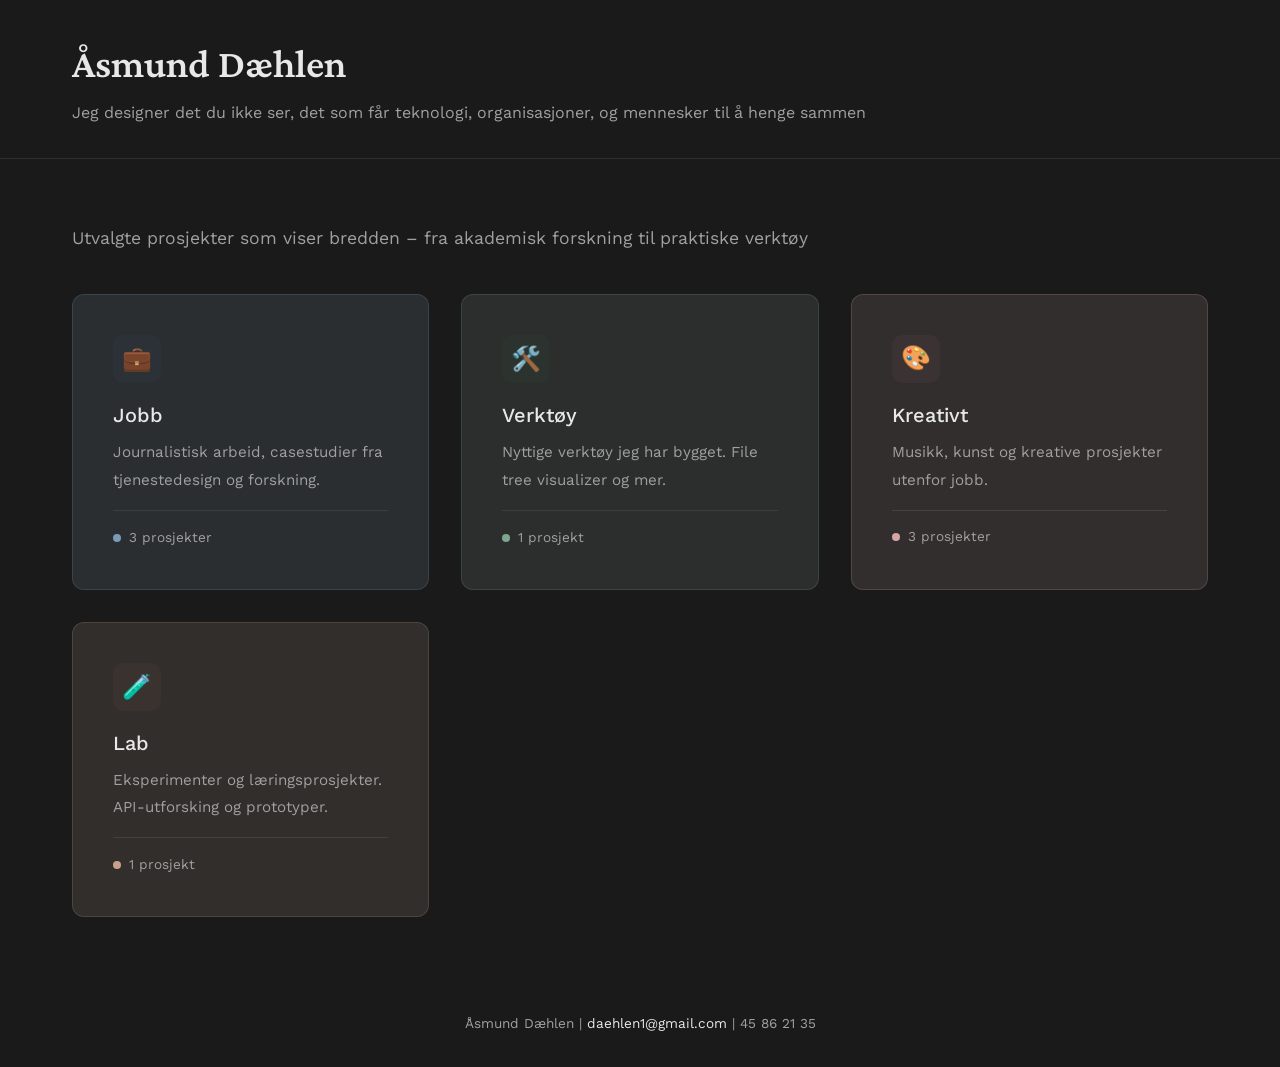
<file: index.html>
<!DOCTYPE html>
<html lang="no">
<head>
  <meta charset="UTF-8">
  <meta name="viewport" content="width=device-width, initial-scale=1.0">
  <title>Åsmund Dæhlen</title>
  <link rel="stylesheet" href="css/global.css">
  <link rel="stylesheet" href="css/main.css">
  <script type="module" src="js/CardFlip.js"></script>
</head>
<body>
  <header>
    <div class="header-content">
      <h1>Åsmund Dæhlen</h1>
      <p>Jeg designer det du ikke ser, det som får teknologi, organisasjoner, og mennesker til å henge sammen</p>
    </div>
  </header>

  <main>
    <p class="portfolio-intro">
      Utvalgte prosjekter som viser bredden – fra akademisk forskning til praktiske verktøy
    </p>

    <div class="apps-grid">
      <!-- Jobb - Multiple projects, flip interaction -->
      <div class="app-card-container" data-app="jobb" data-subprojects="multiple">
        <div class="app-card-inner">
          <!-- Front -->
          <div class="app-card app-card-front" data-app="jobb">
            <div class="app-icon">💼</div>
            <h3>Jobb</h3>
            <p>Journalistisk arbeid, casestudier fra tjenestedesign og forskning.</p>
            <div class="app-status">
              <span class="status-dot"></span>
              <span>3 prosjekter</span>
            </div>
          </div>

          <!-- Back -->
          <div class="app-card app-card-back" data-app="jobb">
            <h3>Jobb</h3>
            <ul class="subproject-menu">
              <li>
                <a href="/academic/journalist/">
                  <strong>Journalist</strong>
                  <span>Fotografi fra journalistisk arbeid</span>
                </a>
              </li>
              <li>
                <a href="/academic/" data-has-subcategories data-subcategory="akademisk">
                  <strong>Akademisk</strong>
                  <span>Casestudier fra tjenestedesign og forskning</span>
                </a>
              </li>
            </ul>

            <div class="subcategory-menu" data-subcategory-id="akademisk" hidden>
              <button class="subcategory-back">← Jobb</button>
              <h3>Akademisk</h3>
              <ul>
                <li><a href="/academic/masteroppgave.html"><strong>Masteroppgave</strong><span>Deltakende design og capability-tilnærming (2019)</span></a></li>
                <li><a href="/academic/Stipendatur.html"><strong>Stipendiatforskning</strong><span>Helsearbeidere som leder digital transformasjon (2020–2022)</span></a></li>
              </ul>
            </div>

            <button class="flip-back">← Tilbake</button>
          </div>
        </div>
      </div>

      <!-- Tools - Single project, flip interaction -->
      <div class="app-card-container" data-app="tools" data-subprojects="multiple">
        <div class="app-card-inner">
          <!-- Front -->
          <div class="app-card app-card-front" data-app="tools">
            <div class="app-icon">🛠️</div>
            <h3>Verktøy</h3>
            <p>Nyttige verktøy jeg har bygget. File tree visualizer og mer.</p>
            <div class="app-status">
              <span class="status-dot"></span>
              <span>1 prosjekt</span>
            </div>
          </div>

          <!-- Back -->
          <div class="app-card app-card-back" data-app="tools">
            <h3>Verktøy</h3>
            <ul class="subproject-menu">
              <li>
                <a href="/tools/">
                  <strong>File Tree Visualizer</strong>
                  <span>Interaktiv visualisering av kodebasestruktur</span>
                </a>
              </li>
            </ul>
            <button class="flip-back">← Tilbake</button>
          </div>
        </div>
      </div>

      <!-- Creative - Multiple projects, flip interaction -->
      <div class="app-card-container" data-app="creative" data-subprojects="multiple">
        <div class="app-card-inner">
          <!-- Front -->
          <div class="app-card app-card-front" data-app="creative">
            <div class="app-icon">🎨</div>
            <h3>Kreativt</h3>
            <p>Musikk, kunst og kreative prosjekter utenfor jobb.</p>
            <div class="app-status">
              <span class="status-dot"></span>
              <span>3 prosjekter</span>
            </div>
          </div>

          <!-- Back -->
          <div class="app-card app-card-back" data-app="creative">
            <h3>Kreativt</h3>
            <ul class="subproject-menu">
              <li>
                <a href="/creative/fotografi/">
                  <strong>Fotografi</strong>
                  <span>Bilder fra reiser og hverdagen</span>
                </a>
              </li>
              <li>
                <a href="/creative/billedkunst/" data-has-subcategories data-subcategory="billedkunst">
                  <strong>Billedkunst</strong>
                  <span>Malerier, tegninger og digitale arbeider</span>
                </a>
              </li>
              <li>
                <a href="/creative/musikk/" data-has-subcategories data-subcategory="musikk">
                  <strong>Musikk</strong>
                  <span>Komposisjoner og lydeksperimenter</span>
                </a>
              </li>
            </ul>

            <div class="subcategory-menu" data-subcategory-id="billedkunst" hidden>
              <button class="subcategory-back">← Kreativt</button>
              <h3>Billedkunst</h3>
              <ul>
                <li><a href="/creative/billedkunst/malerier/"><strong>Malerier</strong><span>85 bilder</span></a></li>
                <li><a href="/creative/billedkunst/tresnitt/"><strong>Tresnitt</strong><span>35 bilder</span></a></li>
                <li><a href="/creative/billedkunst/prosessen/"><strong>Prosessen</strong><span>51 bilder</span></a></li>
              </ul>
            </div>

            <div class="subcategory-menu" data-subcategory-id="musikk" hidden>
              <button class="subcategory-back">← Kreativt</button>
              <h3>Musikk</h3>
              <ul>
                <li><a href="/creative/musikk/"><strong>Kommer snart</strong></a></li>
              </ul>
            </div>

            <button class="flip-back">← Tilbake</button>
          </div>
        </div>
      </div>

      <!-- Lab - Single project, flip interaction -->
      <div class="app-card-container" data-app="lab" data-subprojects="multiple">
        <div class="app-card-inner">
          <!-- Front -->
          <div class="app-card app-card-front" data-app="lab">
            <div class="app-icon">🧪</div>
            <h3>Lab</h3>
            <p>Eksperimenter og læringsprosjekter. API-utforsking og prototyper.</p>
            <div class="app-status">
              <span class="status-dot"></span>
              <span>1 prosjekt</span>
            </div>
          </div>

          <!-- Back -->
          <div class="app-card app-card-back" data-app="lab">
            <h3>Lab</h3>
            <ul class="subproject-menu">
              <li>
                <a href="/lab/">
                  <strong>Pasientjournal</strong>
                  <span>Tooltip, API og AI integrasjonstest</span>
                </a>
              </li>
            </ul>
            <button class="flip-back">← Tilbake</button>
          </div>
        </div>
      </div>
    </div>
  </main>

  <footer>
    <p>Åsmund Dæhlen | <a href="mailto:daehlen1@gmail.com">daehlen1@gmail.com</a> | 45 86 21 35</p>
  </footer>
</body>
</html>
</file>
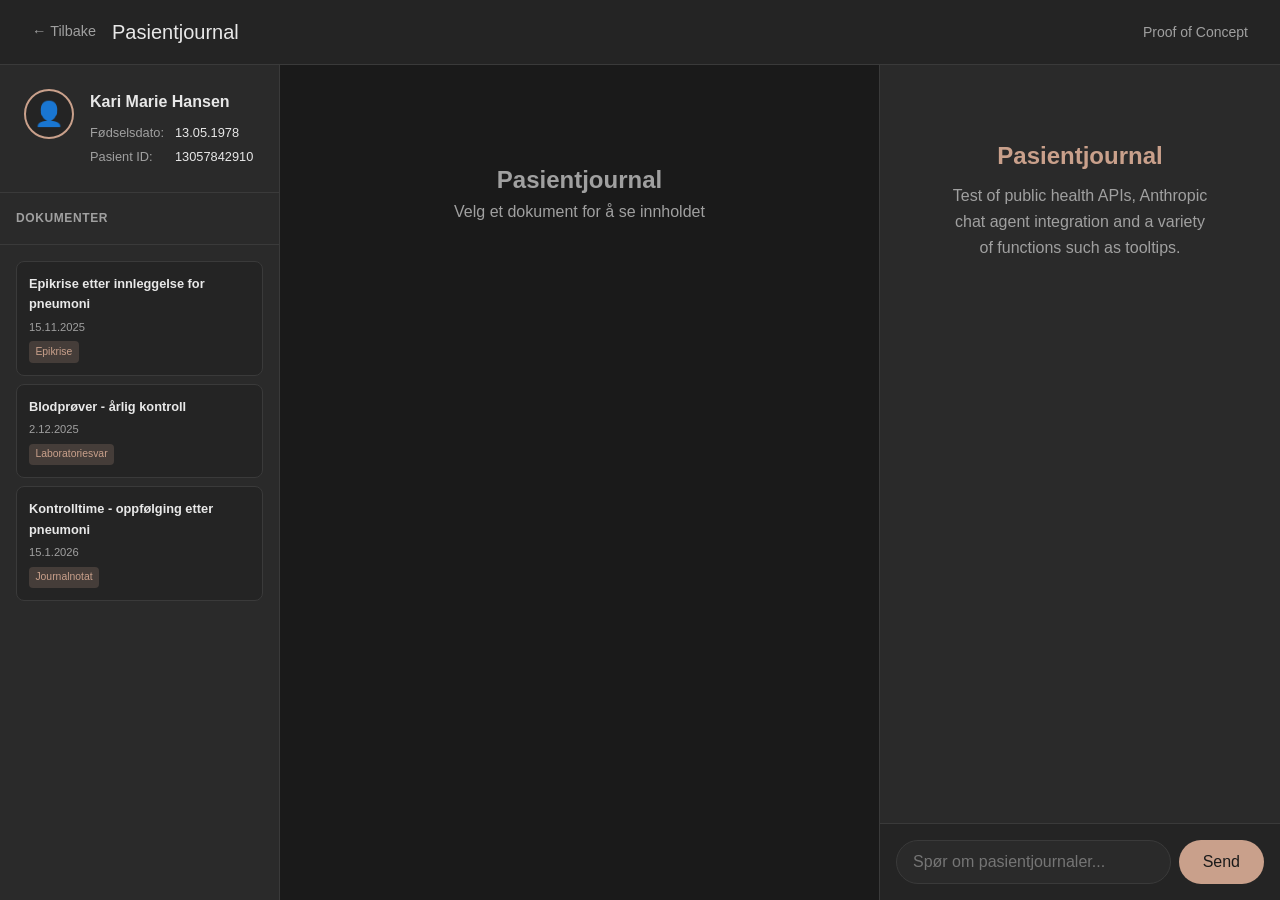
<file: lab/index.html>
<!DOCTYPE html>
<html lang="no">
<head>
  <meta charset="UTF-8">
  <meta name="viewport" content="width=device-width, initial-scale=1.0">
  <title>Pasientjournal - Lab</title>
  <link rel="stylesheet" href="/css/global.css">
  <link rel="stylesheet" href="css/lab.css">
</head>
<body>
  <header>
    <div class="header-left">
      <a href="/" class="back-link">← Tilbake</a>
      <h1>Pasientjournal</h1>
    </div>
    <span class="status">Proof of Concept</span>
  </header>

  <main>
    <!-- Left: Documents Panel -->
    <aside class="documents-panel">
      <div class="patient-card">
        <div class="patient-icon">👤</div>
        <div class="patient-info">
          <h3>Kari Marie Hansen</h3>
          <div class="patient-details">
            <div class="detail-row">
              <span class="detail-label">Fødselsdato:</span>
              <span class="detail-value">13.05.1978</span>
            </div>
            <div class="detail-row">
              <span class="detail-label">Pasient ID:</span>
              <span class="detail-value">13057842910</span>
            </div>
          </div>
        </div>
      </div>
      <div class="documents-header">
        <h2>Dokumenter</h2>
      </div>
      <div class="document-list">
        <div id="documents-list">
          <!-- Documents will be loaded here -->
        </div>
      </div>
    </aside>

    <!-- Middle: Document Viewer -->
    <div class="document-viewer">
      <div id="viewer-content">
        <div class="viewer-empty">
          <h2>Pasientjournal</h2>
          <p>Velg et dokument for å se innholdet</p>
        </div>
      </div>
    </div>

    <!-- Right: Chat -->
    <div class="chat-container">
      <div class="chat-messages" id="chat-messages">
        <div class="welcome-message">
          <h2>Pasientjournal</h2>
          <p>Test of public health APIs, Anthropic chat agent integration and a variety of functions such as tooltips.</p>
        </div>
      </div>

      <div class="chat-input-container">
        <div class="chat-input-wrapper">
          <input
            type="text"
            id="chat-input"
            placeholder="Spør om pasientjournaler..."
            autocomplete="off"
          >
          <button id="send-btn">Send</button>
        </div>
      </div>
    </div>
  </main>

  <script type="module" src="js/app.js"></script>
</body>
</html>
</file>
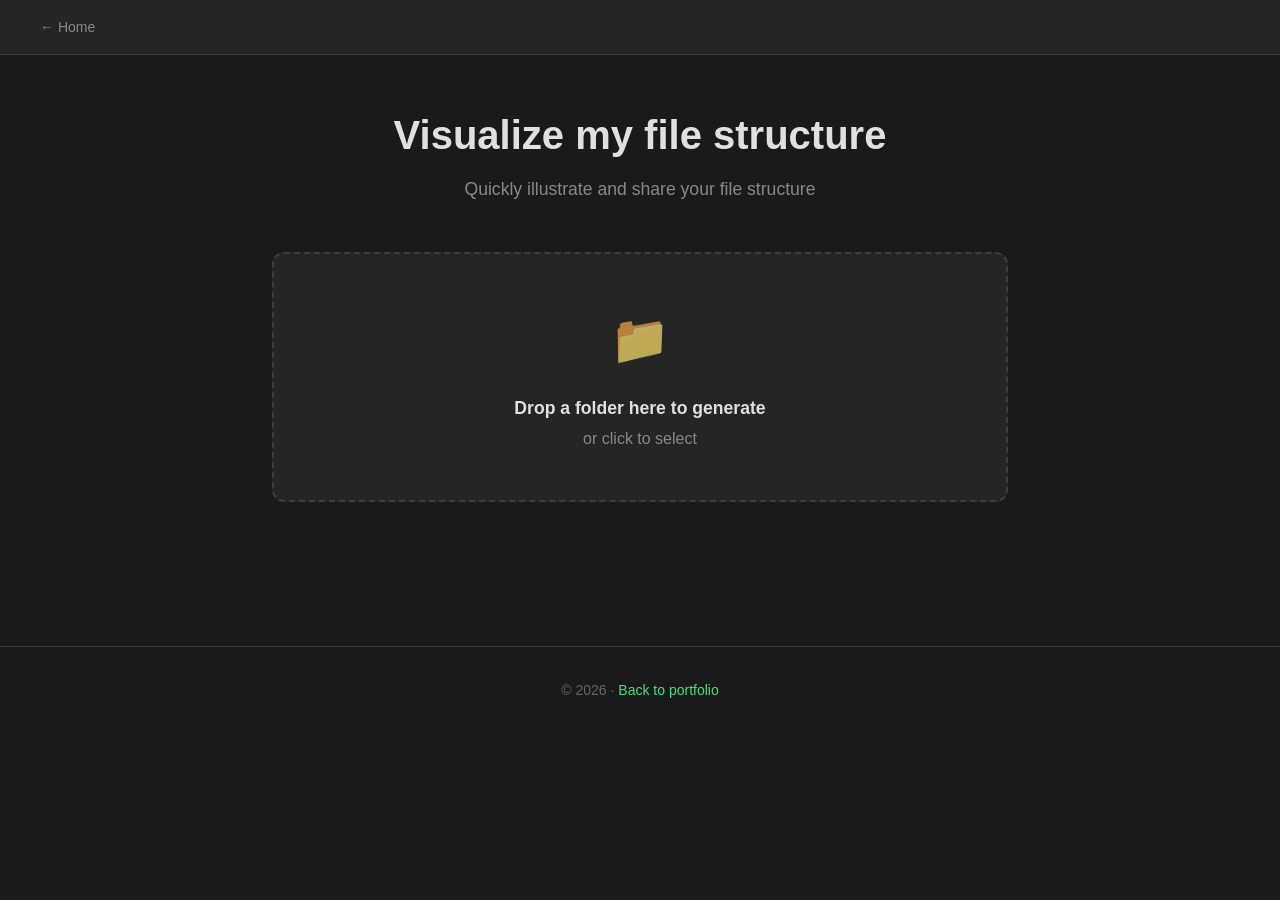
<file: tools/index.html>
<!DOCTYPE html>
<html lang="en">
<head>
  <meta charset="UTF-8">
  <meta name="viewport" content="width=device-width, initial-scale=1.0">
  <title>Visualize my file structure</title>
  <link rel="stylesheet" href="/css/global.css">
  <link rel="stylesheet" href="css/tools.css">
</head>
<body>
  <header class="site-header">
    <nav>
      <a href="/" class="back-link">&larr; Home</a>
    </nav>
  </header>

  <main class="main-content">
    <section class="hero">
      <h1>Visualize my file structure</h1>
      <p>Quickly illustrate and share your file structure</p>
    </section>

    <div id="drop-zone" class="drop-zone">
      <div class="drop-zone-icon">📁</div>
      <div class="drop-zone-text">
        <strong>Drop a folder here to generate</strong>
        or click to select
      </div>
      <input type="file" id="file-input" webkitdirectory directory multiple>
    </div>

    <section id="output-section" class="output-section">
      <div class="output-header">
        <div class="output-left">
          <div class="toggle-container">
            <span class="toggle-label">Simple</span>
            <label class="toggle-switch">
              <input type="checkbox" id="view-toggle">
              <span class="toggle-slider"></span>
            </label>
            <span class="toggle-label">Full</span>
          </div>
          <span id="output-info" class="output-info"></span>
        </div>
        <button id="copy-btn" class="copy-btn">
          <svg xmlns="http://www.w3.org/2000/svg" fill="none" viewBox="0 0 24 24" stroke="currentColor">
            <path stroke-linecap="round" stroke-linejoin="round" stroke-width="2" d="M8 16H6a2 2 0 01-2-2V6a2 2 0 012-2h8a2 2 0 012 2v2m-6 12h8a2 2 0 002-2v-8a2 2 0 00-2-2h-8a2 2 0 00-2 2v8a2 2 0 002 2z" />
          </svg>
          Copy to clipboard
        </button>
      </div>
      <pre id="output-box" class="output-box" tabindex="0"></pre>
    </section>
  </main>

  <footer class="site-footer">
    <p>&copy; 2026 &middot; <a href="/">Back to portfolio</a></p>
  </footer>

  <script src="js/app.js"></script>
</body>
</html>
</file>
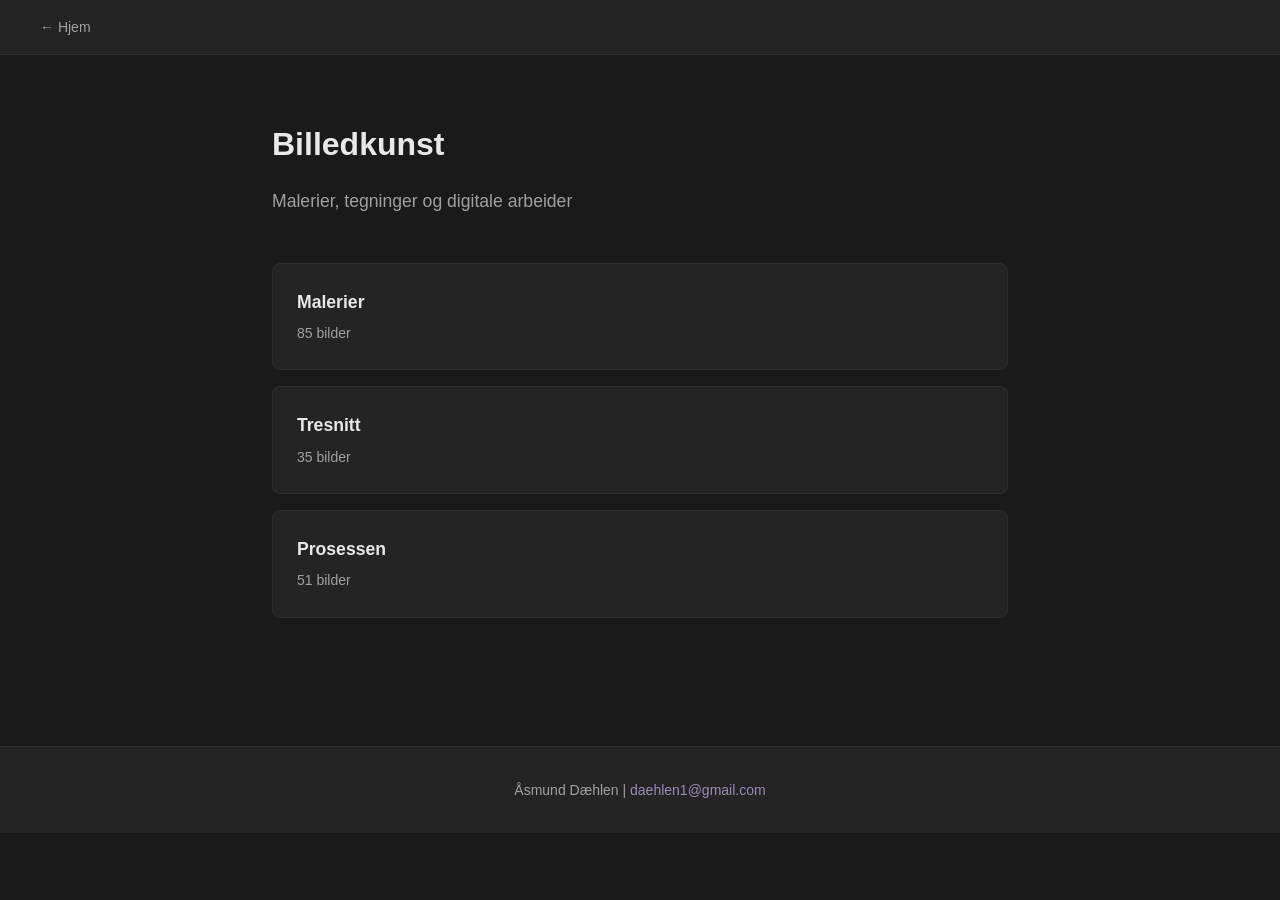
<file: creative/billedkunst/index.html>
<!DOCTYPE html>
<html lang="no">
<head>
  <meta charset="UTF-8">
  <meta name="viewport" content="width=device-width, initial-scale=1.0">
  <title>Billedkunst | Åsmund Dæhlen</title>
  <link rel="stylesheet" href="/css/global.css">
  <style>
    main {
      max-width: var(--max-width-content);
      margin: 0 auto;
      padding: var(--spacing-3xl) var(--spacing-xl);
    }

    h1 {
      font-size: var(--font-size-3xl);
      margin-bottom: var(--spacing-md);
    }

    .intro {
      color: var(--color-text-secondary);
      font-size: var(--font-size-lg);
      margin-bottom: var(--spacing-2xl);
    }

    .placeholder {
      background: var(--color-bg-elevated);
      border: 1px dashed var(--color-border-subtle);
      border-radius: var(--border-radius-lg);
      padding: var(--spacing-3xl);
      text-align: center;
      color: var(--color-text-secondary);
    }
  </style>
</head>
<body>
  <header class="site-header">
    <nav>
      <a href="/" class="back-link">← Hjem</a>
    </nav>
  </header>

  <main>
    <h1>Billedkunst</h1>
    <p class="intro">Malerier, tegninger og digitale arbeider</p>

    <div class="categories">
      <a href="malerier/" class="category-link">
        <strong>Malerier</strong>
        <span>85 bilder</span>
      </a>
      <a href="tresnitt/" class="category-link">
        <strong>Tresnitt</strong>
        <span>35 bilder</span>
      </a>
      <a href="prosessen/" class="category-link">
        <strong>Prosessen</strong>
        <span>51 bilder</span>
      </a>
    </div>

    <style>
      .categories {
        display: flex;
        flex-direction: column;
        gap: var(--spacing-md);
      }

      .category-link {
        display: block;
        background: var(--color-bg-elevated);
        border: 1px solid var(--color-border-subtle);
        border-radius: var(--border-radius-lg);
        padding: var(--spacing-lg);
        text-decoration: none;
        transition: border-color var(--transition-base);
      }

      .category-link:hover {
        border-color: var(--color-accent);
      }

      .category-link strong {
        display: block;
        color: var(--color-text-primary);
        font-size: var(--font-size-lg);
        margin-bottom: var(--spacing-xs);
      }

      .category-link span {
        color: var(--color-text-secondary);
        font-size: var(--font-size-sm);
      }
    </style>
  </main>

  <footer class="site-footer">
    <p>Åsmund Dæhlen | <a href="mailto:daehlen1@gmail.com">daehlen1@gmail.com</a></p>
  </footer>
</body>
</html>
</file>
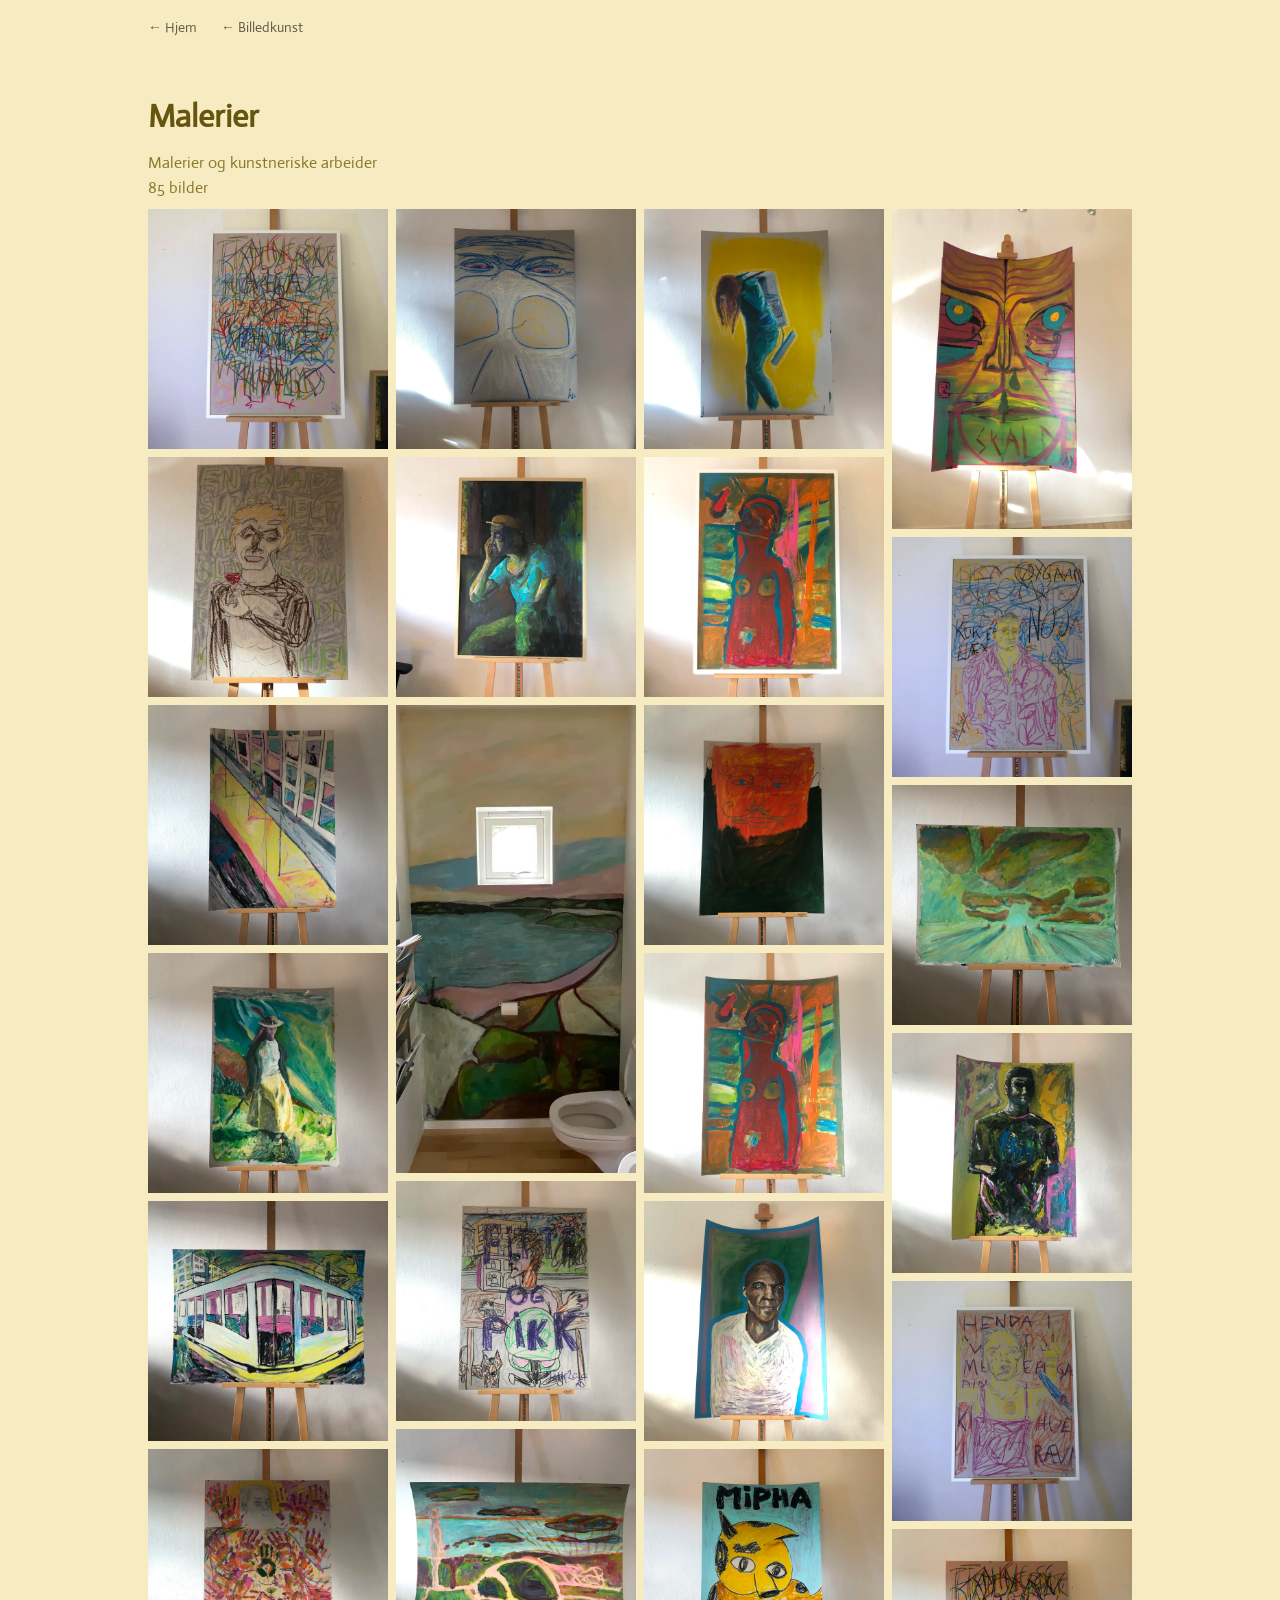
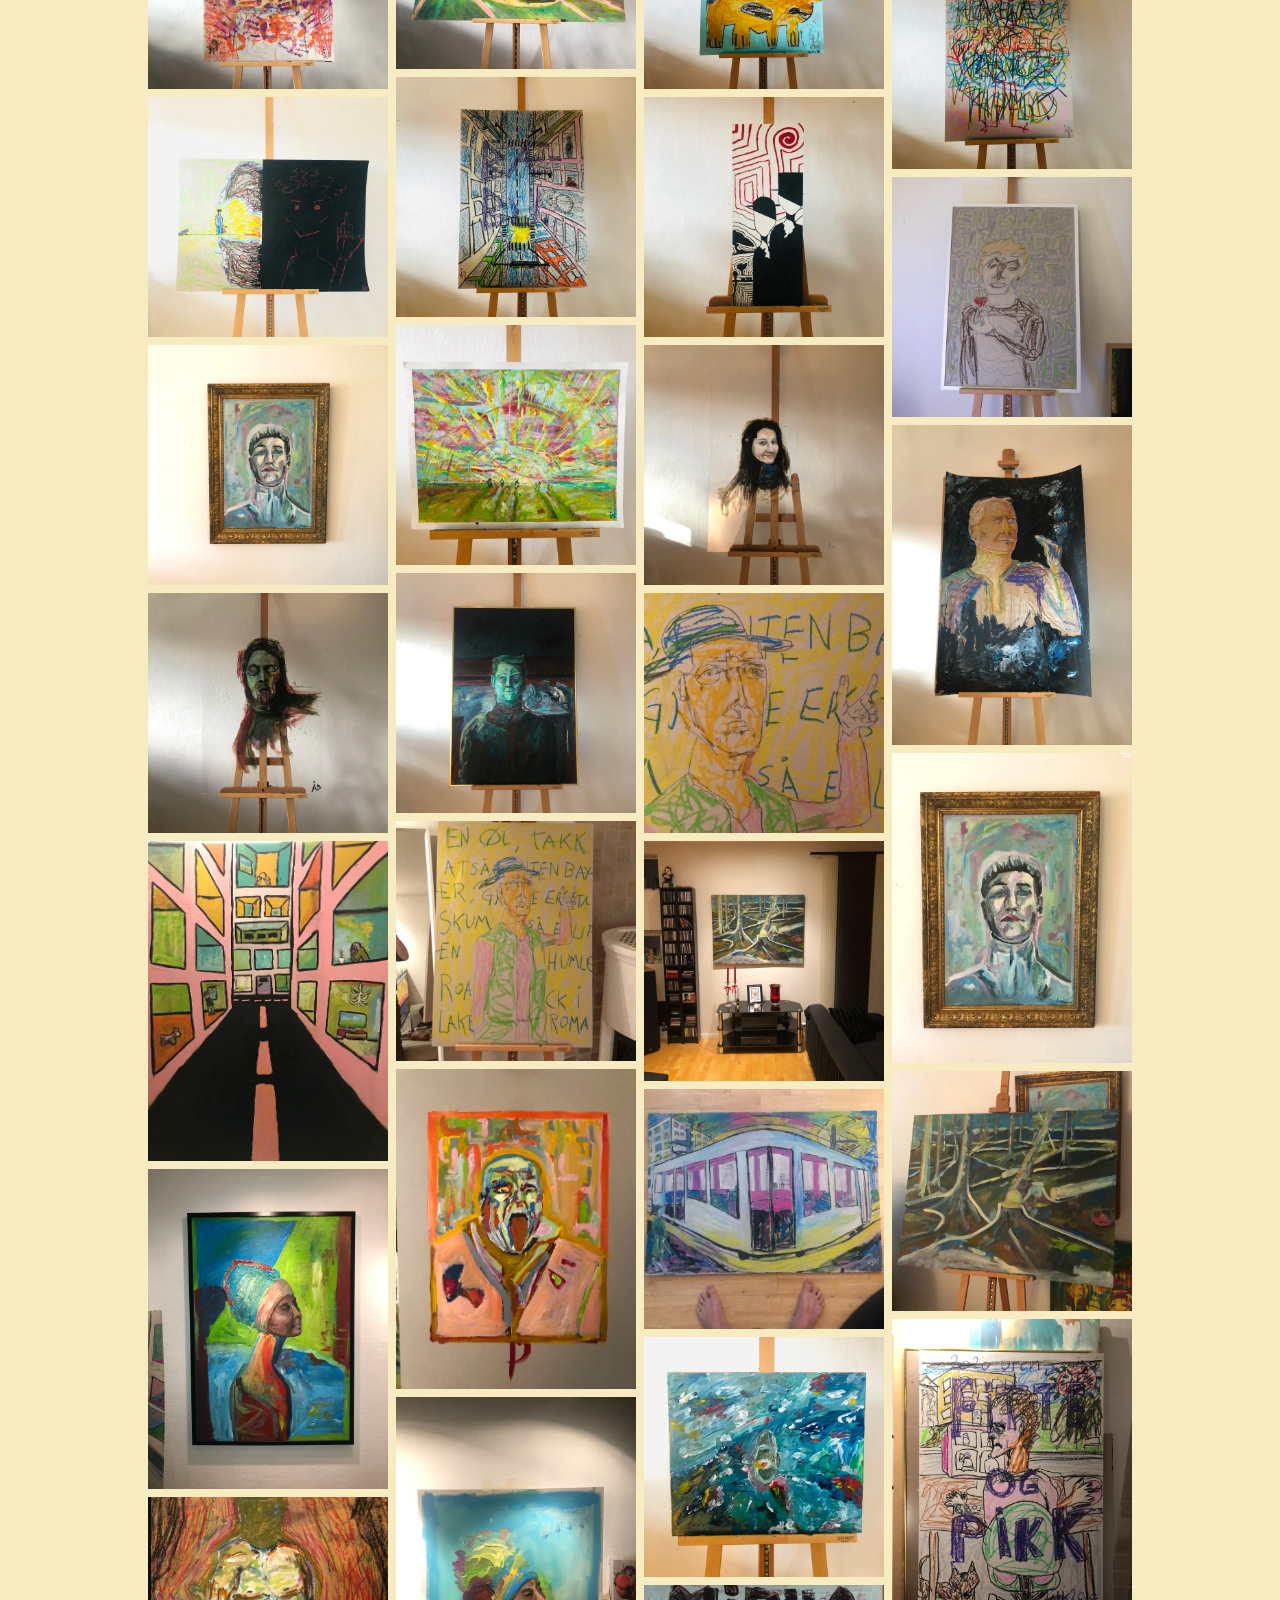
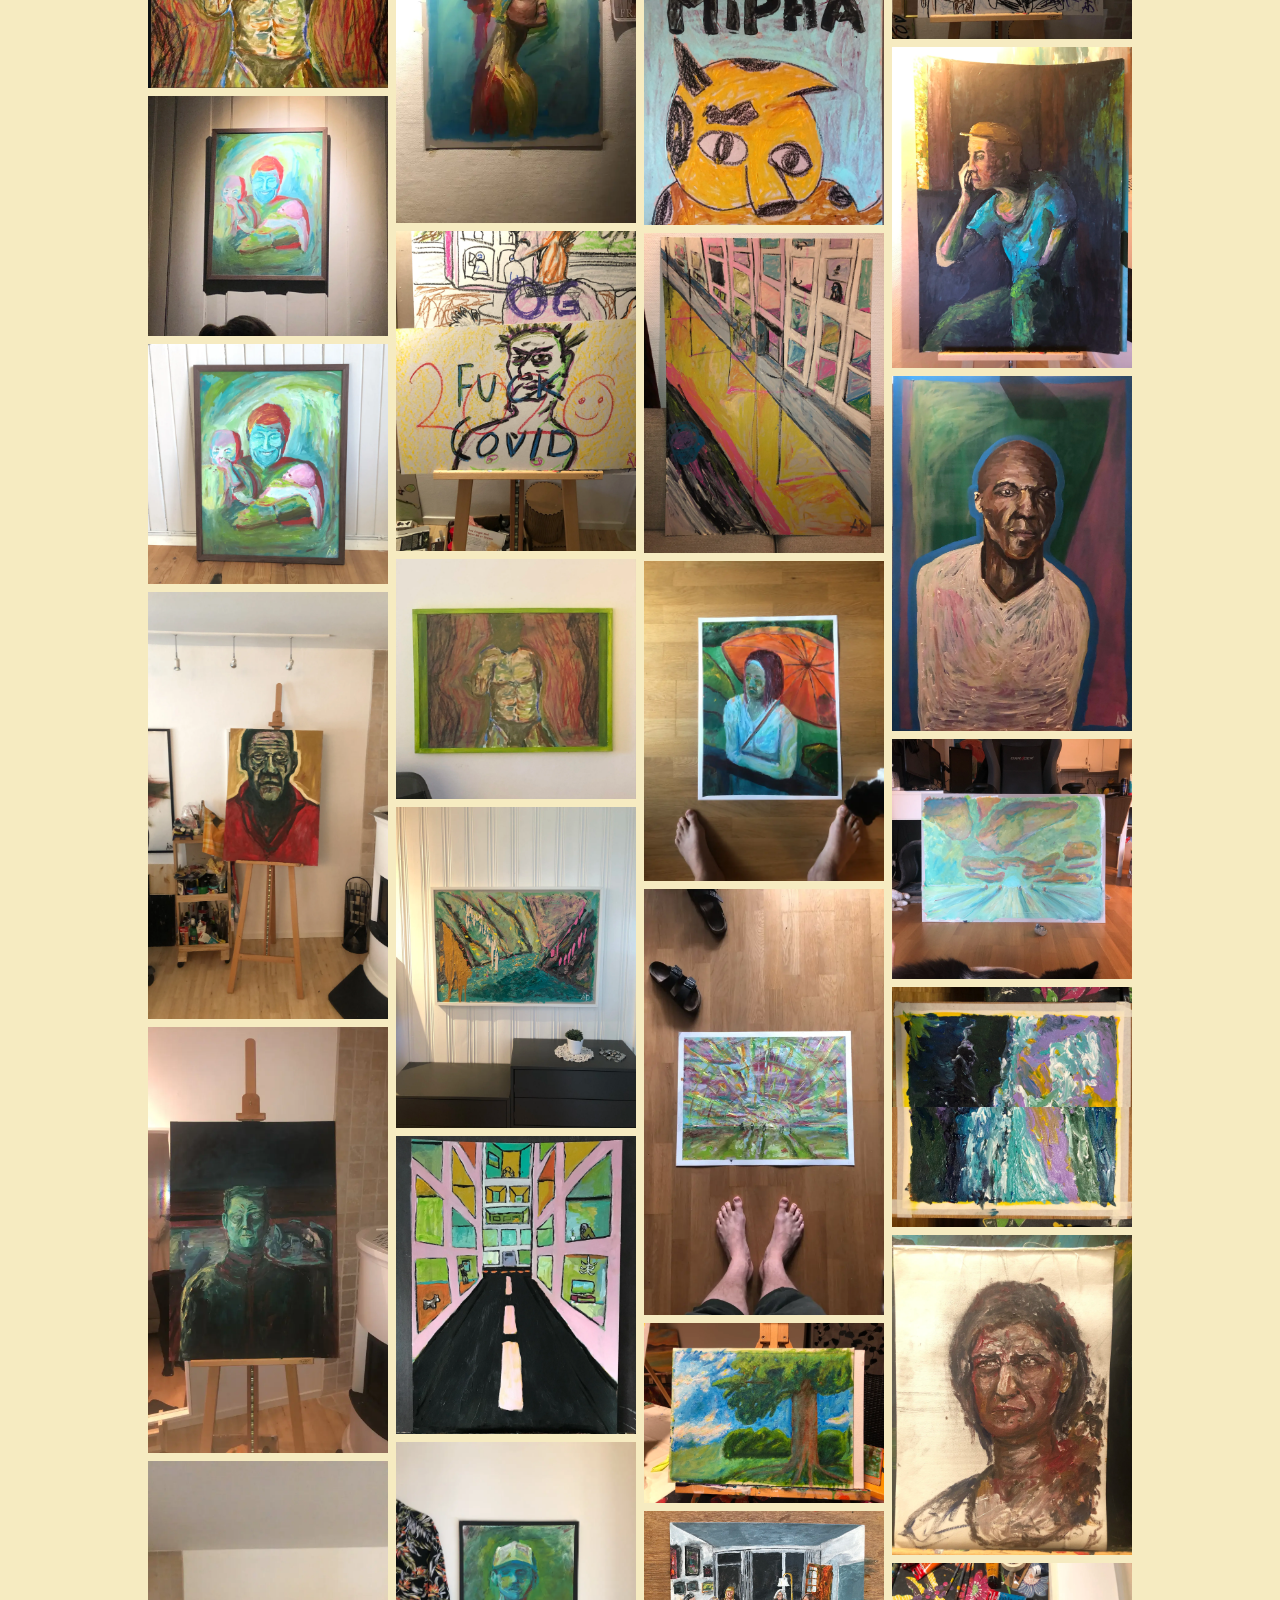
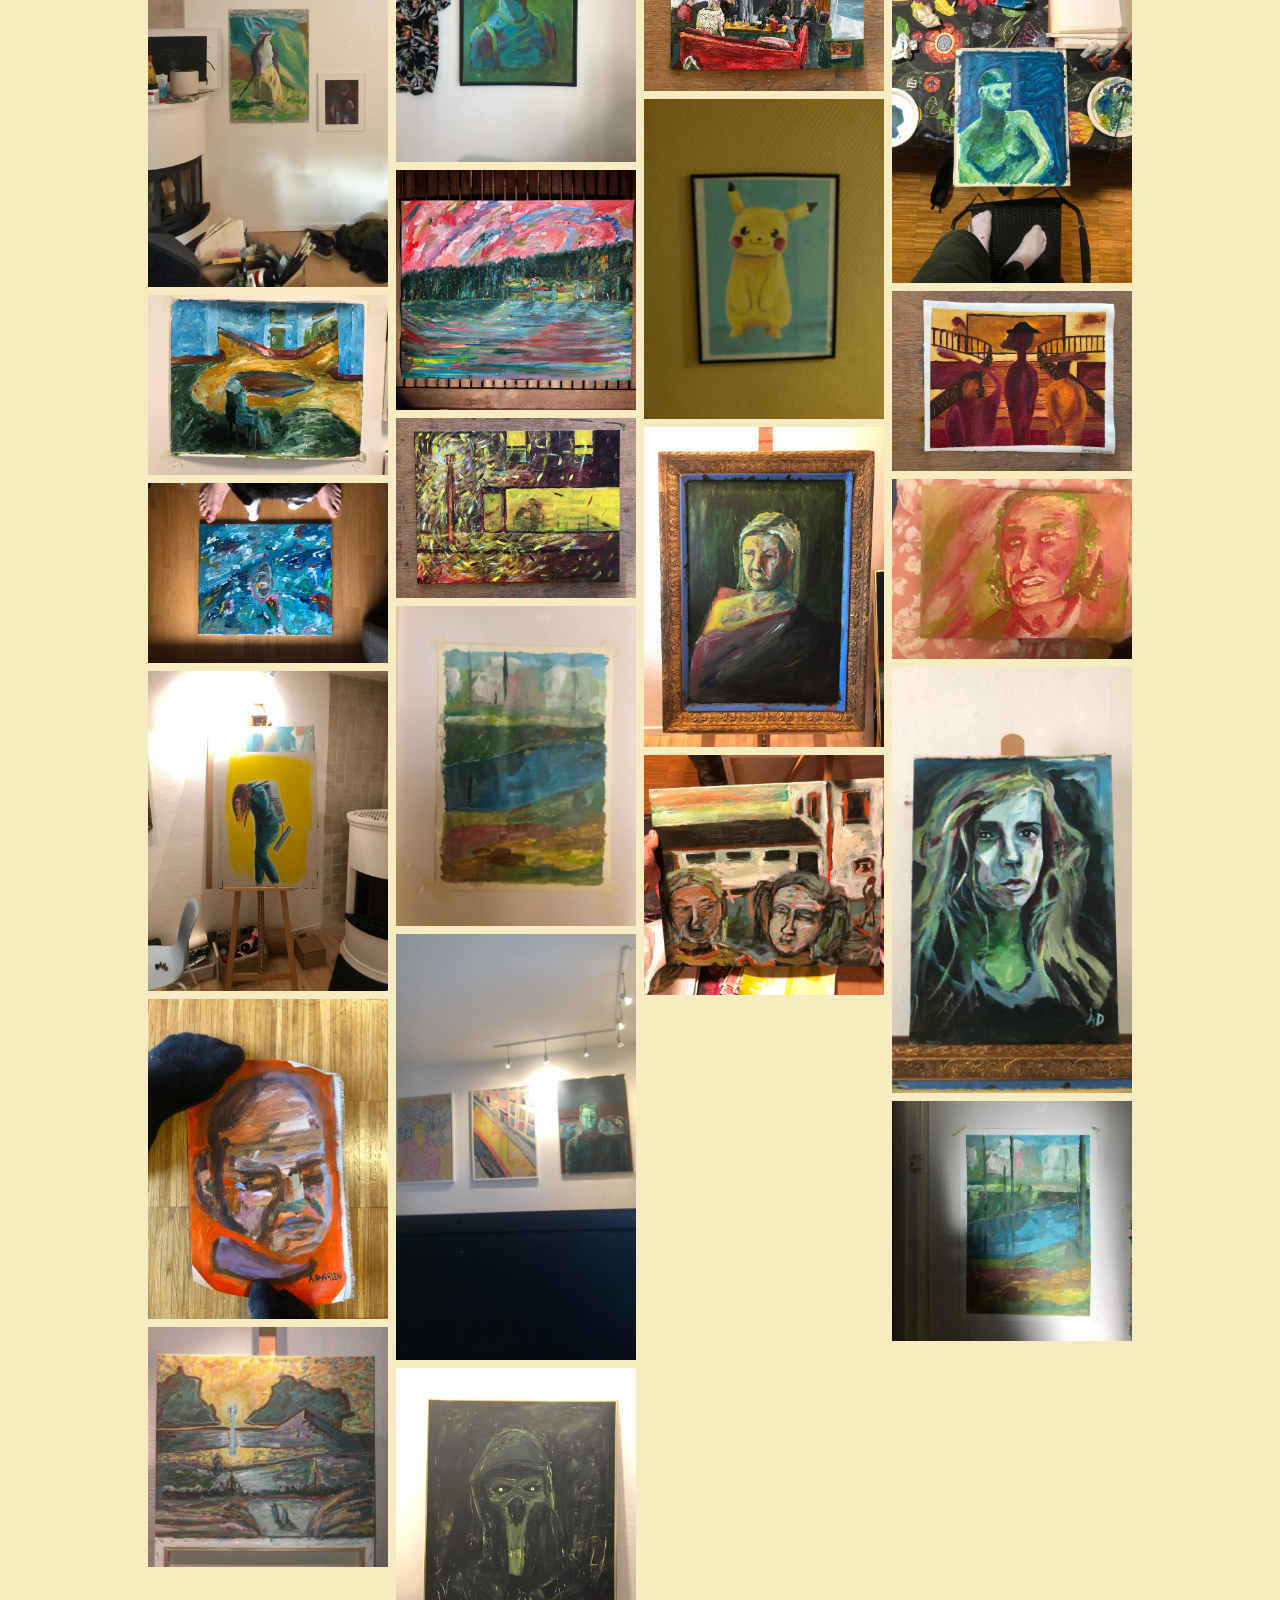
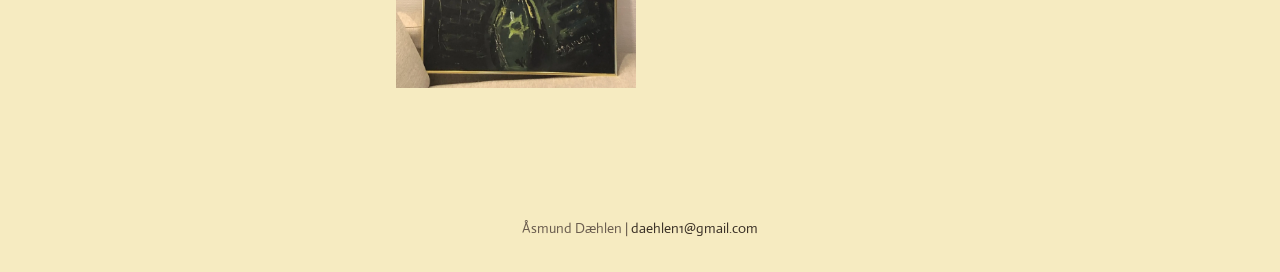
<file: creative/billedkunst/malerier/index.html>
<!DOCTYPE html>
<html lang="no">
<head>
  <meta charset="UTF-8">
  <meta name="viewport" content="width=device-width, initial-scale=1.0">
  <title>Malerier | Åsmund Dæhlen</title>
  <link rel="stylesheet" href="/css/global.css">
  <link rel="stylesheet" href="/css/creative.css">
  <style>
    .site-header nav {
      max-width: 1000px;
      padding: 0 8px;
    }

    h1 { color: var(--creative-heading); }

    .intro,
    .image-count {
      color: var(--creative-accent);
      padding-left: 8px;
    }

    main {
      max-width: 1000px;
      margin: 0 auto;
      padding: var(--spacing-xl) 0;
    }

    h1 {
      font-size: var(--font-size-3xl);
      margin-bottom: var(--spacing-sm);
      padding-left: 8px;
    }

    /* W3Schools Responsive Image Grid */
    .row {
      display: flex;
      flex-wrap: wrap;
      padding: 0 4px;
    }

    .column {
      flex: 25%;
      max-width: 25%;
      padding: 0 4px;
    }

    .column img {
      margin-top: 8px;
      vertical-align: middle;
      width: 100%;
    }

    @media screen and (max-width: 800px) {
      .column {
        flex: 50%;
        max-width: 50%;
      }
    }

    @media screen and (max-width: 600px) {
      .column {
        flex: 100%;
        max-width: 100%;
      }
    }
  </style>
</head>
<body>
  <header class="site-header">
    <nav>
      <a href="/" class="back-link">← Hjem</a>
      <a href="/creative/billedkunst/" class="back-link">← Billedkunst</a>
      <div class="social-links">
        <a href="https://www.instagram.com/daehln/" target="_blank" rel="noopener" aria-label="Instagram">
          <svg viewBox="0 0 24 24" xmlns="http://www.w3.org/2000/svg"><path d="M12 2.163c3.204 0 3.584.012 4.85.07 3.252.148 4.771 1.691 4.919 4.919.058 1.265.069 1.645.069 4.849 0 3.205-.012 3.584-.069 4.849-.149 3.225-1.664 4.771-4.919 4.919-1.266.058-1.644.07-4.85.07-3.204 0-3.584-.012-4.849-.07-3.26-.149-4.771-1.699-4.919-4.92-.058-1.265-.07-1.644-.07-4.849 0-3.204.013-3.583.07-4.849.149-3.227 1.664-4.771 4.919-4.919 1.266-.057 1.645-.069 4.849-.069zM12 0C8.741 0 8.333.014 7.053.072 2.695.272.273 2.69.073 7.052.014 8.333 0 8.741 0 12c0 3.259.014 3.668.072 4.948.2 4.358 2.618 6.78 6.98 6.98C8.333 23.986 8.741 24 12 24c3.259 0 3.668-.014 4.948-.072 4.354-.2 6.782-2.618 6.979-6.98.059-1.28.073-1.689.073-4.948 0-3.259-.014-3.667-.072-4.947-.196-4.354-2.617-6.78-6.979-6.98C15.668.014 15.259 0 12 0zm0 5.838a6.162 6.162 0 100 12.324 6.162 6.162 0 000-12.324zM12 16a4 4 0 110-8 4 4 0 010 8zm6.406-11.845a1.44 1.44 0 100 2.881 1.44 1.44 0 000-2.881z"/></svg>
        </a>
      </div>
    </nav>
  </header>

  <main>
    <h1>Malerier</h1>
    <p class="intro">Malerier og kunstneriske arbeider</p>
    <p class="image-count">85 bilder</p>

    <div class="row">
      <div class="column">
        <img src="01%20%281%29.webp" alt="Maleri" loading="lazy">
        <img src="01%20%2813%29.webp" alt="Maleri" loading="lazy">
        <img src="01%20%2818%29.webp" alt="Maleri" loading="lazy">
        <img src="01%20%2823%29.webp" alt="Maleri" loading="lazy">
        <img src="01%20%2827%29.webp" alt="Maleri" loading="lazy">
        <img src="01%20%2830%29.webp" alt="Maleri" loading="lazy">
        <img src="01%20%2834%29.webp" alt="Maleri" loading="lazy">
        <img src="01%20%285%29.webp" alt="Maleri" loading="lazy">
        <img src="01%208%29.webp" alt="Maleri" loading="lazy">
        <img src="01.webp" alt="Maleri" loading="lazy">
        <img src="02%20%2812%29.webp" alt="Maleri" loading="lazy">
        <img src="02%20%284%29.webp" alt="Maleri" loading="lazy">
        <img src="02%20%288%29.webp" alt="Maleri" loading="lazy">
        <img src="02EEF32A2E-9B83-4EF2-B8A9-F528BB7CEDAE.webp" alt="Maleri" loading="lazy">
        <img src="2706D581-3915-4930-A2F3-39AD04FF2581.webp" alt="Maleri" loading="lazy">
        <img src="4FDD2946-0AE9-4A2E-99FE-92ABBA195696.webp" alt="Maleri" loading="lazy">
        <img src="8F28223E-CCDB-4F00-BC4F-EF492A280670.webp" alt="Maleri" loading="lazy">
        <img src="IMG_1588.webp" alt="Maleri" loading="lazy">
        <img src="IMG_1641.webp" alt="Maleri" loading="lazy">
        <img src="IMG_2726.webp" alt="Maleri" loading="lazy">
        <img src="IMG_3346.webp" alt="Maleri" loading="lazy">
        <img src="%C3%851D1D8DC7-D1AD-410D-8DCF-8CE2E923EB68.webp" alt="Maleri" loading="lazy">
      </div>
      <div class="column">
        <img src="01%20%2810%29.webp" alt="Maleri" loading="lazy">
        <img src="01%20%2814%29.webp" alt="Maleri" loading="lazy">
        <img src="01%20%282%29.webp" alt="Maleri" loading="lazy">
        <img src="01%20%2824%29.webp" alt="Maleri" loading="lazy">
        <img src="01%20%2828%29.webp" alt="Maleri" loading="lazy">
        <img src="01%20%2831%29.webp" alt="Maleri" loading="lazy">
        <img src="01%20%2835%29.webp" alt="Maleri" loading="lazy">
        <img src="01%20%287%29.webp" alt="Maleri" loading="lazy">
        <img src="01%20%C3%85%C3%85%C3%85%20%282%29.webp" alt="Maleri" loading="lazy">
        <img src="02%20%281%29.webp" alt="Maleri" loading="lazy">
        <img src="02%20%2813%29.webp" alt="Maleri" loading="lazy">
        <img src="02%20%285%29.webp" alt="Maleri" loading="lazy">
        <img src="02%20%289%29.webp" alt="Maleri" loading="lazy">
        <img src="02IMG_2142.webp" alt="Maleri" loading="lazy">
        <img src="2A447E29-573B-4694-BE37-920BFE431460.webp" alt="Maleri" loading="lazy">
        <img src="4FDD7B7C-E937-430F-AF8C-36B9E6622B30.webp" alt="Maleri" loading="lazy">
        <img src="E7530833-3B6E-42A7-89DF-435B54E29E71.webp" alt="Maleri" loading="lazy">
        <img src="IMG_1591.webp" alt="Maleri" loading="lazy">
        <img src="IMG_1748.webp" alt="Maleri" loading="lazy">
        <img src="IMG_3004.webp" alt="Maleri" loading="lazy">
        <img src="IMG_3402.webp" alt="Maleri" loading="lazy">
      </div>
      <div class="column">
        <img src="01%20%2811%29.webp" alt="Maleri" loading="lazy">
        <img src="01%20%2815%29.webp" alt="Maleri" loading="lazy">
        <img src="01%20%2821%29.webp" alt="Maleri" loading="lazy">
        <img src="01%20%2825%29.webp" alt="Maleri" loading="lazy">
        <img src="01%20%2829%29.webp" alt="Maleri" loading="lazy">
        <img src="01%20%2832%29.webp" alt="Maleri" loading="lazy">
        <img src="01%20%2836%29.webp" alt="Maleri" loading="lazy">
        <img src="01%20%288%29.webp" alt="Maleri" loading="lazy">
        <img src="01%20%C3%85%C3%85%C3%85.webp" alt="Maleri" loading="lazy">
        <img src="02%20%2810%29.webp" alt="Maleri" loading="lazy">
        <img src="02%20%2814%29.webp" alt="Maleri" loading="lazy">
        <img src="02%20%286%29.webp" alt="Maleri" loading="lazy">
        <img src="02.webp" alt="Maleri" loading="lazy">
        <img src="02IMG_2606%281%29.webp" alt="Maleri" loading="lazy">
        <img src="2E049EEA-3140-4A63-AF0F-71BFCB379D81.webp" alt="Maleri" loading="lazy">
        <img src="5E737C23-CEAC-448A-8A9D-399C52F82840.webp" alt="Maleri" loading="lazy">
        <img src="IMG_1355.webp" alt="Maleri" loading="lazy">
        <img src="IMG_1592.webp" alt="Maleri" loading="lazy">
        <img src="IMG_2483.webp" alt="Maleri" loading="lazy">
        <img src="IMG_3130.webp" alt="Maleri" loading="lazy">
        <img src="IMG_3502.webp" alt="Maleri" loading="lazy">
      </div>
      <div class="column">
        <img src="01%20%2812%29.webp" alt="Maleri" loading="lazy">
        <img src="01%20%2817%29.webp" alt="Maleri" loading="lazy">
        <img src="01%20%2822%29.webp" alt="Maleri" loading="lazy">
        <img src="01%20%2826%29.webp" alt="Maleri" loading="lazy">
        <img src="01%20%283%29.webp" alt="Maleri" loading="lazy">
        <img src="01%20%2833%29.webp" alt="Maleri" loading="lazy">
        <img src="01%20%284%29.webp" alt="Maleri" loading="lazy">
        <img src="01%20%289%29.webp" alt="Maleri" loading="lazy">
        <img src="01%20%C3%85%C3%85%C3%85%C3%85%C3%85%C3%85.webp" alt="Maleri" loading="lazy">
        <img src="02%20%2811%29.webp" alt="Maleri" loading="lazy">
        <img src="02%20%282%29.webp" alt="Maleri" loading="lazy">
        <img src="02%20%287%29.webp" alt="Maleri" loading="lazy">
        <img src="02D8EAE32E-76E3-4732-89B7-1DA2523E20F7.webp" alt="Maleri" loading="lazy">
        <img src="07A18D80-D01D-470C-9BC4-9A226EB731A7.webp" alt="Maleri" loading="lazy">
        <img src="35698EDC-4619-46B4-A2A8-1686612E46D0%281%29.webp" alt="Maleri" loading="lazy">
        <img src="63649639791__C84B3C5C-1006-4D9B-AD03-A0A85254BD35.webp" alt="Maleri" loading="lazy">
        <img src="IMG_1563.webp" alt="Maleri" loading="lazy">
        <img src="IMG_1596.webp" alt="Maleri" loading="lazy">
        <img src="IMG_2547.webp" alt="Maleri" loading="lazy">
        <img src="IMG_3132.webp" alt="Maleri" loading="lazy">
        <img src="%C3%851A83B8C1-FE08-4167-956C-4CE89B4632C0.webp" alt="Maleri" loading="lazy">
      </div>
    </div>
  </main>

  <footer class="site-footer">
    <p>Åsmund Dæhlen | <a href="mailto:daehlen1@gmail.com">daehlen1@gmail.com</a></p>
  </footer>
</body>
</html>
</file>
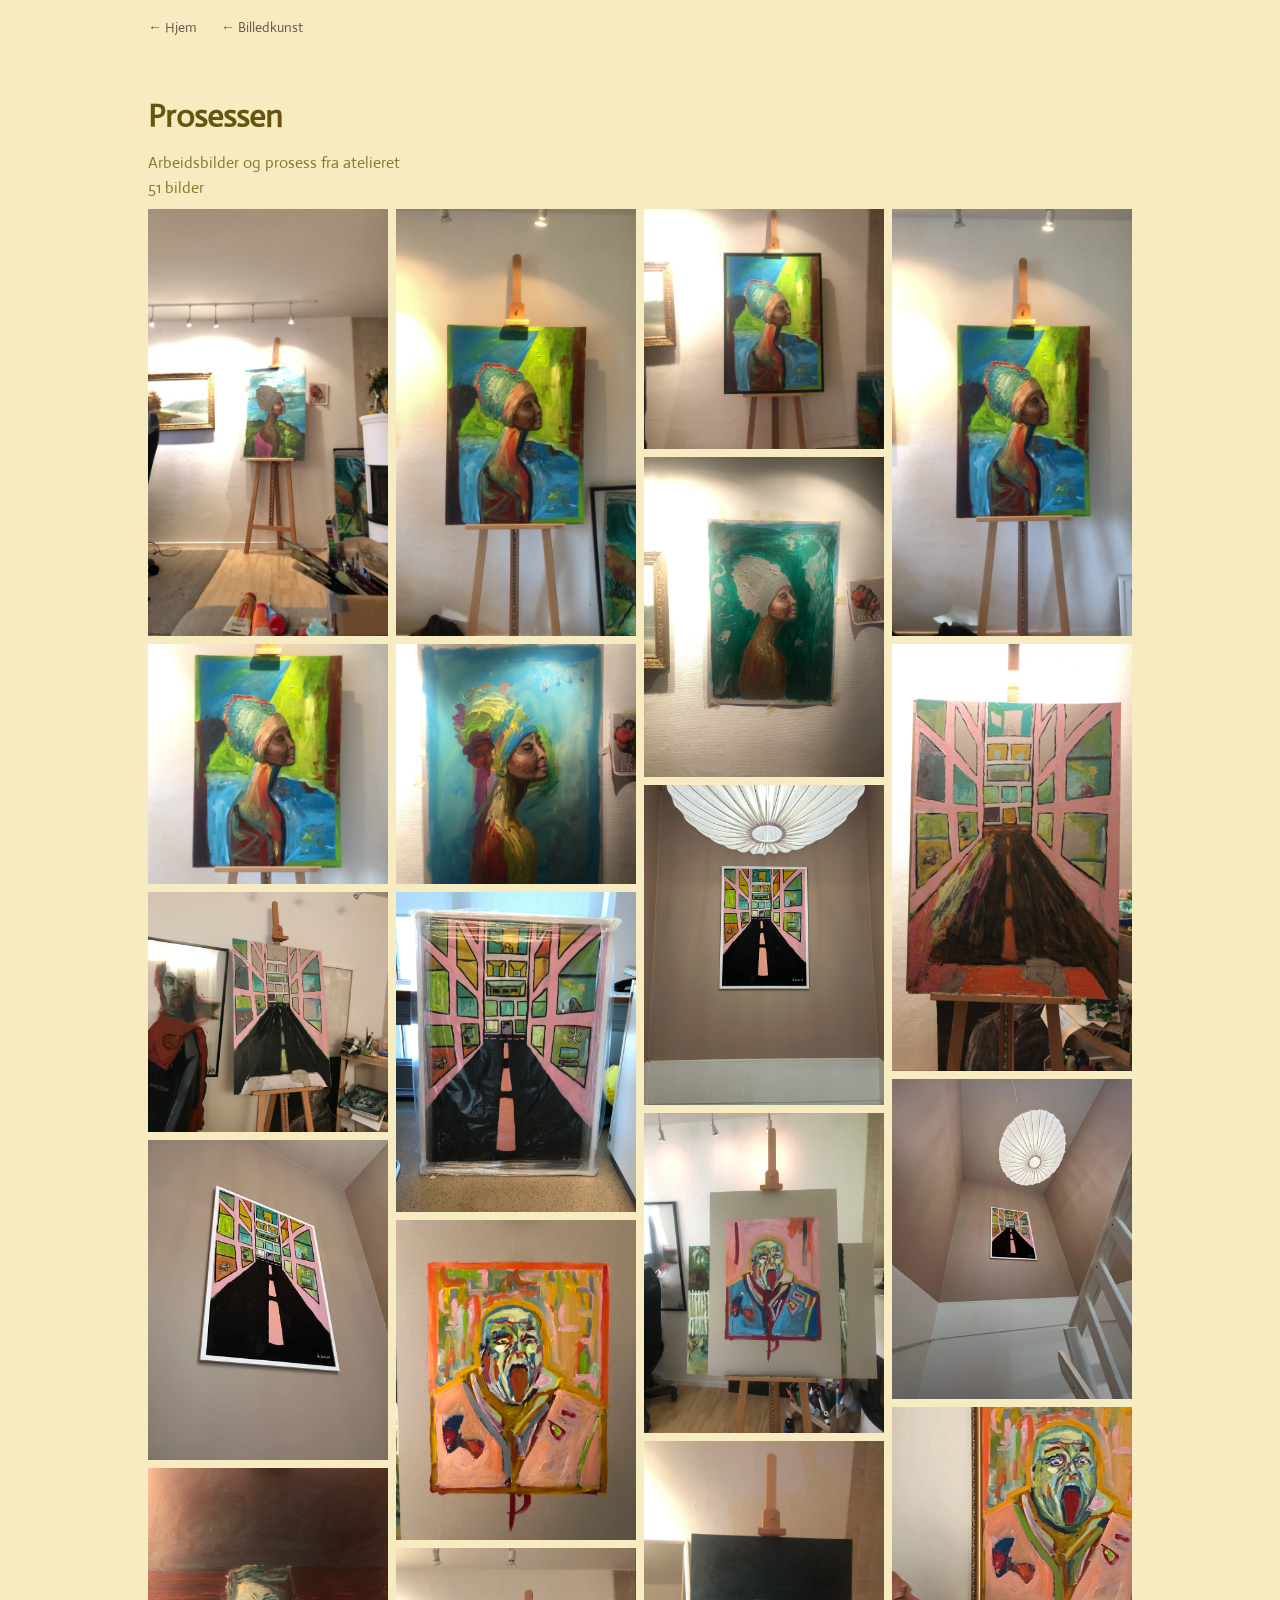
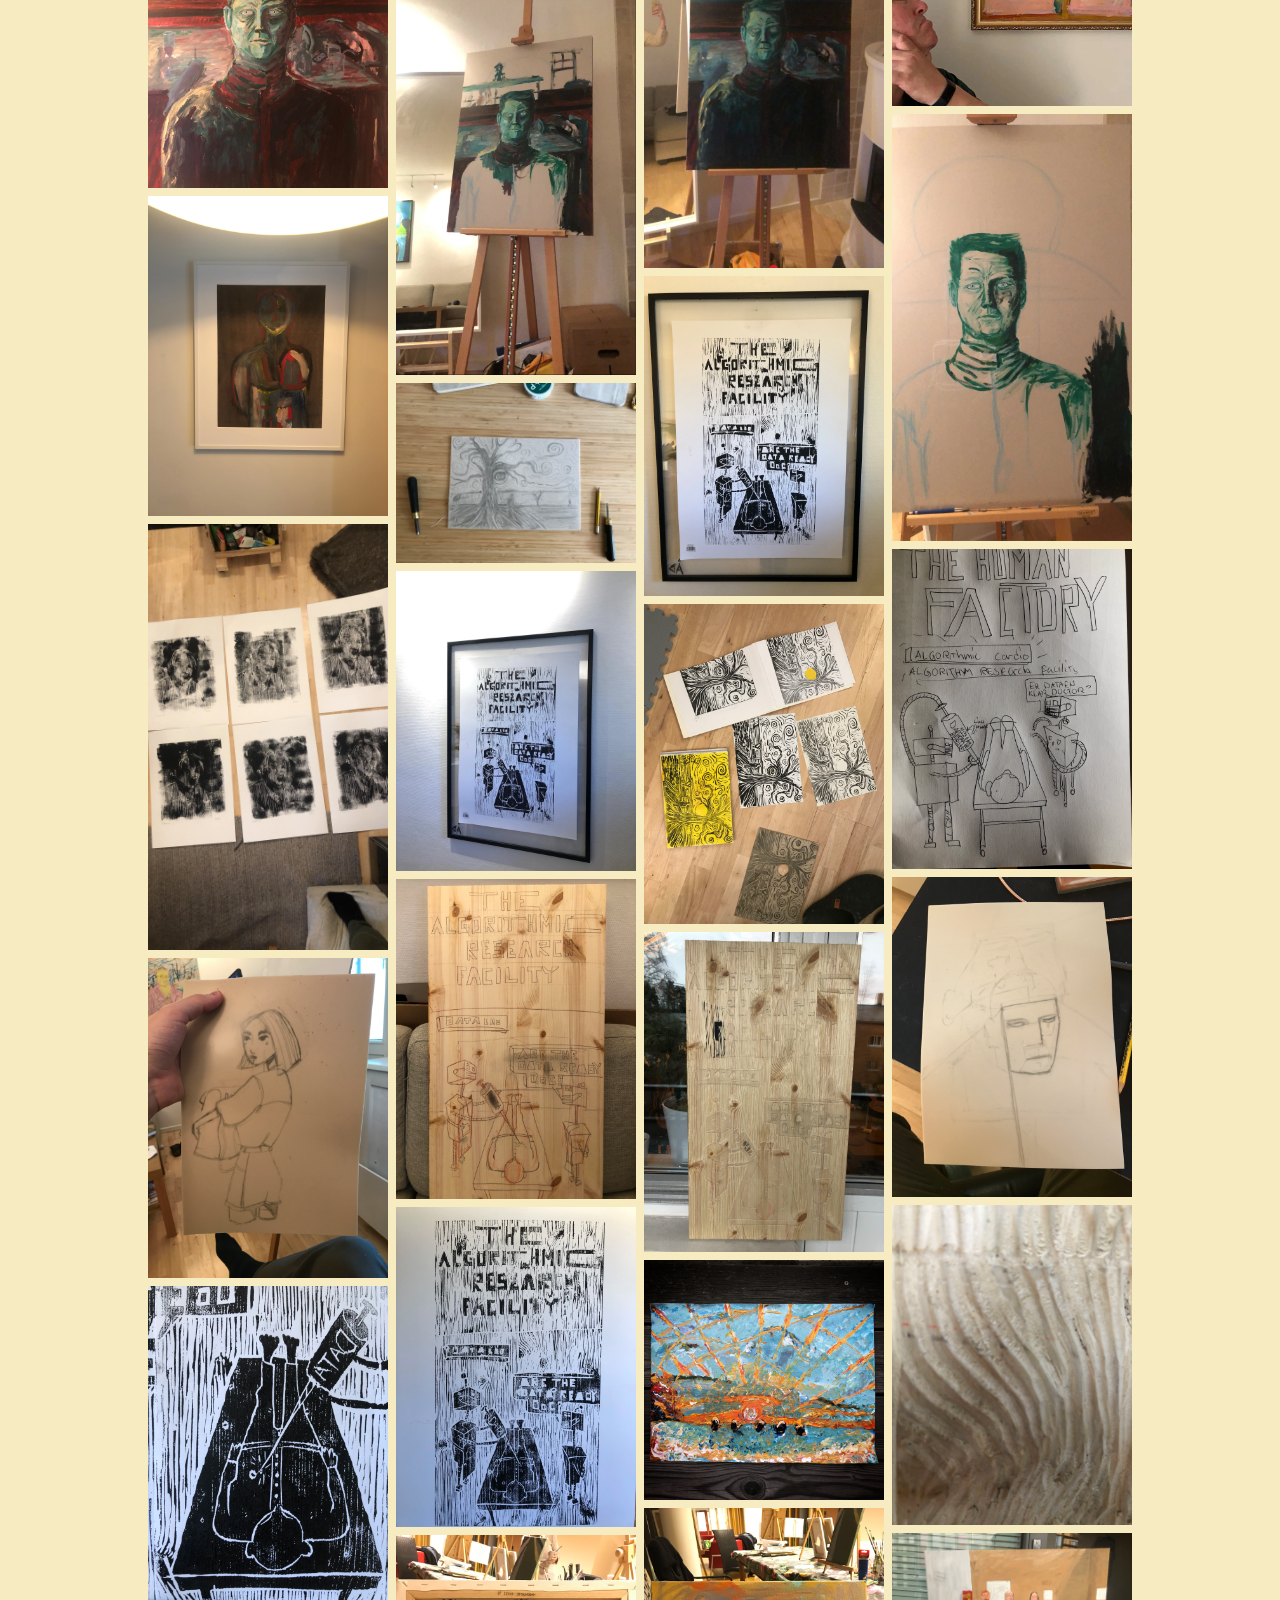
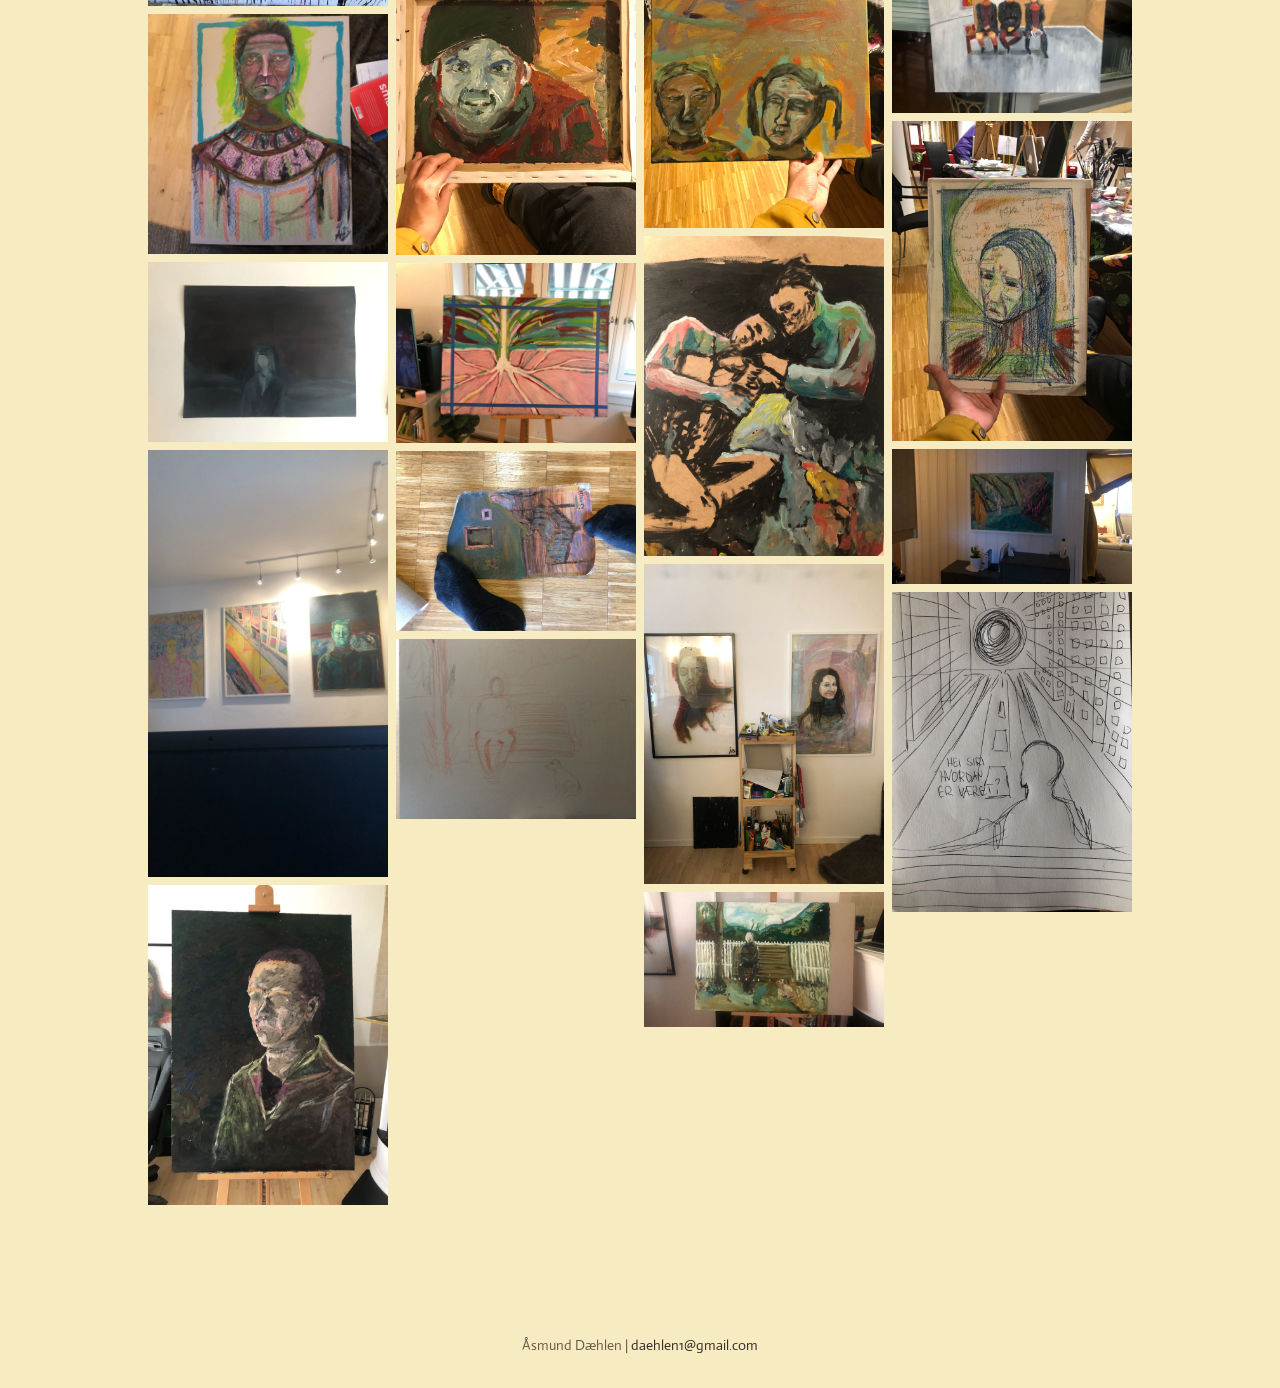
<file: creative/billedkunst/prosessen/index.html>
<!DOCTYPE html>
<html lang="no">
<head>
  <meta charset="UTF-8">
  <meta name="viewport" content="width=device-width, initial-scale=1.0">
  <title>Prosessen | Åsmund Dæhlen</title>
  <link rel="stylesheet" href="/css/global.css">
  <link rel="stylesheet" href="/css/creative.css">
  <style>
    .site-header nav {
      max-width: 1000px;
      padding: 0 8px;
    }

    h1 { color: var(--creative-heading); }

    .intro,
    .image-count {
      color: var(--creative-accent);
      padding-left: 8px;
    }

    main {
      max-width: 1000px;
      margin: 0 auto;
      padding: var(--spacing-xl) 0;
    }

    h1 {
      font-size: var(--font-size-3xl);
      margin-bottom: var(--spacing-sm);
      padding-left: 8px;
    }

    /* W3Schools Responsive Image Grid */
    .row {
      display: flex;
      flex-wrap: wrap;
      padding: 0 4px;
    }

    .column {
      flex: 25%;
      max-width: 25%;
      padding: 0 4px;
    }

    .column img {
      margin-top: 8px;
      vertical-align: middle;
      width: 100%;
    }

    @media screen and (max-width: 800px) {
      .column {
        flex: 50%;
        max-width: 50%;
      }
    }

    @media screen and (max-width: 600px) {
      .column {
        flex: 100%;
        max-width: 100%;
      }
    }
  </style>
</head>
<body>
  <header class="site-header">
    <nav>
      <a href="/" class="back-link">← Hjem</a>
      <a href="/creative/billedkunst/" class="back-link">← Billedkunst</a>
      <div class="social-links">
        <a href="https://www.instagram.com/daehln/" target="_blank" rel="noopener" aria-label="Instagram">
          <svg viewBox="0 0 24 24" xmlns="http://www.w3.org/2000/svg"><path d="M12 2.163c3.204 0 3.584.012 4.85.07 3.252.148 4.771 1.691 4.919 4.919.058 1.265.069 1.645.069 4.849 0 3.205-.012 3.584-.069 4.849-.149 3.225-1.664 4.771-4.919 4.919-1.266.058-1.644.07-4.85.07-3.204 0-3.584-.012-4.849-.07-3.26-.149-4.771-1.699-4.919-4.92-.058-1.265-.07-1.644-.07-4.849 0-3.204.013-3.583.07-4.849.149-3.227 1.664-4.771 4.919-4.919 1.266-.057 1.645-.069 4.849-.069zM12 0C8.741 0 8.333.014 7.053.072 2.695.272.273 2.69.073 7.052.014 8.333 0 8.741 0 12c0 3.259.014 3.668.072 4.948.2 4.358 2.618 6.78 6.98 6.98C8.333 23.986 8.741 24 12 24c3.259 0 3.668-.014 4.948-.072 4.354-.2 6.782-2.618 6.979-6.98.059-1.28.073-1.689.073-4.948 0-3.259-.014-3.667-.072-4.947-.196-4.354-2.617-6.78-6.979-6.98C15.668.014 15.259 0 12 0zm0 5.838a6.162 6.162 0 100 12.324 6.162 6.162 0 000-12.324zM12 16a4 4 0 110-8 4 4 0 010 8zm6.406-11.845a1.44 1.44 0 100 2.881 1.44 1.44 0 000-2.881z"/></svg>
        </a>
      </div>
    </nav>
  </header>

  <main>
    <h1>Prosessen</h1>
    <p class="intro">Arbeidsbilder og prosess fra atelieret</p>
    <p class="image-count">51 bilder</p>

    <div class="row">
      <div class="column">
        <img src="01%20%281%29.webp" alt="Prosessen" loading="lazy">
        <img src="01%20%285%29.webp" alt="Prosessen" loading="lazy">
        <img src="02%20%282%29.webp" alt="Prosessen" loading="lazy">
        <img src="02%20%286%29.webp" alt="Prosessen" loading="lazy">
        <img src="04%20%281%29.webp" alt="Prosessen" loading="lazy">
        <img src="047C46F8-6818-4DC8-AA52-BADEBA3C69D6.webp" alt="Prosessen" loading="lazy">
        <img src="05%20%2812%29.webp" alt="Prosessen" loading="lazy">
        <img src="05%20%284%29.webp" alt="Prosessen" loading="lazy">
        <img src="05%20%288%29.webp" alt="Prosessen" loading="lazy">
        <img src="7C5FC556-C907-4444-B0FE-E6F575B9EA48.webp" alt="Prosessen" loading="lazy">
        <img src="IMG_1655.webp" alt="Prosessen" loading="lazy">
        <img src="IMG_3004.webp" alt="Prosessen" loading="lazy">
        <img src="IMG_3739.webp" alt="Prosessen" loading="lazy">
      </div>
      <div class="column">
        <img src="01%20%282%29.webp" alt="Prosessen" loading="lazy">
        <img src="01%20%286%29.webp" alt="Prosessen" loading="lazy">
        <img src="02%20%283%29.webp" alt="Prosessen" loading="lazy">
        <img src="03%20%281%29.webp" alt="Prosessen" loading="lazy">
        <img src="04%20%282%29.webp" alt="Prosessen" loading="lazy">
        <img src="05%20%281%29.webp" alt="Prosessen" loading="lazy">
        <img src="05%20%2813%29.webp" alt="Prosessen" loading="lazy">
        <img src="05%20%285%29.webp" alt="Prosessen" loading="lazy">
        <img src="05%20%289%29.webp" alt="Prosessen" loading="lazy">
        <img src="IMG_0293.webp" alt="Prosessen" loading="lazy">
        <img src="IMG_2175.webp" alt="Prosessen" loading="lazy">
        <img src="IMG_3347.webp" alt="Prosessen" loading="lazy">
        <img src="IMG_3771.webp" alt="Prosessen" loading="lazy">
      </div>
      <div class="column">
        <img src="01%20%283%29.webp" alt="Prosessen" loading="lazy">
        <img src="01%20%287%29.webp" alt="Prosessen" loading="lazy">
        <img src="02%20%284%29.webp" alt="Prosessen" loading="lazy">
        <img src="03%20%282%29.webp" alt="Prosessen" loading="lazy">
        <img src="04%20%283%29.webp" alt="Prosessen" loading="lazy">
        <img src="05%20%2810%29.webp" alt="Prosessen" loading="lazy">
        <img src="05%20%282%29.webp" alt="Prosessen" loading="lazy">
        <img src="05%20%286%29.webp" alt="Prosessen" loading="lazy">
        <img src="06.webp" alt="Prosessen" loading="lazy">
        <img src="IMG_0294.webp" alt="Prosessen" loading="lazy">
        <img src="IMG_2447.webp" alt="Prosessen" loading="lazy">
        <img src="IMG_3505.webp" alt="Prosessen" loading="lazy">
        <img src="IMG_3772.webp" alt="Prosessen" loading="lazy">
      </div>
      <div class="column">
        <img src="01%20%284%29.webp" alt="Prosessen" loading="lazy">
        <img src="02%20%281%29.webp" alt="Prosessen" loading="lazy">
        <img src="02%20%285%29.webp" alt="Prosessen" loading="lazy">
        <img src="03.webp" alt="Prosessen" loading="lazy">
        <img src="04%20%284%29.webp" alt="Prosessen" loading="lazy">
        <img src="05%20%2811%29.webp" alt="Prosessen" loading="lazy">
        <img src="05%20%283%29.webp" alt="Prosessen" loading="lazy">
        <img src="05%20%287%29.webp" alt="Prosessen" loading="lazy">
        <img src="60043369612__1AD7077D-100F-420E-817D-84ECAA88ABF4.webp" alt="Prosessen" loading="lazy">
        <img src="IMG_0295.webp" alt="Prosessen" loading="lazy">
        <img src="IMG_3003.webp" alt="Prosessen" loading="lazy">
        <img src="IMG_3703.webp" alt="Prosessen" loading="lazy">
      </div>
    </div>
  </main>

  <footer class="site-footer">
    <p>Åsmund Dæhlen | <a href="mailto:daehlen1@gmail.com">daehlen1@gmail.com</a></p>
  </footer>
</body>
</html>
</file>
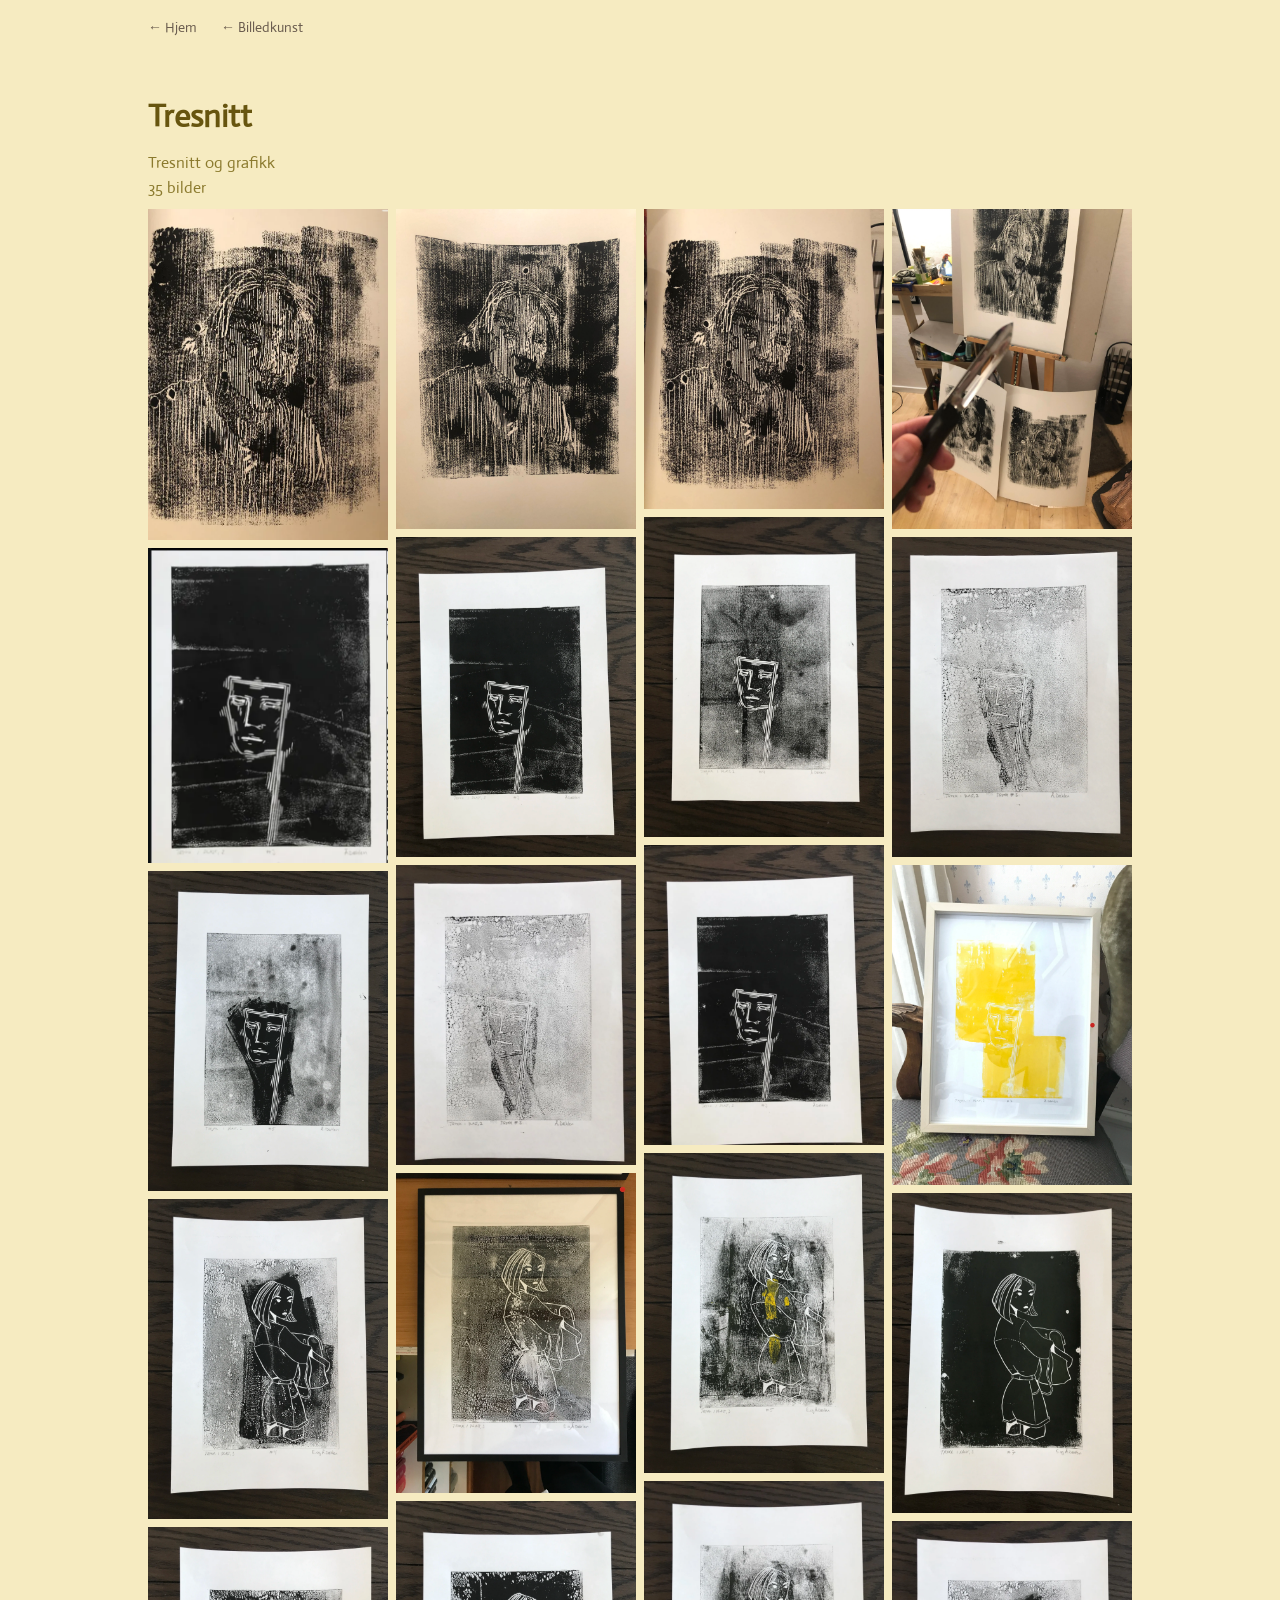
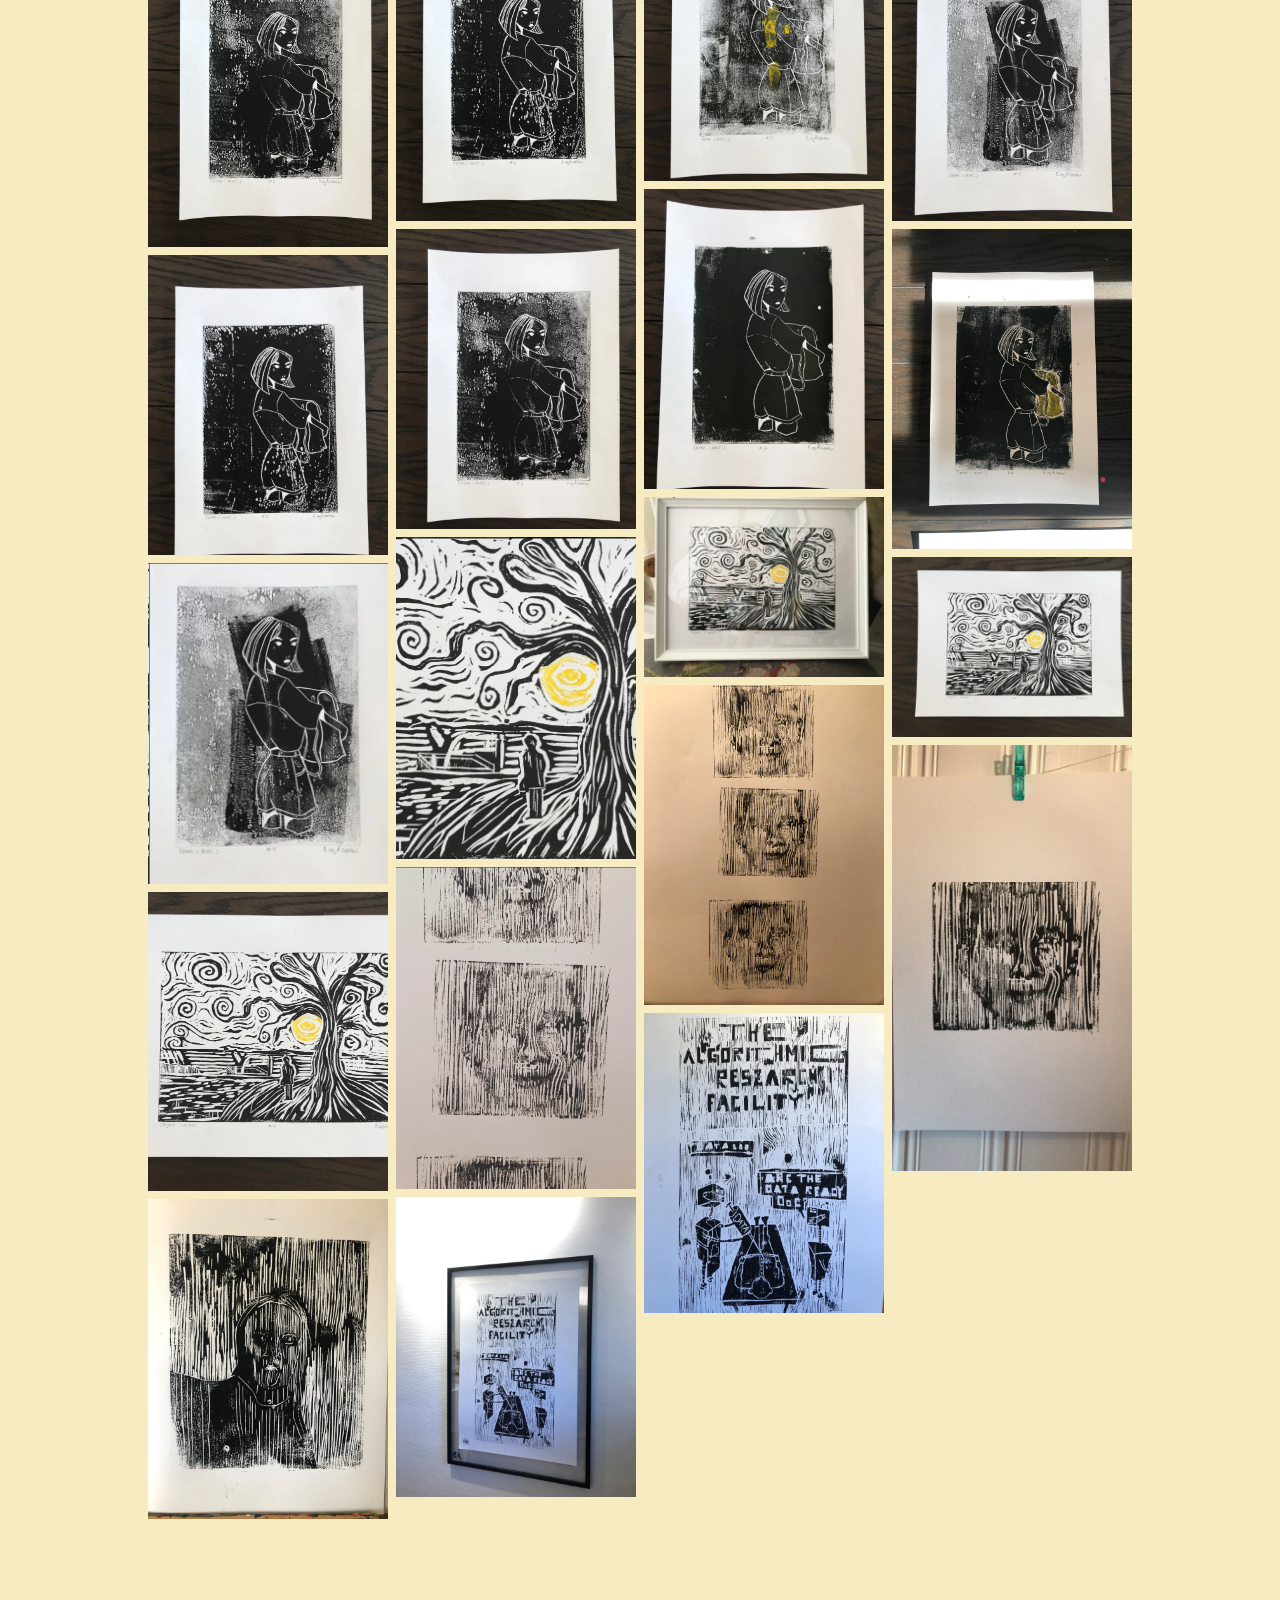
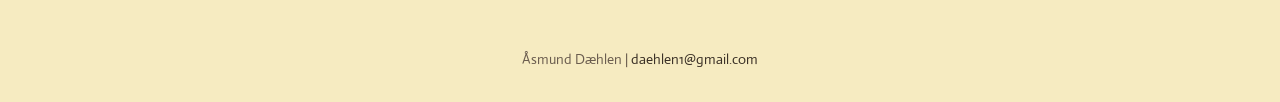
<file: creative/billedkunst/tresnitt/index.html>
<!DOCTYPE html>
<html lang="no">
<head>
  <meta charset="UTF-8">
  <meta name="viewport" content="width=device-width, initial-scale=1.0">
  <title>Tresnitt | Åsmund Dæhlen</title>
  <link rel="stylesheet" href="/css/global.css">
  <link rel="stylesheet" href="/css/creative.css">
  <style>
    .site-header nav {
      max-width: 1000px;
      padding: 0 8px;
    }

    h1 { color: var(--creative-heading); }

    .intro,
    .image-count {
      color: var(--creative-accent);
      padding-left: 8px;
    }

    main {
      max-width: 1000px;
      margin: 0 auto;
      padding: var(--spacing-xl) 0;
    }

    h1 {
      font-size: var(--font-size-3xl);
      margin-bottom: var(--spacing-sm);
      padding-left: 8px;
    }

    /* W3Schools Responsive Image Grid */
    .row {
      display: flex;
      flex-wrap: wrap;
      padding: 0 4px;
    }

    .column {
      flex: 25%;
      max-width: 25%;
      padding: 0 4px;
    }

    .column img {
      margin-top: 8px;
      vertical-align: middle;
      width: 100%;
    }

    @media screen and (max-width: 800px) {
      .column {
        flex: 50%;
        max-width: 50%;
      }
    }

    @media screen and (max-width: 600px) {
      .column {
        flex: 100%;
        max-width: 100%;
      }
    }
  </style>
</head>
<body>
  <header class="site-header">
    <nav>
      <a href="/" class="back-link">← Hjem</a>
      <a href="/creative/billedkunst/" class="back-link">← Billedkunst</a>
      <div class="social-links">
        <a href="https://www.instagram.com/daehln/" target="_blank" rel="noopener" aria-label="Instagram">
          <svg viewBox="0 0 24 24" xmlns="http://www.w3.org/2000/svg"><path d="M12 2.163c3.204 0 3.584.012 4.85.07 3.252.148 4.771 1.691 4.919 4.919.058 1.265.069 1.645.069 4.849 0 3.205-.012 3.584-.069 4.849-.149 3.225-1.664 4.771-4.919 4.919-1.266.058-1.644.07-4.85.07-3.204 0-3.584-.012-4.849-.07-3.26-.149-4.771-1.699-4.919-4.92-.058-1.265-.07-1.644-.07-4.849 0-3.204.013-3.583.07-4.849.149-3.227 1.664-4.771 4.919-4.919 1.266-.057 1.645-.069 4.849-.069zM12 0C8.741 0 8.333.014 7.053.072 2.695.272.273 2.69.073 7.052.014 8.333 0 8.741 0 12c0 3.259.014 3.668.072 4.948.2 4.358 2.618 6.78 6.98 6.98C8.333 23.986 8.741 24 12 24c3.259 0 3.668-.014 4.948-.072 4.354-.2 6.782-2.618 6.979-6.98.059-1.28.073-1.689.073-4.948 0-3.259-.014-3.667-.072-4.947-.196-4.354-2.617-6.78-6.979-6.98C15.668.014 15.259 0 12 0zm0 5.838a6.162 6.162 0 100 12.324 6.162 6.162 0 000-12.324zM12 16a4 4 0 110-8 4 4 0 010 8zm6.406-11.845a1.44 1.44 0 100 2.881 1.44 1.44 0 000-2.881z"/></svg>
        </a>
      </div>
    </nav>
  </header>

  <main>
    <h1>Tresnitt</h1>
    <p class="intro">Tresnitt og grafikk</p>
    <p class="image-count">35 bilder</p>

    <div class="row">
      <div class="column">
        <img src="01%20%281%29.webp" alt="Tresnitt" loading="lazy">
        <img src="02%20%281%29.webp" alt="Tresnitt" loading="lazy">
        <img src="02%20%286%29.webp" alt="Tresnitt" loading="lazy">
        <img src="03%20%281%29.webp" alt="Tresnitt" loading="lazy">
        <img src="03%20%282%29.webp" alt="Tresnitt" loading="lazy">
        <img src="03%20%286%29.webp" alt="Tresnitt" loading="lazy">
        <img src="03.webp" alt="Tresnitt" loading="lazy">
        <img src="04.webp" alt="Tresnitt" loading="lazy">
        <img src="05.webp" alt="Tresnitt" loading="lazy">
      </div>
      <div class="column">
        <img src="01%20%282%29.webp" alt="Tresnitt" loading="lazy">
        <img src="02%20%283%29.webp" alt="Tresnitt" loading="lazy">
        <img src="02%20%287%29.webp" alt="Tresnitt" loading="lazy">
        <img src="03%20%2810%29.webp" alt="Tresnitt" loading="lazy">
        <img src="03%20%283%29.webp" alt="Tresnitt" loading="lazy">
        <img src="03%20%287%29.webp" alt="Tresnitt" loading="lazy">
        <img src="04%20%281%29.webp" alt="Tresnitt" loading="lazy">
        <img src="05%20%281%29.webp" alt="Tresnitt" loading="lazy">
        <img src="06%20%281%29.webp" alt="Tresnitt" loading="lazy">
      </div>
      <div class="column">
        <img src="01%20%283%29.webp" alt="Tresnitt" loading="lazy">
        <img src="02%20%284%29.webp" alt="Tresnitt" loading="lazy">
        <img src="02%20%288%29.webp" alt="Tresnitt" loading="lazy">
        <img src="03%20%2811%29.webp" alt="Tresnitt" loading="lazy">
        <img src="03%20%284%29.webp" alt="Tresnitt" loading="lazy">
        <img src="03%20%288%29.webp" alt="Tresnitt" loading="lazy">
        <img src="04%20%282%29.webp" alt="Tresnitt" loading="lazy">
        <img src="05%20%282%29.webp" alt="Tresnitt" loading="lazy">
        <img src="06%20%282%29.webp" alt="Tresnitt" loading="lazy">
      </div>
      <div class="column">
        <img src="01%20%284%29.webp" alt="Tresnitt" loading="lazy">
        <img src="02%20%285%29.webp" alt="Tresnitt" loading="lazy">
        <img src="02.webp" alt="Tresnitt" loading="lazy">
        <img src="03%20%2812%29.webp" alt="Tresnitt" loading="lazy">
        <img src="03%20%285%29.webp" alt="Tresnitt" loading="lazy">
        <img src="03%20%289%29.webp" alt="Tresnitt" loading="lazy">
        <img src="04%20%283%29.webp" alt="Tresnitt" loading="lazy">
        <img src="05%20%283%29.webp" alt="Tresnitt" loading="lazy">
      </div>
    </div>
  </main>

  <footer class="site-footer">
    <p>Åsmund Dæhlen | <a href="mailto:daehlen1@gmail.com">daehlen1@gmail.com</a></p>
  </footer>
</body>
</html>
</file>
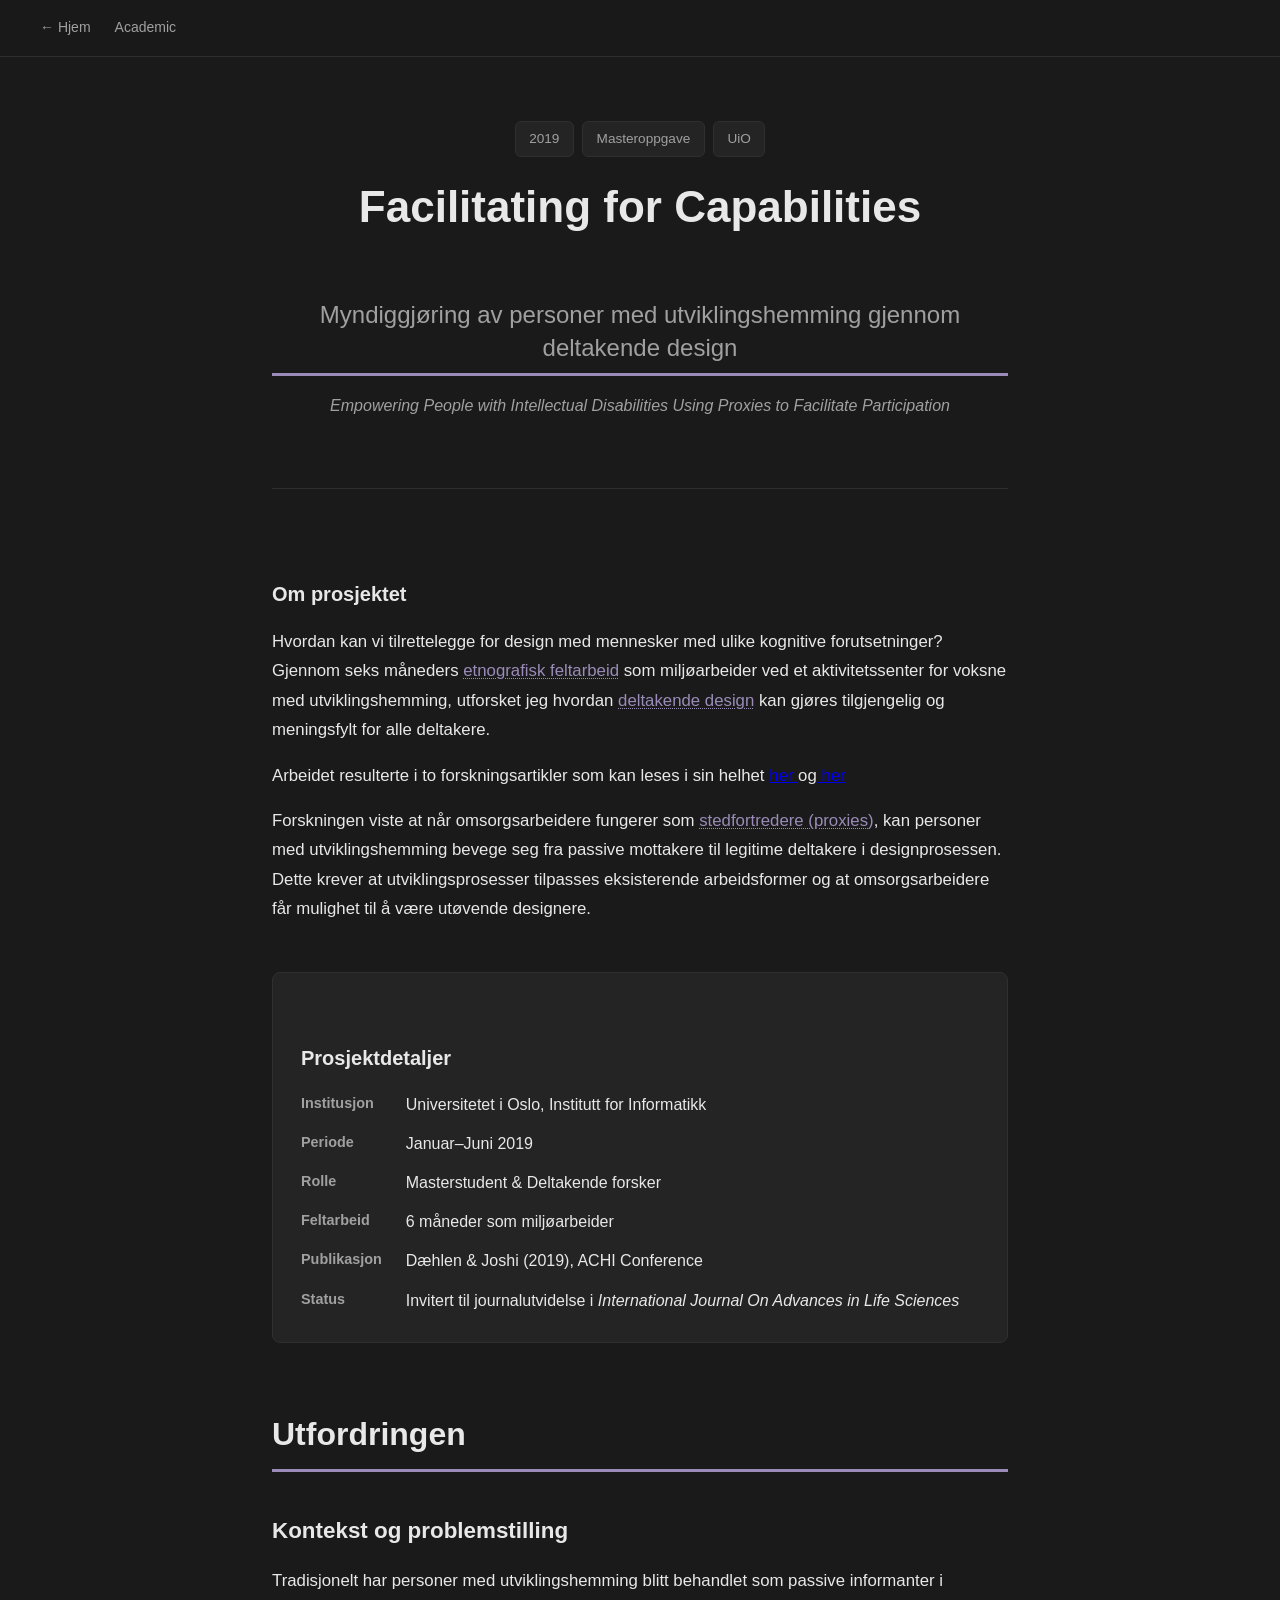
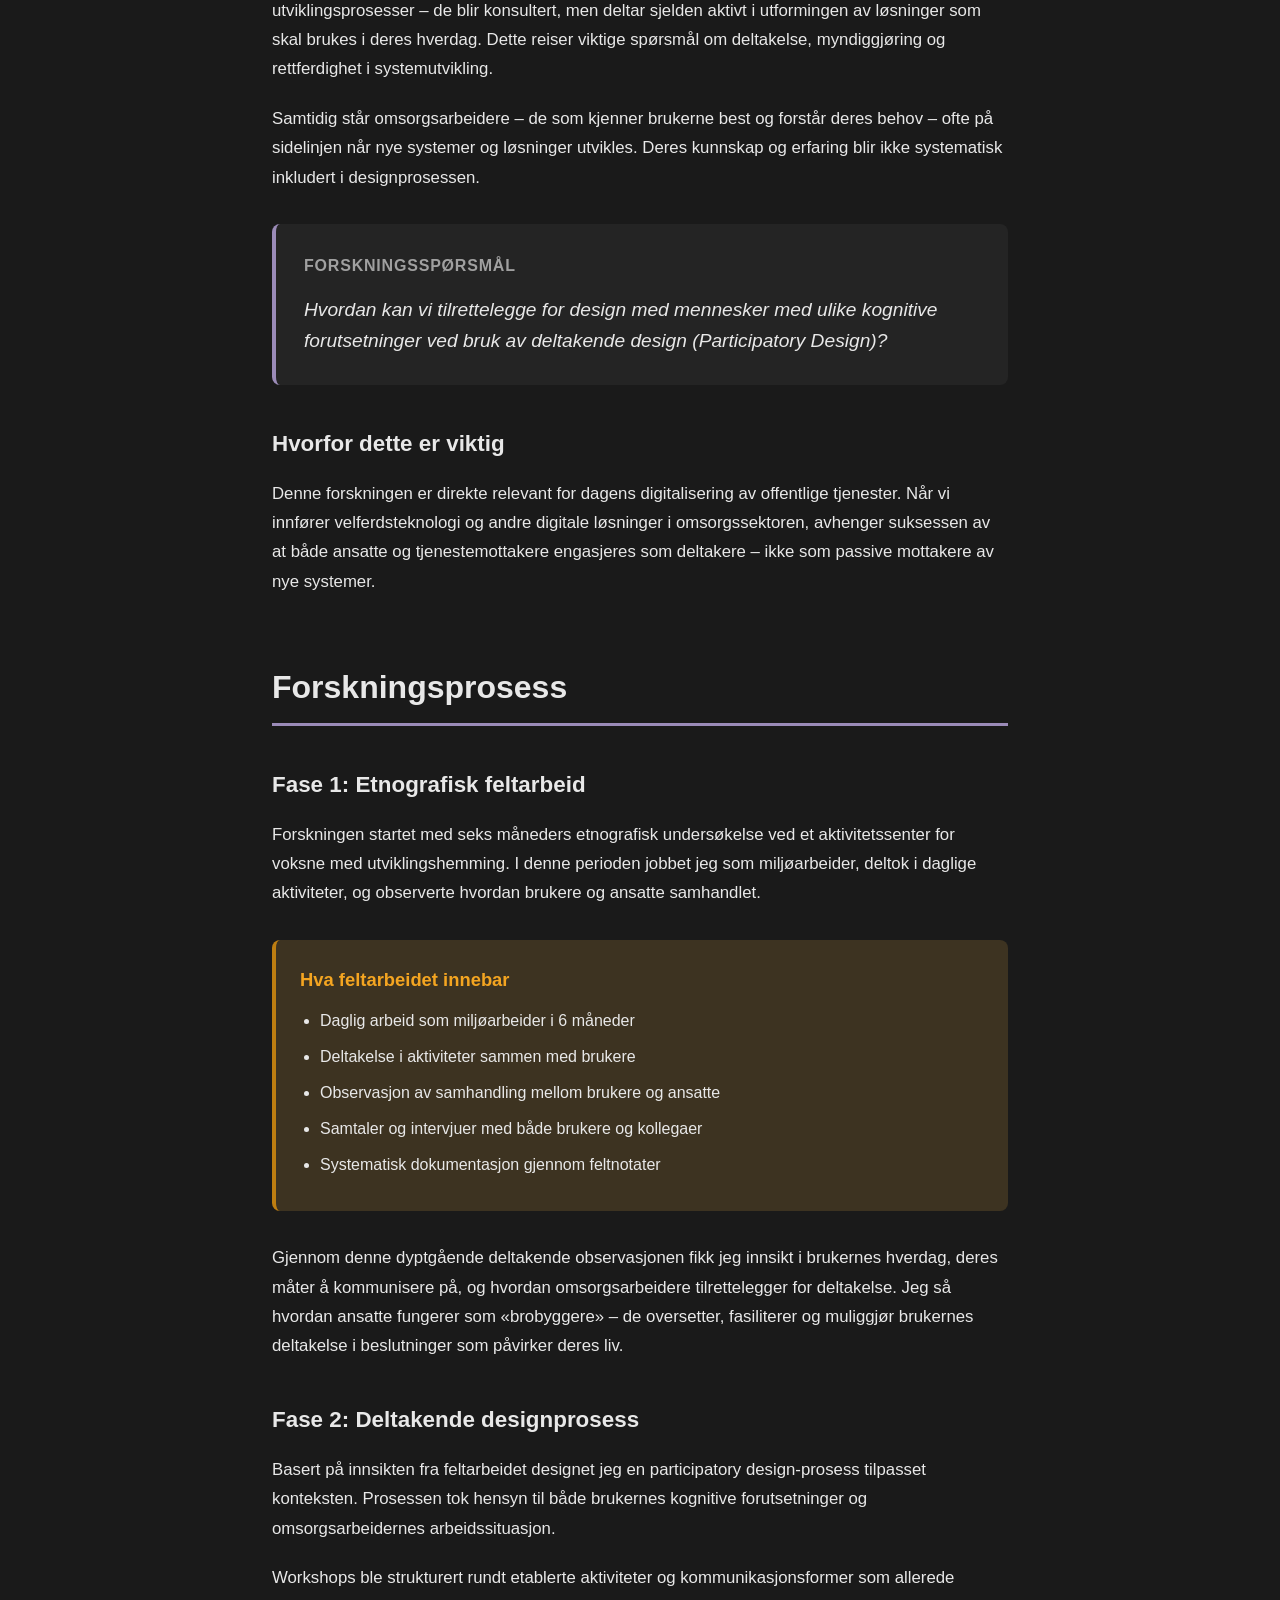
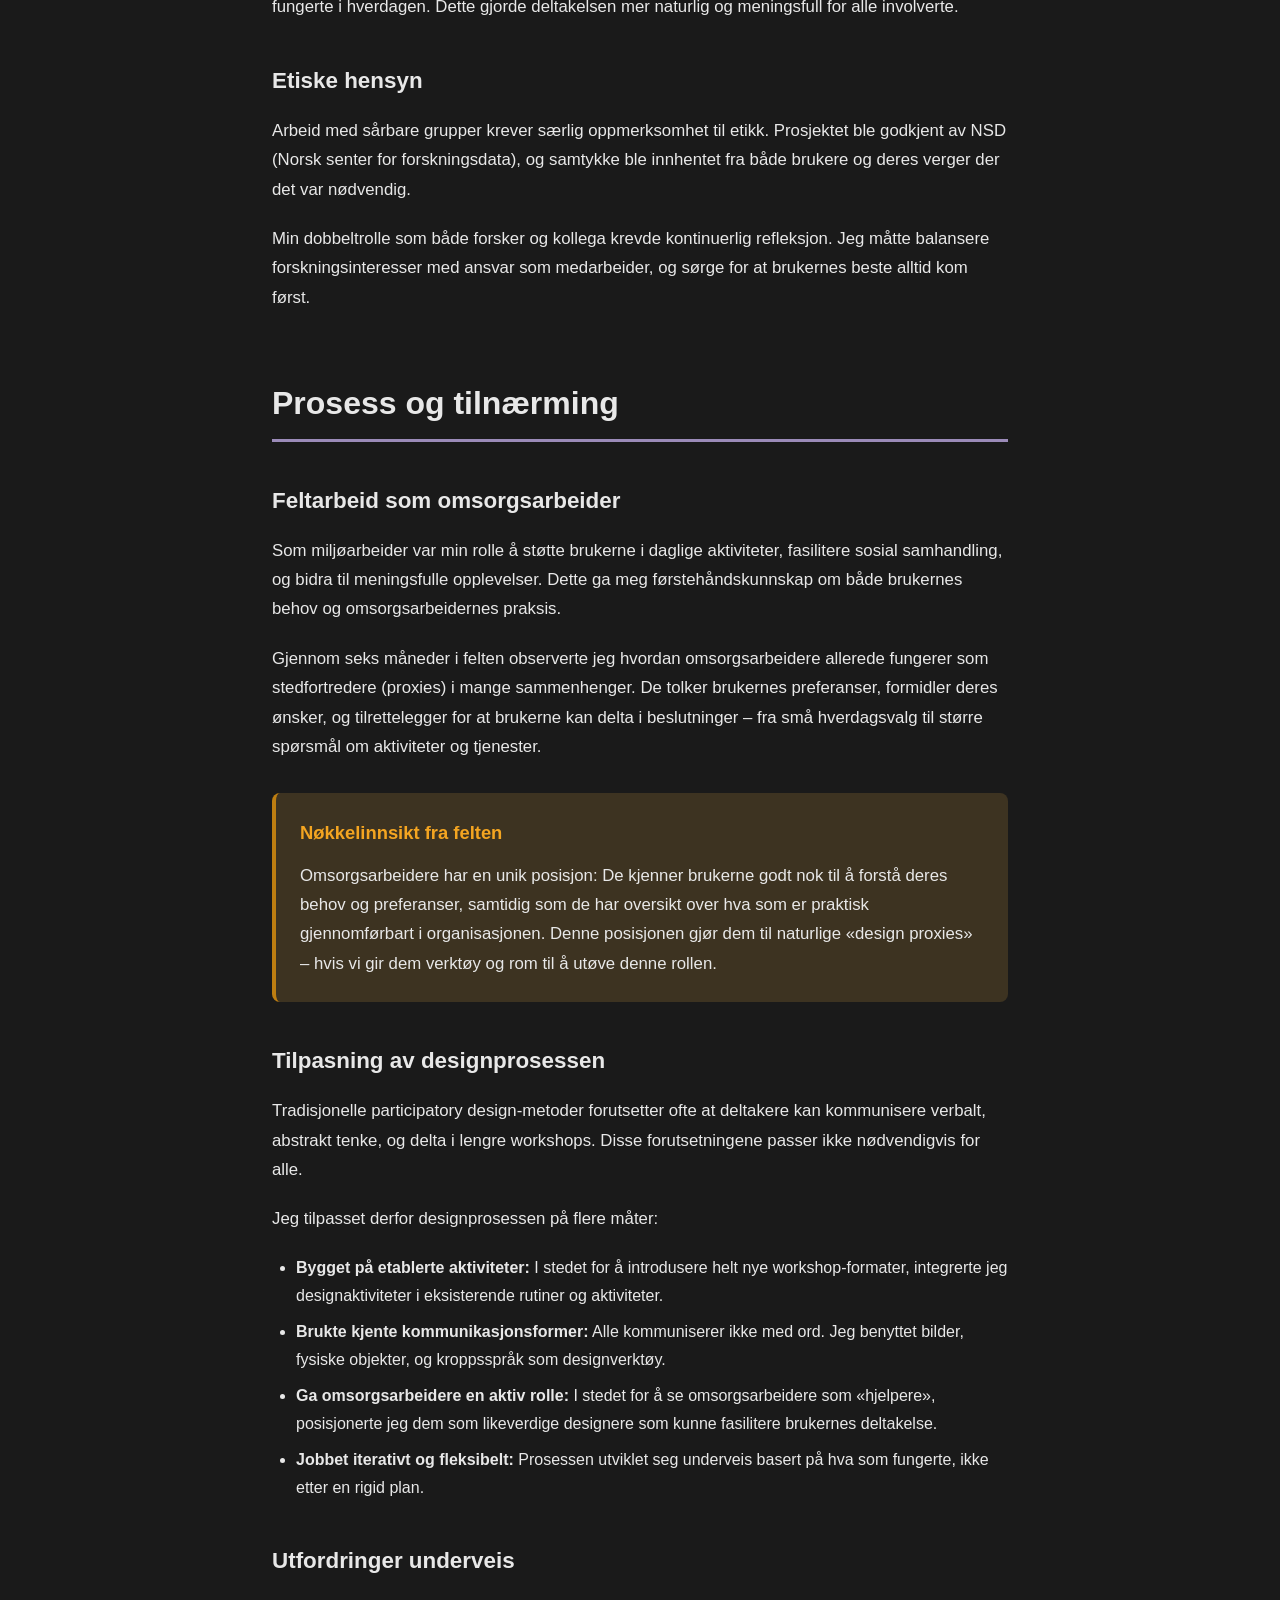
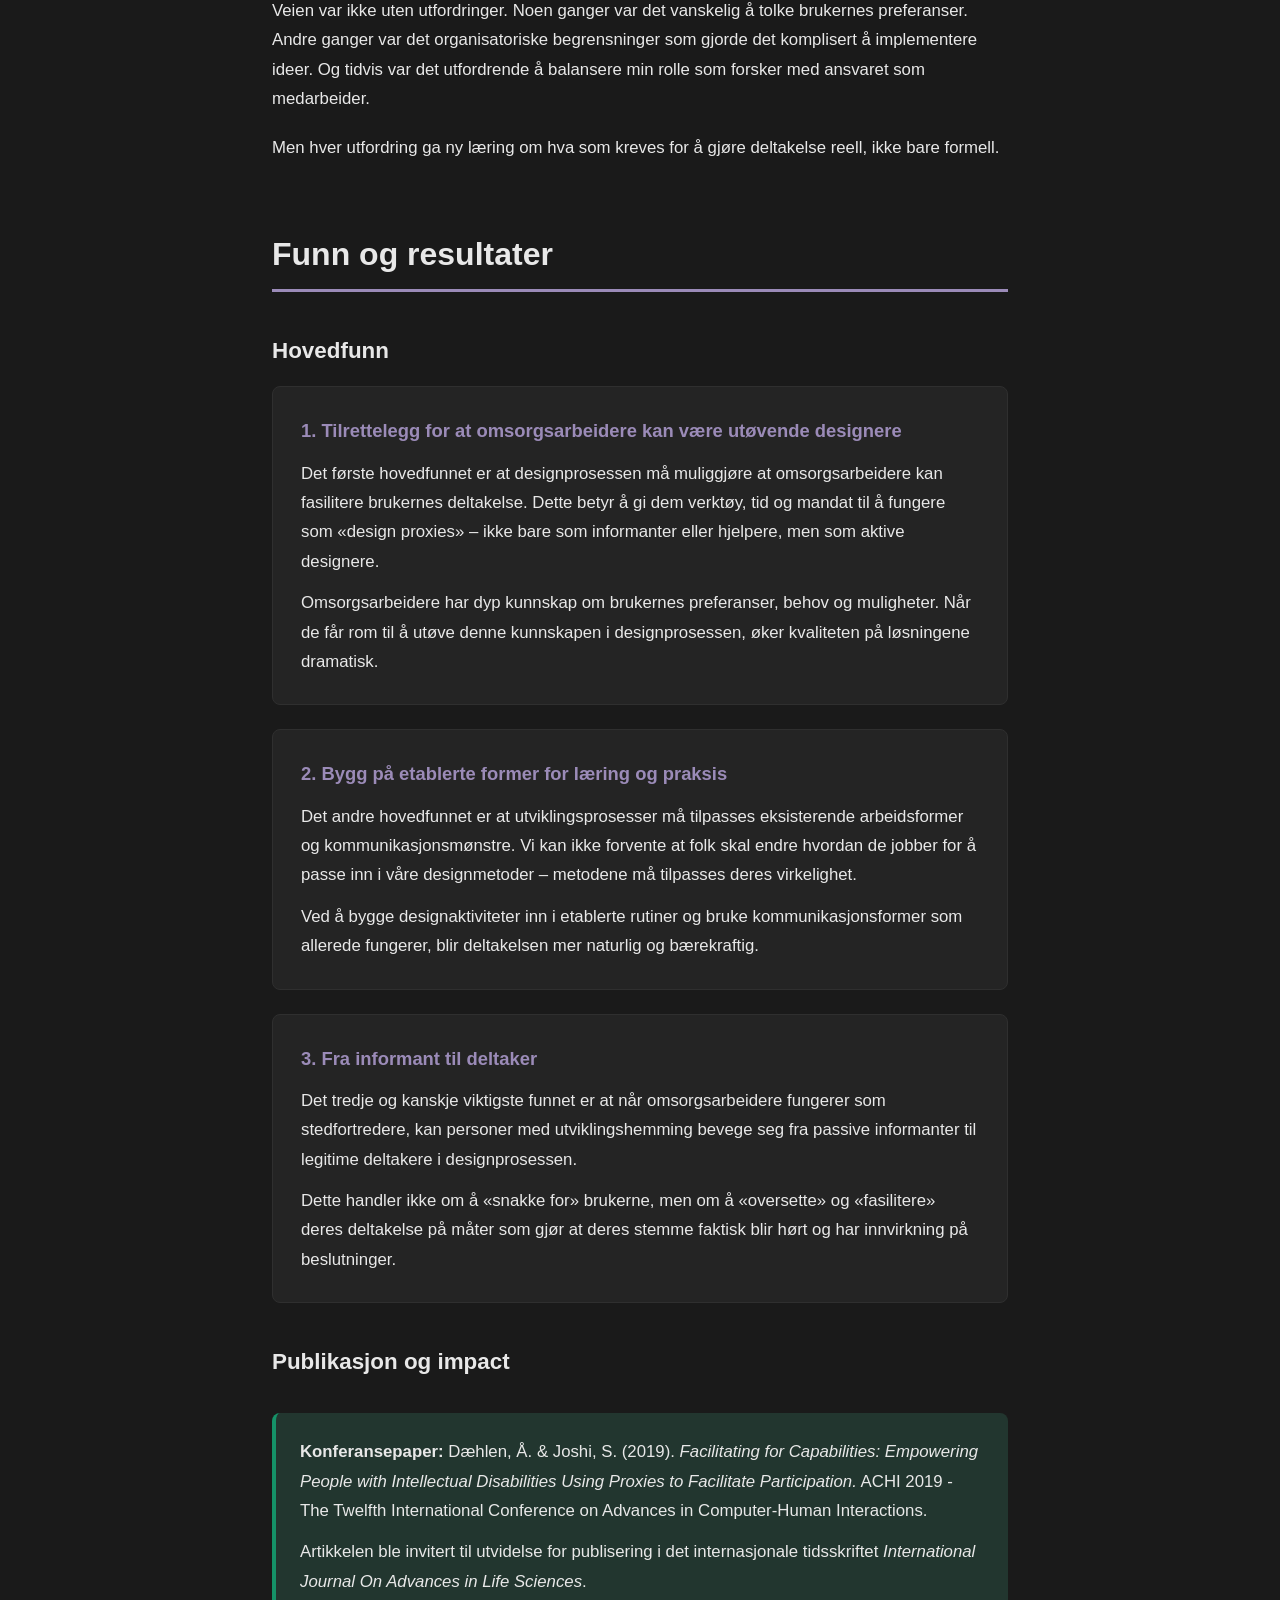
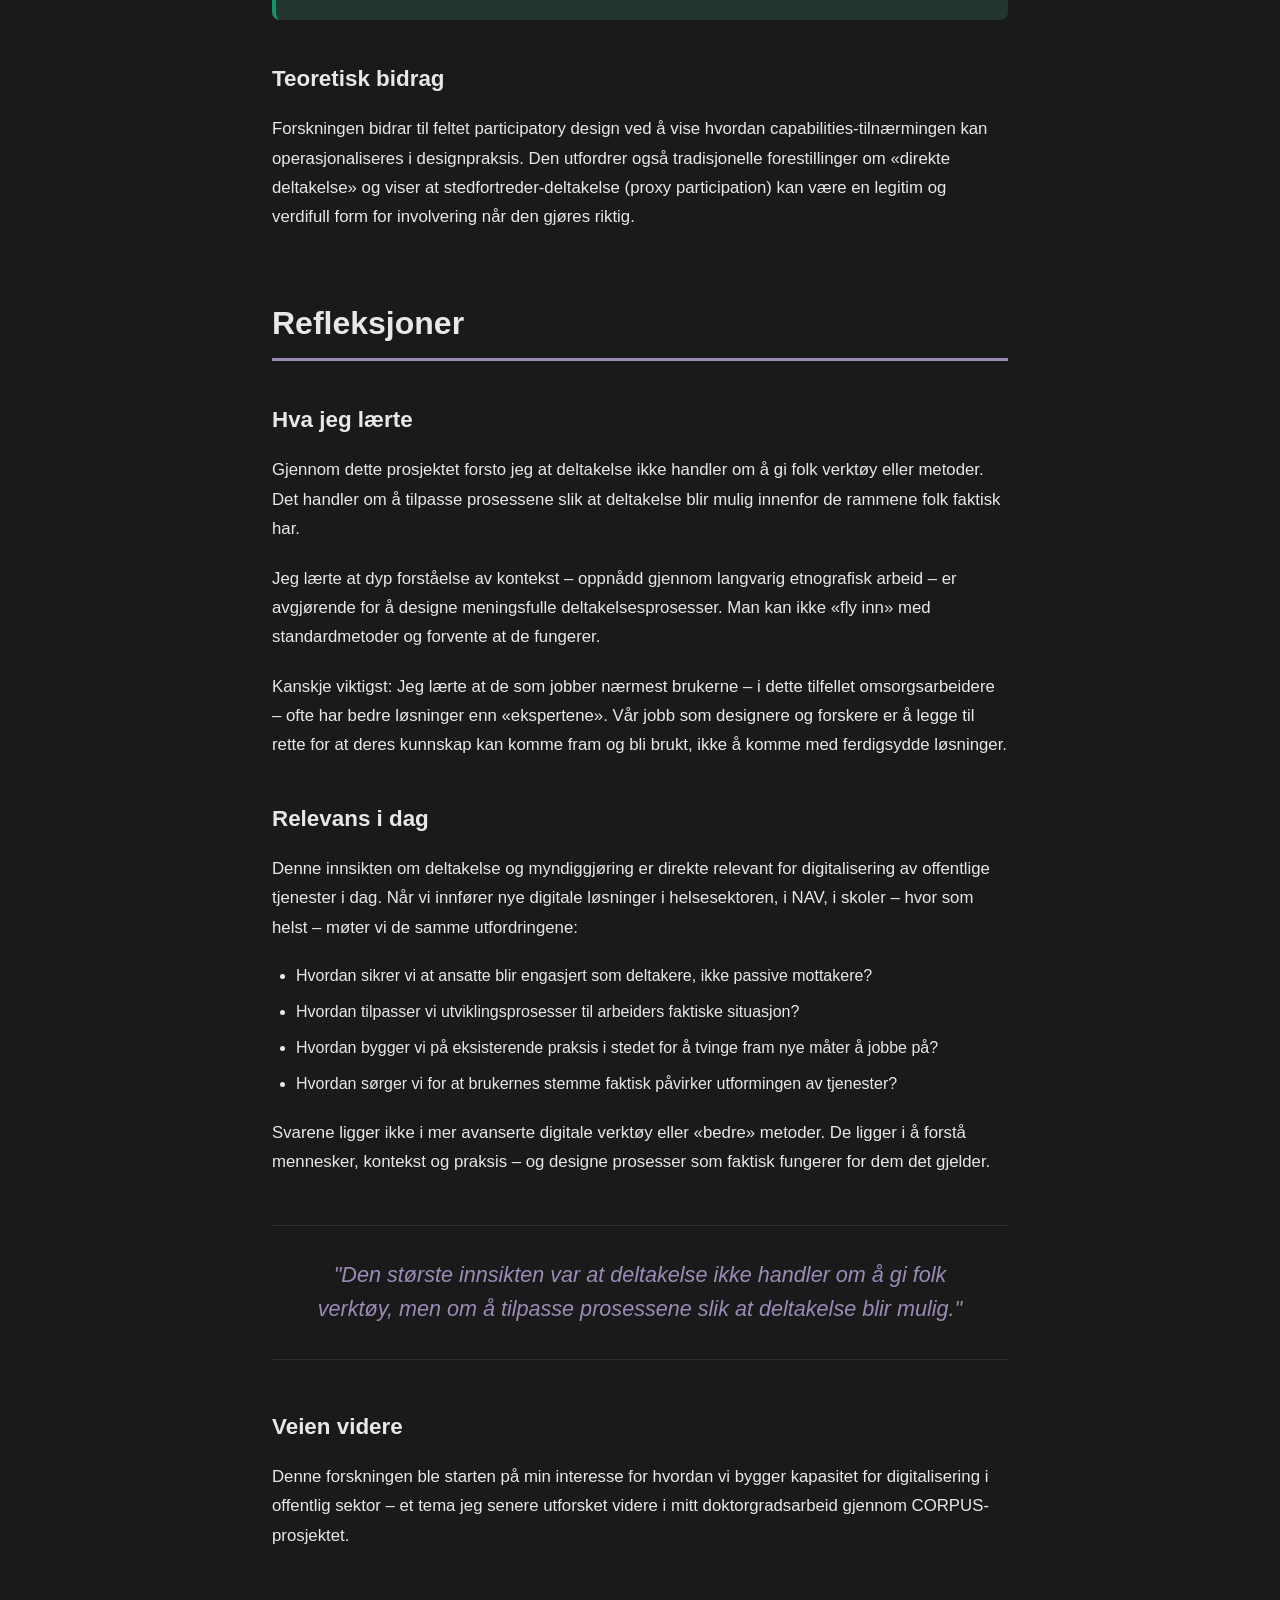
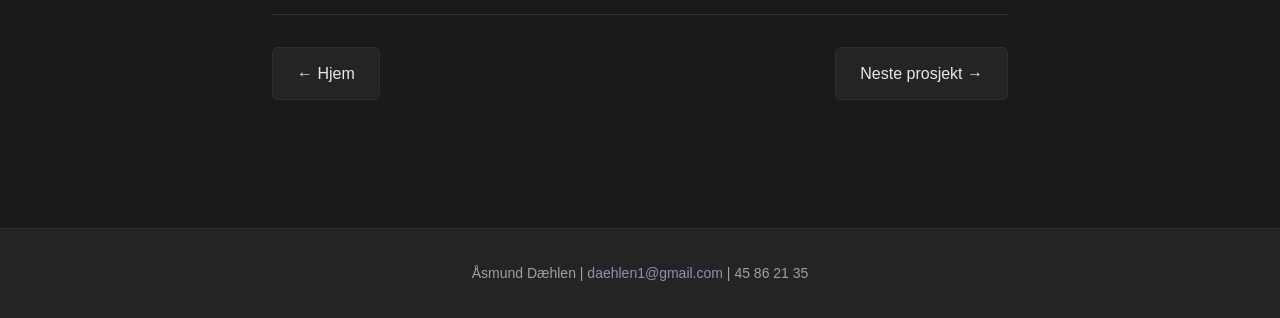
<file: academic/masteroppgave.html>
<!DOCTYPE html>
<html lang="no">
<head>
  <meta charset="UTF-8">
  <meta name="viewport" content="width=device-width, initial-scale=1.0">
  <title>Facilitating for Capabilities - Åsmund Dæhlen</title>
  <link rel="stylesheet" href="/css/global.css">
  <link rel="stylesheet" href="css/academic.css">
</head>
<body>
  <!-- Progress Navigation -->
  <nav class="progress-nav" id="progress-nav">
    <div class="progress-bar">
      <div class="progress-indicator" id="progress-indicator"></div>
    </div>
    <ul class="progress-sections">
      <li><a href="#overview">Oversikt</a></li>
      <li><a href="#challenge">Utfordringen</a></li>
      <li><a href="#research">Forskningsprosess</a></li>
      <li><a href="#process">Prosess</a></li>
      <li><a href="#outcomes">Funn</a></li>
      <li><a href="#reflections">Refleksjoner</a></li>
    </ul>
  </nav>
  <header class="site-header">
    <nav>
      <a href="/" class="back-link">← Hjem</a>
      <a href="/academic" class="portfolio-link">Academic</a>
    </nav>
  </header>

  <main class="case-study">
    <!-- Hero Section -->
    <section class="hero">
      <div class="hero-content">
        <div class="meta-badges">
          <span class="badge">2019</span>
          <span class="badge">Masteroppgave</span>
          <span class="badge">UiO</span>
        </div>
        <h1>Facilitating for Capabilities</h1>
        <h2>Myndiggjøring av personer med utviklingshemming gjennom deltakende design</h2>
        <p class="subtitle">Empowering People with Intellectual Disabilities Using Proxies to Facilitate Participation</p>
      </div>
    </section>

    <!-- Overview Section -->
    <section class="overview" id="overview">
      <div class="summary">
        <h3>Om prosjektet</h3>
        <p>
          Hvordan kan vi tilrettelegge for design med mennesker med ulike kognitive forutsetninger?
          Gjennom seks måneders <span class="term" data-tooltip="Etnografisk feltarbeid er en forskningsmetode der forskeren deltar aktivt i det miljøet som studeres over lengre tid. Dette gir dyp innsikt i praksis, kultur og samhandling.">etnografisk feltarbeid</span> som miljøarbeider ved et aktivitetssenter
          for voksne med utviklingshemming, utforsket jeg hvordan <span class="term" data-tooltip="Deltakende Design (Participatory Design, PD) er en tilnærming til design som aktivt involverer brukere og interessenter i designprosessen. Målet er at de som skal bruke løsningen også skal ha innflytelse på hvordan den utformes.">deltakende design</span> kan gjøres
          tilgjengelig og meningsfylt for alle deltakere.
        </p>
        <p>Arbeidet resulterte i to forskningsartikler som kan leses i sin helhet <a href="https://personales.upv.es/thinkmind/dl/journals/intsys/intsys_v12_n34_2019/intsys_v12_n34_2019_9.pdf"> her </a>og<a href="https://personales.upv.es/thinkmind/dl/conferences/achi/achi_2019/achi_2019_4_30_20168.pdf"> her </a>
        </p>  
        <p>
          Forskningen viste at når omsorgsarbeidere fungerer som <span class="term" data-tooltip="Stedfortredere (Proxies) er personer som representerer eller fasiliterer deltakelse for andre. I denne konteksten handler det om at omsorgsarbeidere bruker sin kunnskap om brukerne til å sikre at deres stemme og preferanser blir hørt i designprosessen.">stedfortredere (proxies)</span>, kan
          personer med utviklingshemming bevege seg fra passive mottakere til legitime deltakere
          i designprosessen. Dette krever at utviklingsprosesser tilpasses eksisterende arbeidsformer
          og at omsorgsarbeidere får mulighet til å være utøvende designere.
        </p>
      </div>

      <div class="details-box">
        <h3>Prosjektdetaljer</h3>
        <dl>
          <dt>Institusjon</dt>
          <dd>Universitetet i Oslo, Institutt for Informatikk</dd>

          <dt>Periode</dt>
          <dd>Januar–Juni 2019</dd>

          <dt>Rolle</dt>
          <dd>Masterstudent & Deltakende forsker</dd>

          <dt>Feltarbeid</dt>
          <dd>6 måneder som miljøarbeider</dd>

          <dt>Publikasjon</dt>
          <dd>Dæhlen & Joshi (2019), ACHI Conference</dd>

          <dt>Status</dt>
          <dd>Invitert til journalutvidelse i <em>International Journal On Advances in Life Sciences</em></dd>
        </dl>
      </div>
    </section>

    <!-- Challenge Section -->
    <section class="challenge" id="challenge">
      <h2>Utfordringen</h2>

      <h3>Kontekst og problemstilling</h3>
      <p>
        Tradisjonelt har personer med utviklingshemming blitt behandlet som passive informanter
        i utviklingsprosesser – de blir konsultert, men deltar sjelden aktivt i utformingen av
        løsninger som skal brukes i deres hverdag. Dette reiser viktige spørsmål om deltakelse,
        myndiggjøring og rettferdighet i systemutvikling.
      </p>

      <p>
        Samtidig står omsorgsarbeidere – de som kjenner brukerne best og forstår deres behov –
        ofte på sidelinjen når nye systemer og løsninger utvikles. Deres kunnskap og erfaring
        blir ikke systematisk inkludert i designprosessen.
      </p>

      <div class="research-question">
        <h4>Forskningsspørsmål</h4>
        <blockquote>
          Hvordan kan vi tilrettelegge for design med mennesker med ulike kognitive
          forutsetninger ved bruk av deltakende design (Participatory Design)?
        </blockquote>
      </div>

      <h3>Hvorfor dette er viktig</h3>
      <p>
        Denne forskningen er direkte relevant for dagens digitalisering av offentlige tjenester.
        Når vi innfører velferdsteknologi og andre digitale løsninger i omsorgssektoren, avhenger
        suksessen av at både ansatte og tjenestemottakere engasjeres som deltakere – ikke som
        passive mottakere av nye systemer.
      </p>
    </section>

    <!-- Research Process Section -->
    <section class="research" id="research">
      <h2>Forskningsprosess</h2>

      <h3>Fase 1: Etnografisk feltarbeid</h3>
      <p>
        Forskningen startet med seks måneders etnografisk undersøkelse ved et aktivitetssenter
        for voksne med utviklingshemming. I denne perioden jobbet jeg som miljøarbeider, deltok
        i daglige aktiviteter, og observerte hvordan brukere og ansatte samhandlet.
      </p>

      <div class="highlight-box">
        <h4>Hva feltarbeidet innebar</h4>
        <ul>
          <li>Daglig arbeid som miljøarbeider i 6 måneder</li>
          <li>Deltakelse i aktiviteter sammen med brukere</li>
          <li>Observasjon av samhandling mellom brukere og ansatte</li>
          <li>Samtaler og intervjuer med både brukere og kollegaer</li>
          <li>Systematisk dokumentasjon gjennom feltnotater</li>
        </ul>
      </div>

      <p>
        Gjennom denne dyptgående deltakende observasjonen fikk jeg innsikt i brukernes hverdag,
        deres måter å kommunisere på, og hvordan omsorgsarbeidere tilrettelegger for deltakelse.
        Jeg så hvordan ansatte fungerer som «brobyggere» – de oversetter, fasiliterer og
        muliggjør brukernes deltakelse i beslutninger som påvirker deres liv.
      </p>

      <h3>Fase 2: Deltakende designprosess</h3>
      <p>
        Basert på innsikten fra feltarbeidet designet jeg en participatory design-prosess
        tilpasset konteksten. Prosessen tok hensyn til både brukernes kognitive forutsetninger
        og omsorgsarbeidernes arbeidssituasjon.
      </p>

      <p>
        Workshops ble strukturert rundt etablerte aktiviteter og kommunikasjonsformer som
        allerede fungerte i hverdagen. Dette gjorde deltakelsen mer naturlig og meningsfull
        for alle involverte.
      </p>

      <h3>Etiske hensyn</h3>
      <p>
        Arbeid med sårbare grupper krever særlig oppmerksomhet til etikk. Prosjektet ble
        godkjent av NSD (Norsk senter for forskningsdata), og samtykke ble innhentet fra
        både brukere og deres verger der det var nødvendig.
      </p>

      <p>
        Min dobbeltrolle som både forsker og kollega krevde kontinuerlig refleksjon.
        Jeg måtte balansere forskningsinteresser med ansvar som medarbeider, og sørge
        for at brukernes beste alltid kom først.
      </p>
    </section>

    <!-- Process Section -->
    <section class="process" id="process">
      <h2>Prosess og tilnærming</h2>

      <h3>Feltarbeid som omsorgsarbeider</h3>
      <p>
        Som miljøarbeider var min rolle å støtte brukerne i daglige aktiviteter,
        fasilitere sosial samhandling, og bidra til meningsfulle opplevelser. Dette ga
        meg førstehåndskunnskap om både brukernes behov og omsorgsarbeidernes praksis.
      </p>

      <p>
        Gjennom seks måneder i felten observerte jeg hvordan omsorgsarbeidere allerede
        fungerer som stedfortredere (proxies) i mange sammenhenger. De tolker brukernes
        preferanser, formidler deres ønsker, og tilrettelegger for at brukerne kan delta
        i beslutninger – fra små hverdagsvalg til større spørsmål om aktiviteter og
        tjenester.
      </p>

      <div class="insight-box">
        <h4>Nøkkelinnsikt fra felten</h4>
        <p>
          Omsorgsarbeidere har en unik posisjon: De kjenner brukerne godt nok til å
          forstå deres behov og preferanser, samtidig som de har oversikt over hva som
          er praktisk gjennomførbart i organisasjonen. Denne posisjonen gjør dem til
          naturlige «design proxies» – hvis vi gir dem verktøy og rom til å utøve denne
          rollen.
        </p>
      </div>

      <h3>Tilpasning av designprosessen</h3>
      <p>
        Tradisjonelle participatory design-metoder forutsetter ofte at deltakere kan
        kommunisere verbalt, abstrakt tenke, og delta i lengre workshops. Disse
        forutsetningene passer ikke nødvendigvis for alle.
      </p>

      <p>
        Jeg tilpasset derfor designprosessen på flere måter:
      </p>

      <ul>
        <li><strong>Bygget på etablerte aktiviteter:</strong> I stedet for å introdusere
        helt nye workshop-formater, integrerte jeg designaktiviteter i eksisterende
        rutiner og aktiviteter.</li>

        <li><strong>Brukte kjente kommunikasjonsformer:</strong> Alle kommuniserer ikke
        med ord. Jeg benyttet bilder, fysiske objekter, og kroppsspråk som designverktøy.</li>

        <li><strong>Ga omsorgsarbeidere en aktiv rolle:</strong> I stedet for å se
        omsorgsarbeidere som «hjelpere», posisjonerte jeg dem som likeverdige designere
        som kunne fasilitere brukernes deltakelse.</li>

        <li><strong>Jobbet iterativt og fleksibelt:</strong> Prosessen utviklet seg
        underveis basert på hva som fungerte, ikke etter en rigid plan.</li>
      </ul>

      <h3>Utfordringer underveis</h3>
      <p>
        Veien var ikke uten utfordringer. Noen ganger var det vanskelig å tolke brukernes
        preferanser. Andre ganger var det organisatoriske begrensninger som gjorde det
        komplisert å implementere ideer. Og tidvis var det utfordrende å balansere min
        rolle som forsker med ansvaret som medarbeider.
      </p>

      <p>
        Men hver utfordring ga ny læring om hva som kreves for å gjøre deltakelse reell,
        ikke bare formell.
      </p>
    </section>

    <!-- Findings Section -->
    <section class="outcomes" id="outcomes">
      <h2>Funn og resultater</h2>

      <h3>Hovedfunn</h3>

      <div class="finding">
        <h4>1. Tilrettelegg for at omsorgsarbeidere kan være utøvende designere</h4>
        <p>
          Det første hovedfunnet er at designprosessen må muliggjøre at omsorgsarbeidere
          kan fasilitere brukernes deltakelse. Dette betyr å gi dem verktøy, tid og mandat
          til å fungere som «design proxies» – ikke bare som informanter eller hjelpere,
          men som aktive designere.
        </p>
        <p>
          Omsorgsarbeidere har dyp kunnskap om brukernes preferanser, behov og muligheter.
          Når de får rom til å utøve denne kunnskapen i designprosessen, øker kvaliteten
          på løsningene dramatisk.
        </p>
      </div>

      <div class="finding">
        <h4>2. Bygg på etablerte former for læring og praksis</h4>
        <p>
          Det andre hovedfunnet er at utviklingsprosesser må tilpasses eksisterende
          arbeidsformer og kommunikasjonsmønstre. Vi kan ikke forvente at folk skal
          endre hvordan de jobber for å passe inn i våre designmetoder – metodene må
          tilpasses deres virkelighet.
        </p>
        <p>
          Ved å bygge designaktiviteter inn i etablerte rutiner og bruke kommunikasjonsformer
          som allerede fungerer, blir deltakelsen mer naturlig og bærekraftig.
        </p>
      </div>

      <div class="finding">
        <h4>3. Fra informant til deltaker</h4>
        <p>
          Det tredje og kanskje viktigste funnet er at når omsorgsarbeidere fungerer som
          stedfortredere, kan personer med utviklingshemming bevege seg fra passive
          informanter til legitime deltakere i designprosessen.
        </p>
        <p>
          Dette handler ikke om å «snakke for» brukerne, men om å «oversette» og
          «fasilitere» deres deltakelse på måter som gjør at deres stemme faktisk blir hørt
          og har innvirkning på beslutninger.
        </p>
      </div>

      <h3>Publikasjon og impact</h3>
      <div class="publication-box">
        <p>
          <strong>Konferansepaper:</strong> Dæhlen, Å. & Joshi, S. (2019).
          <em>Facilitating for Capabilities: Empowering People with Intellectual
          Disabilities Using Proxies to Facilitate Participation.</em>
          ACHI 2019 - The Twelfth International Conference on Advances in Computer-Human Interactions.
        </p>
        <p>
          Artikkelen ble invitert til utvidelse for publisering i det internasjonale
          tidsskriftet <em>International Journal On Advances in Life Sciences</em>.
        </p>
      </div>

      <h3>Teoretisk bidrag</h3>
      <p>
        Forskningen bidrar til feltet participatory design ved å vise hvordan
        capabilities-tilnærmingen kan operasjonaliseres i designpraksis. Den utfordrer
        også tradisjonelle forestillinger om «direkte deltakelse» og viser at
        stedfortreder-deltakelse (proxy participation) kan være en legitim og verdifull
        form for involvering når den gjøres riktig.
      </p>
    </section>

    <!-- Reflections Section -->
    <section class="reflections" id="reflections">
      <h2>Refleksjoner</h2>

      <h3>Hva jeg lærte</h3>
      <p>
        Gjennom dette prosjektet forsto jeg at deltakelse ikke handler om å gi folk
        verktøy eller metoder. Det handler om å tilpasse prosessene slik at deltakelse
        blir mulig innenfor de rammene folk faktisk har.
      </p>

      <p>
        Jeg lærte at dyp forståelse av kontekst – oppnådd gjennom langvarig etnografisk
        arbeid – er avgjørende for å designe meningsfulle deltakelsesprosesser. Man kan
        ikke «fly inn» med standardmetoder og forvente at de fungerer.
      </p>

      <p>
        Kanskje viktigst: Jeg lærte at de som jobber nærmest brukerne – i dette tilfellet
        omsorgsarbeidere – ofte har bedre løsninger enn «ekspertene». Vår jobb som
        designere og forskere er å legge til rette for at deres kunnskap kan komme fram
        og bli brukt, ikke å komme med ferdigsydde løsninger.
      </p>

      <h3>Relevans i dag</h3>
      <p>
        Denne innsikten om deltakelse og myndiggjøring er direkte relevant for
        digitalisering av offentlige tjenester i dag. Når vi innfører nye digitale
        løsninger i helsesektoren, i NAV, i skoler – hvor som helst – møter vi de samme
        utfordringene:
      </p>

      <ul>
        <li>Hvordan sikrer vi at ansatte blir engasjert som deltakere, ikke passive mottakere?</li>
        <li>Hvordan tilpasser vi utviklingsprosesser til arbeiders faktiske situasjon?</li>
        <li>Hvordan bygger vi på eksisterende praksis i stedet for å tvinge fram nye måter å jobbe på?</li>
        <li>Hvordan sørger vi for at brukernes stemme faktisk påvirker utformingen av tjenester?</li>
      </ul>

      <p>
        Svarene ligger ikke i mer avanserte digitale verktøy eller «bedre» metoder.
        De ligger i å forstå mennesker, kontekst og praksis – og designe prosesser som
        faktisk fungerer for dem det gjelder.
      </p>

      <div class="pullquote">
        <p>
          "Den største innsikten var at deltakelse ikke handler om å gi folk verktøy,
          men om å tilpasse prosessene slik at deltakelse blir mulig."
        </p>
      </div>

      <h3>Veien videre</h3>
      <p>
        Denne forskningen ble starten på min interesse for hvordan vi bygger kapasitet
        for digitalisering i offentlig sektor – et tema jeg senere utforsket videre i
        mitt doktorgradsarbeid gjennom CORPUS-prosjektet.
      </p>
    </section>

    <!-- Navigation -->
    <section class="case-nav">
      <a href="/" class="btn-secondary">← Hjem</a>
      <a href="Stipendatur.html" class="btn-secondary">Neste prosjekt →</a>
    </section>

  </main>

  <footer class="site-footer">
    <p>Åsmund Dæhlen | <a href="mailto:daehlen1@gmail.com">daehlen1@gmail.com</a> | 45 86 21 35</p>
  </footer>

  <script type="module" src="js/main.js"></script>
</body>
</html>
</file>
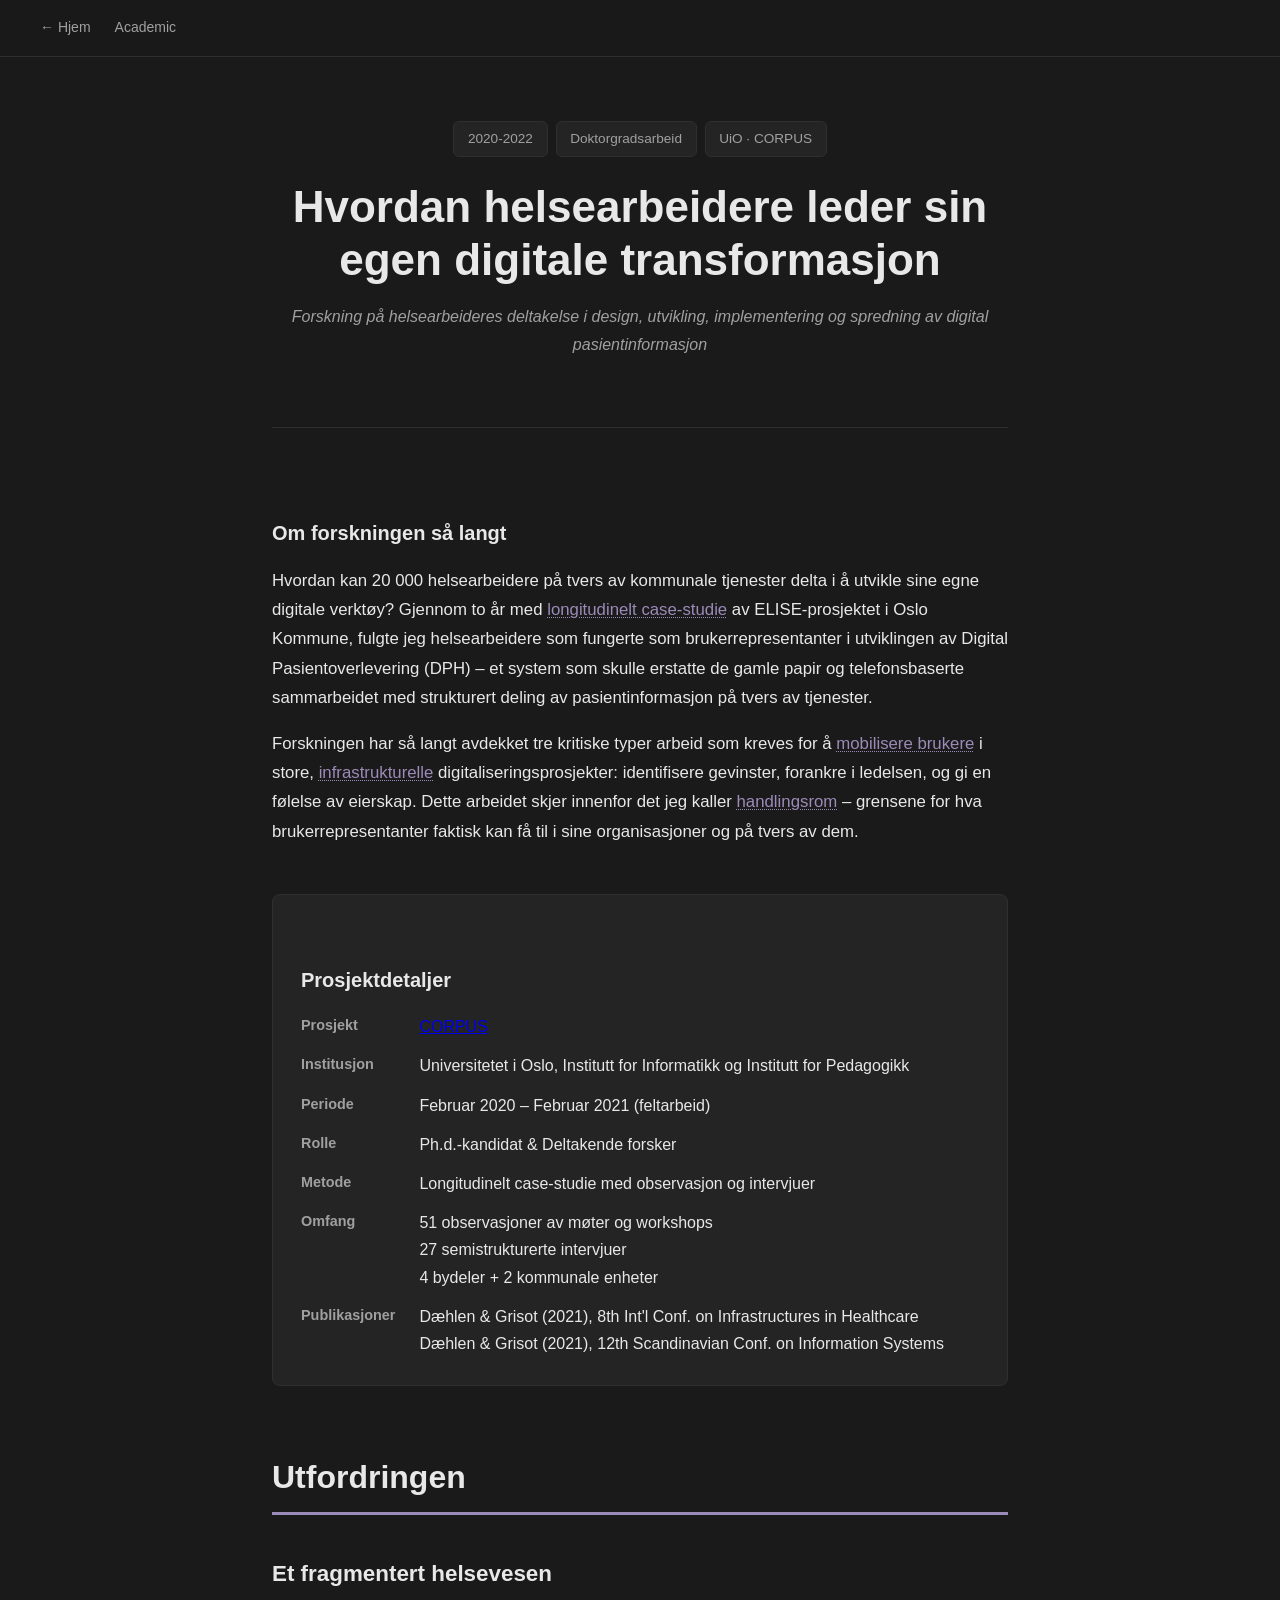
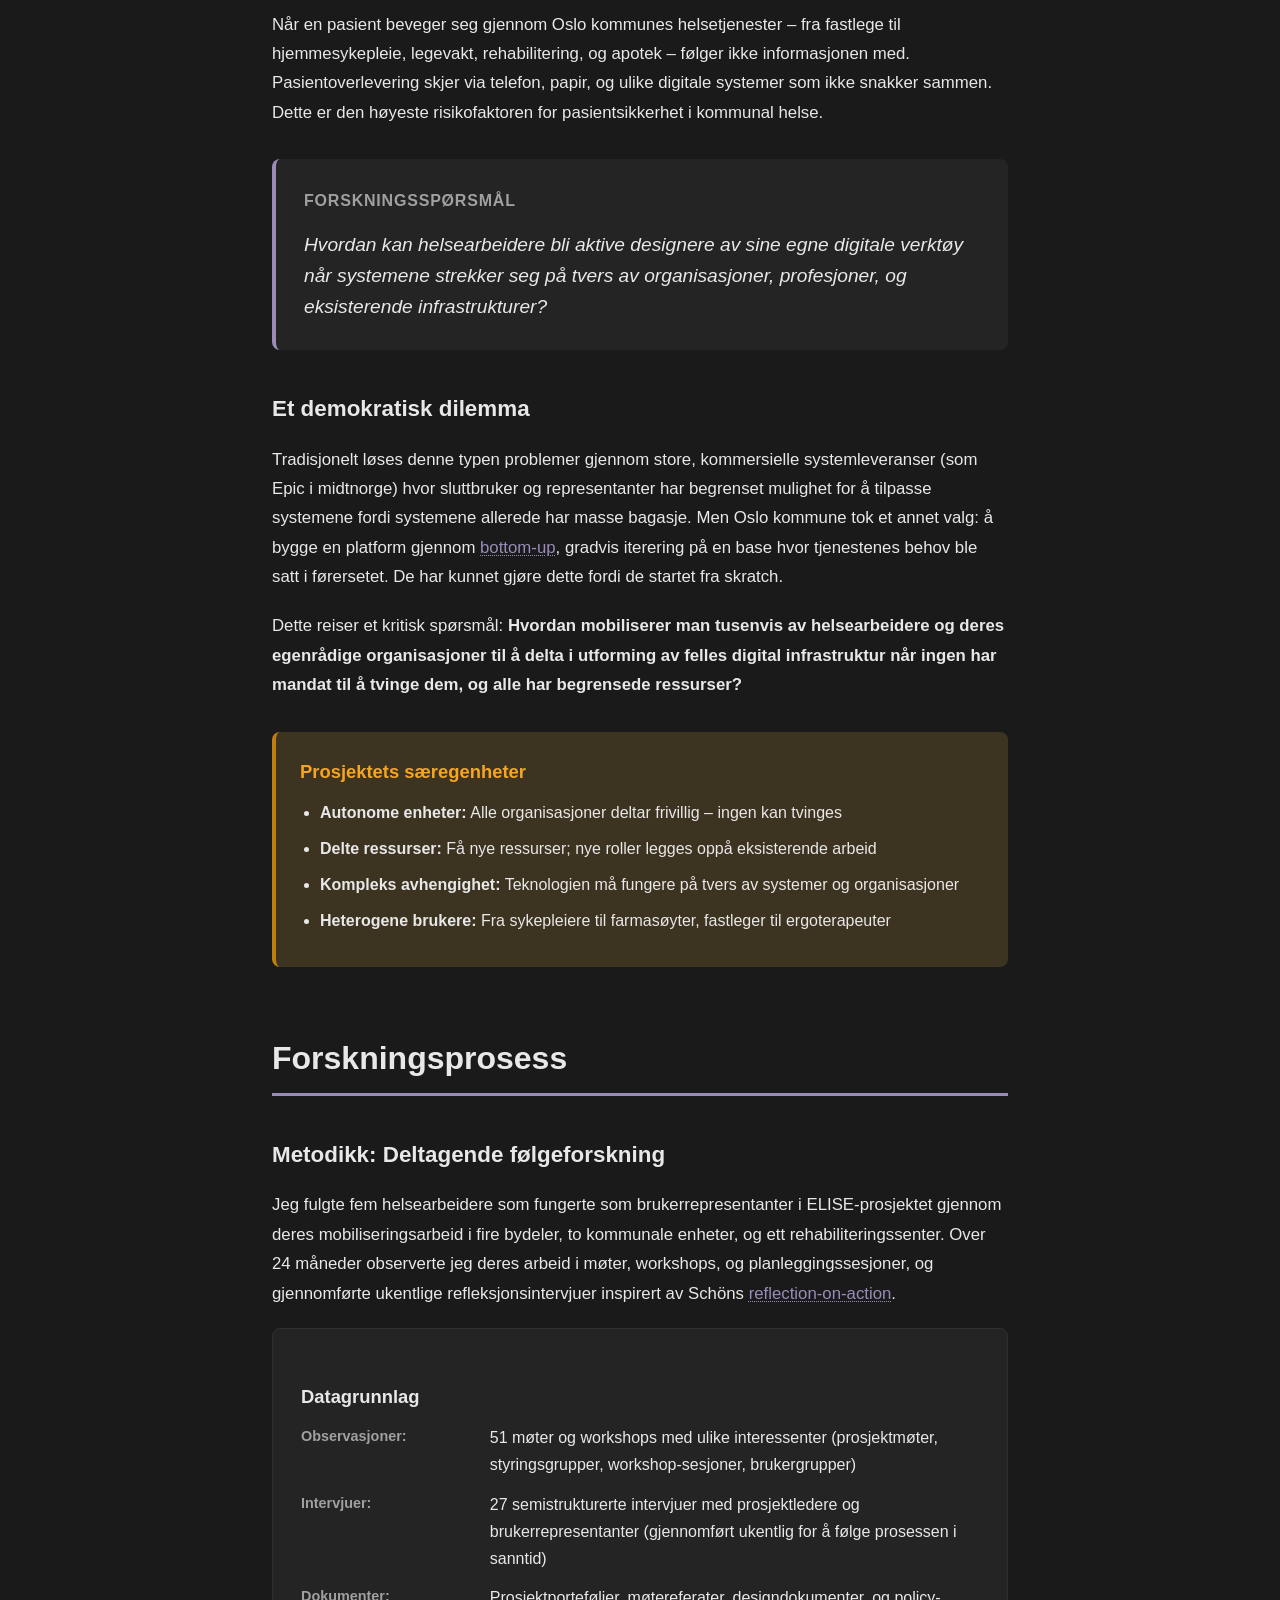
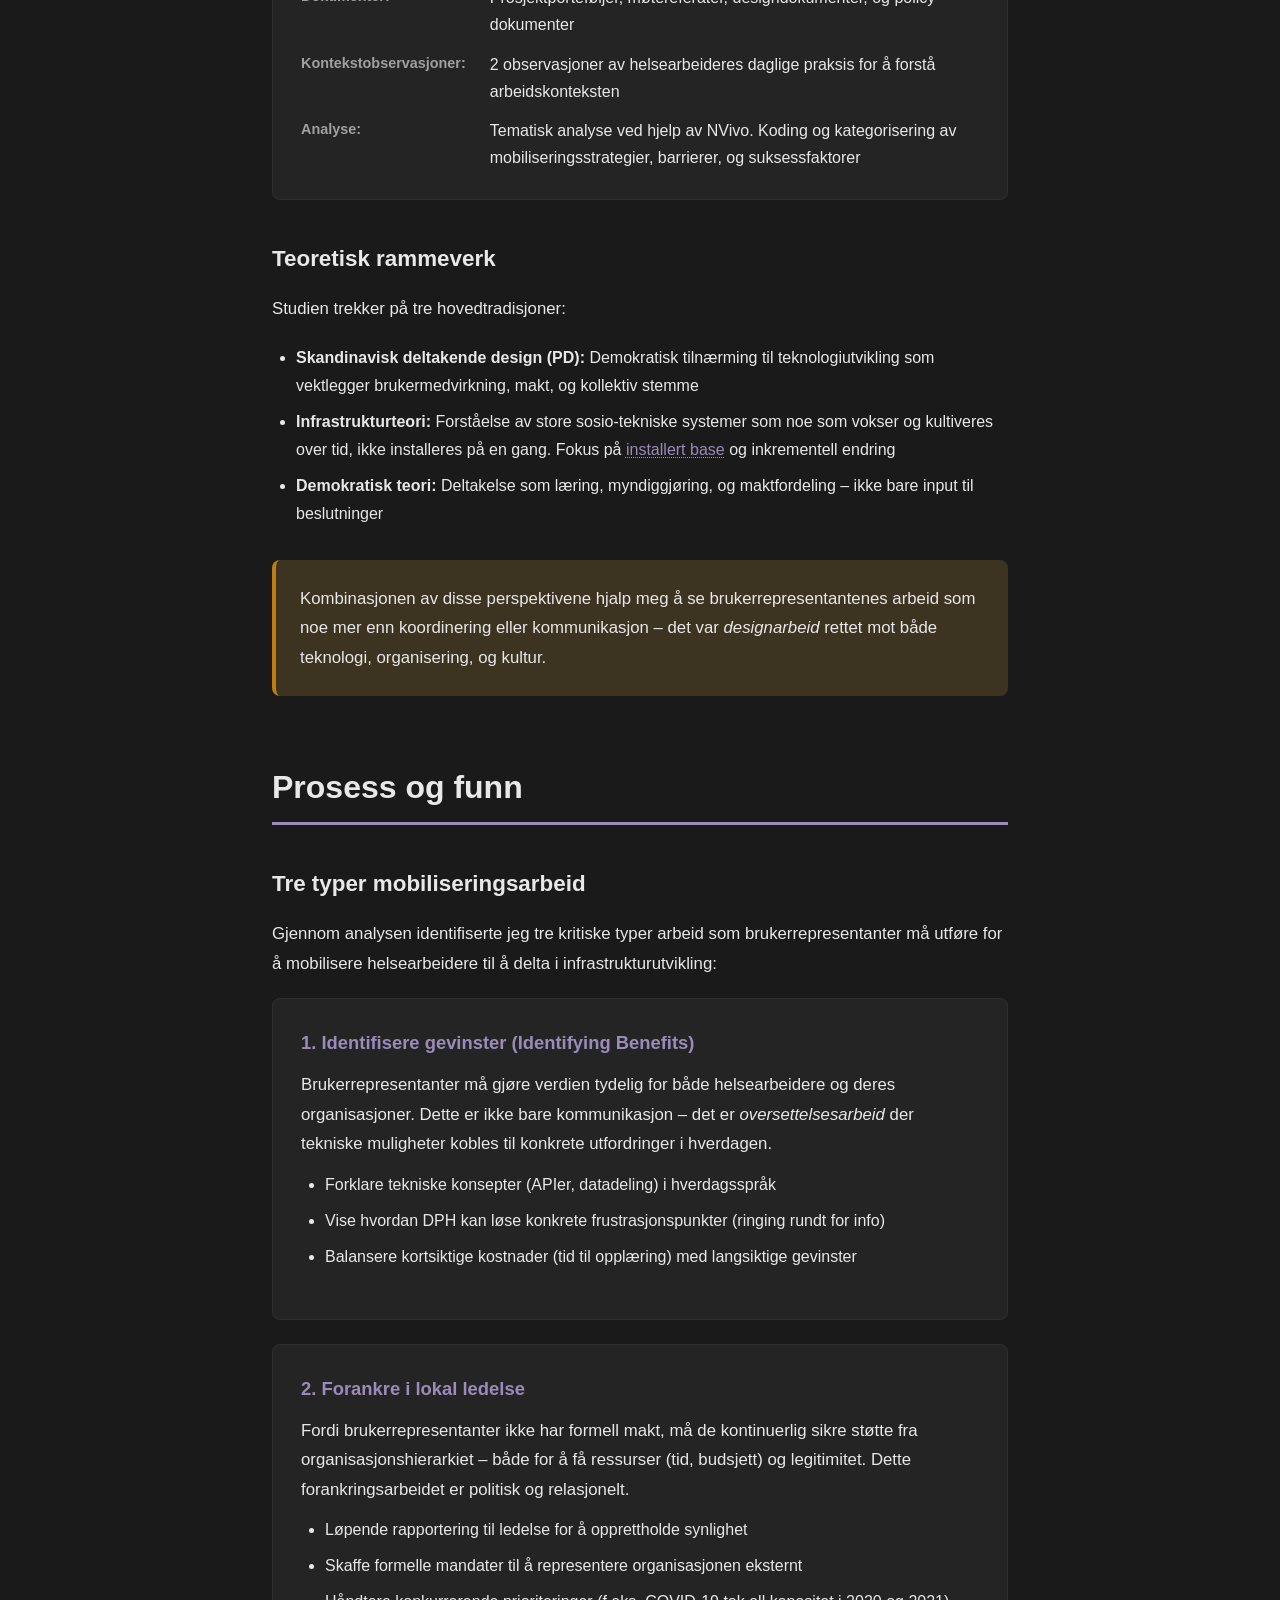
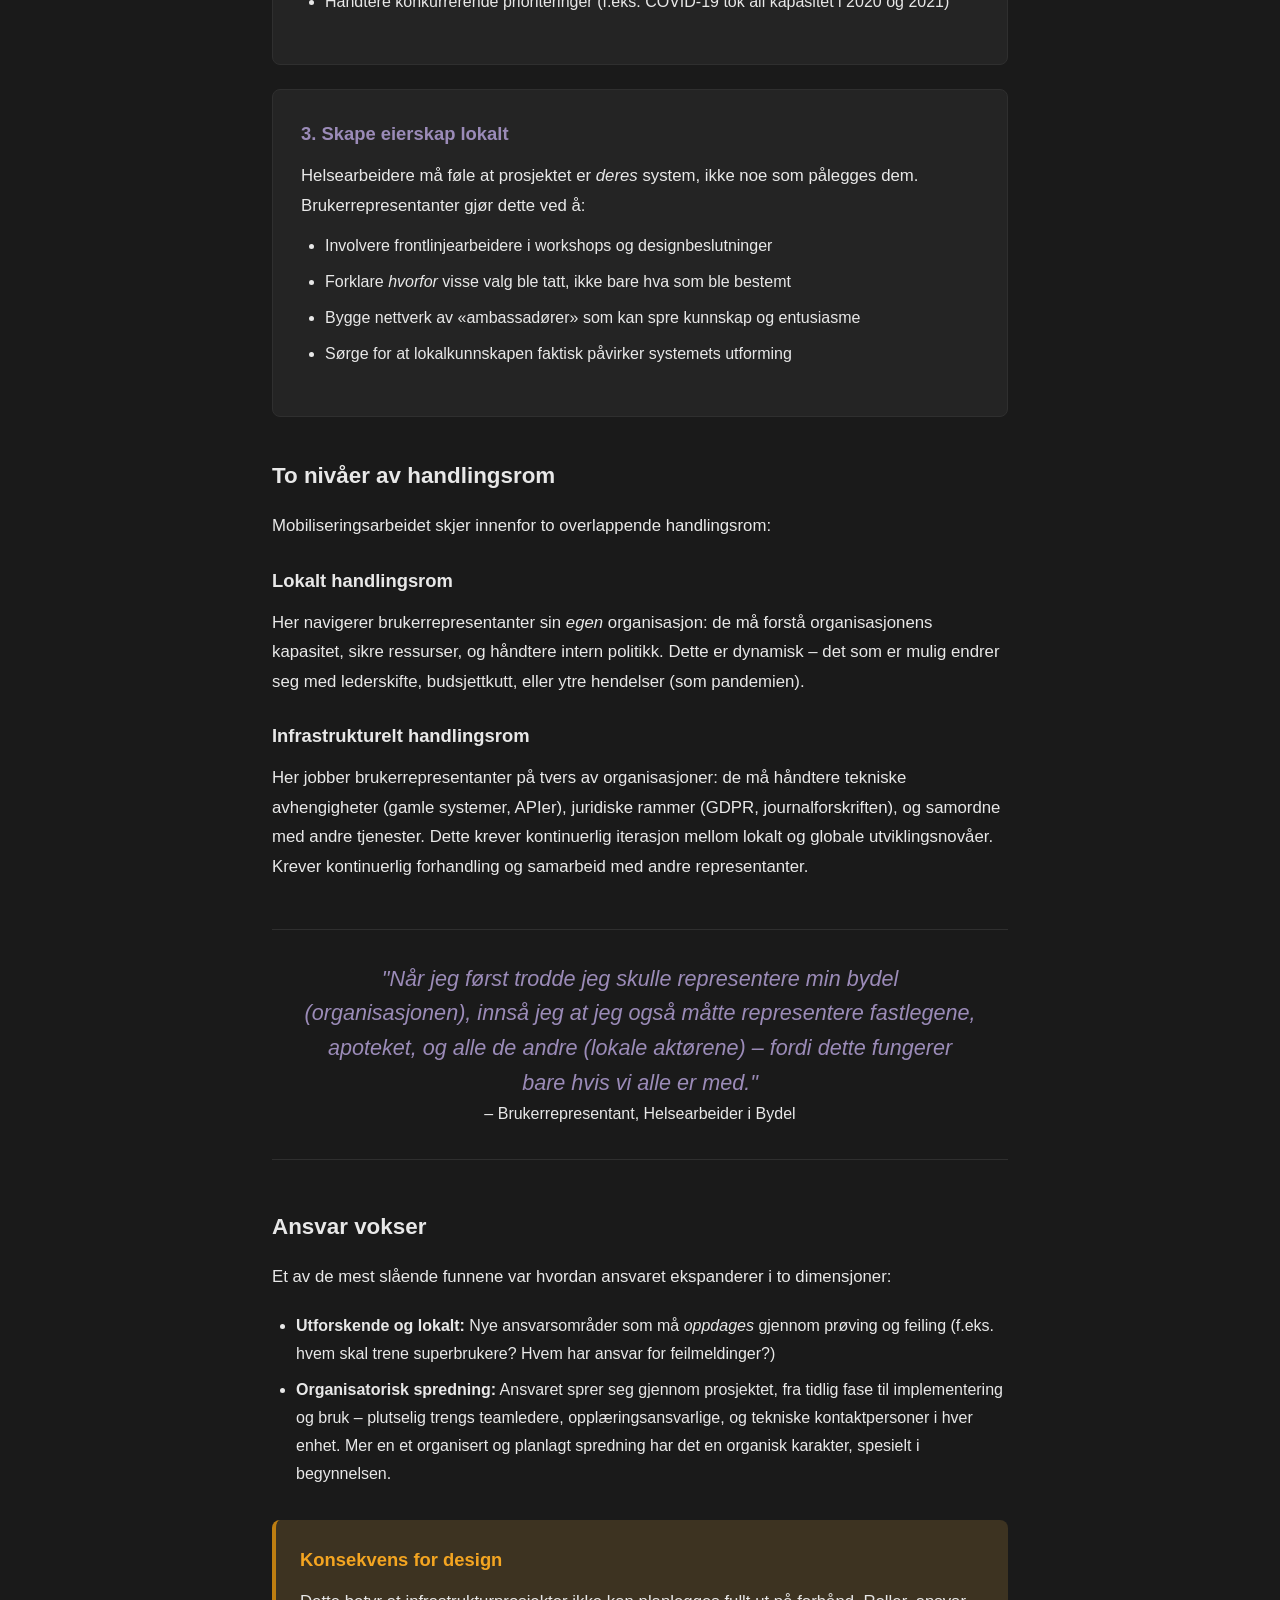
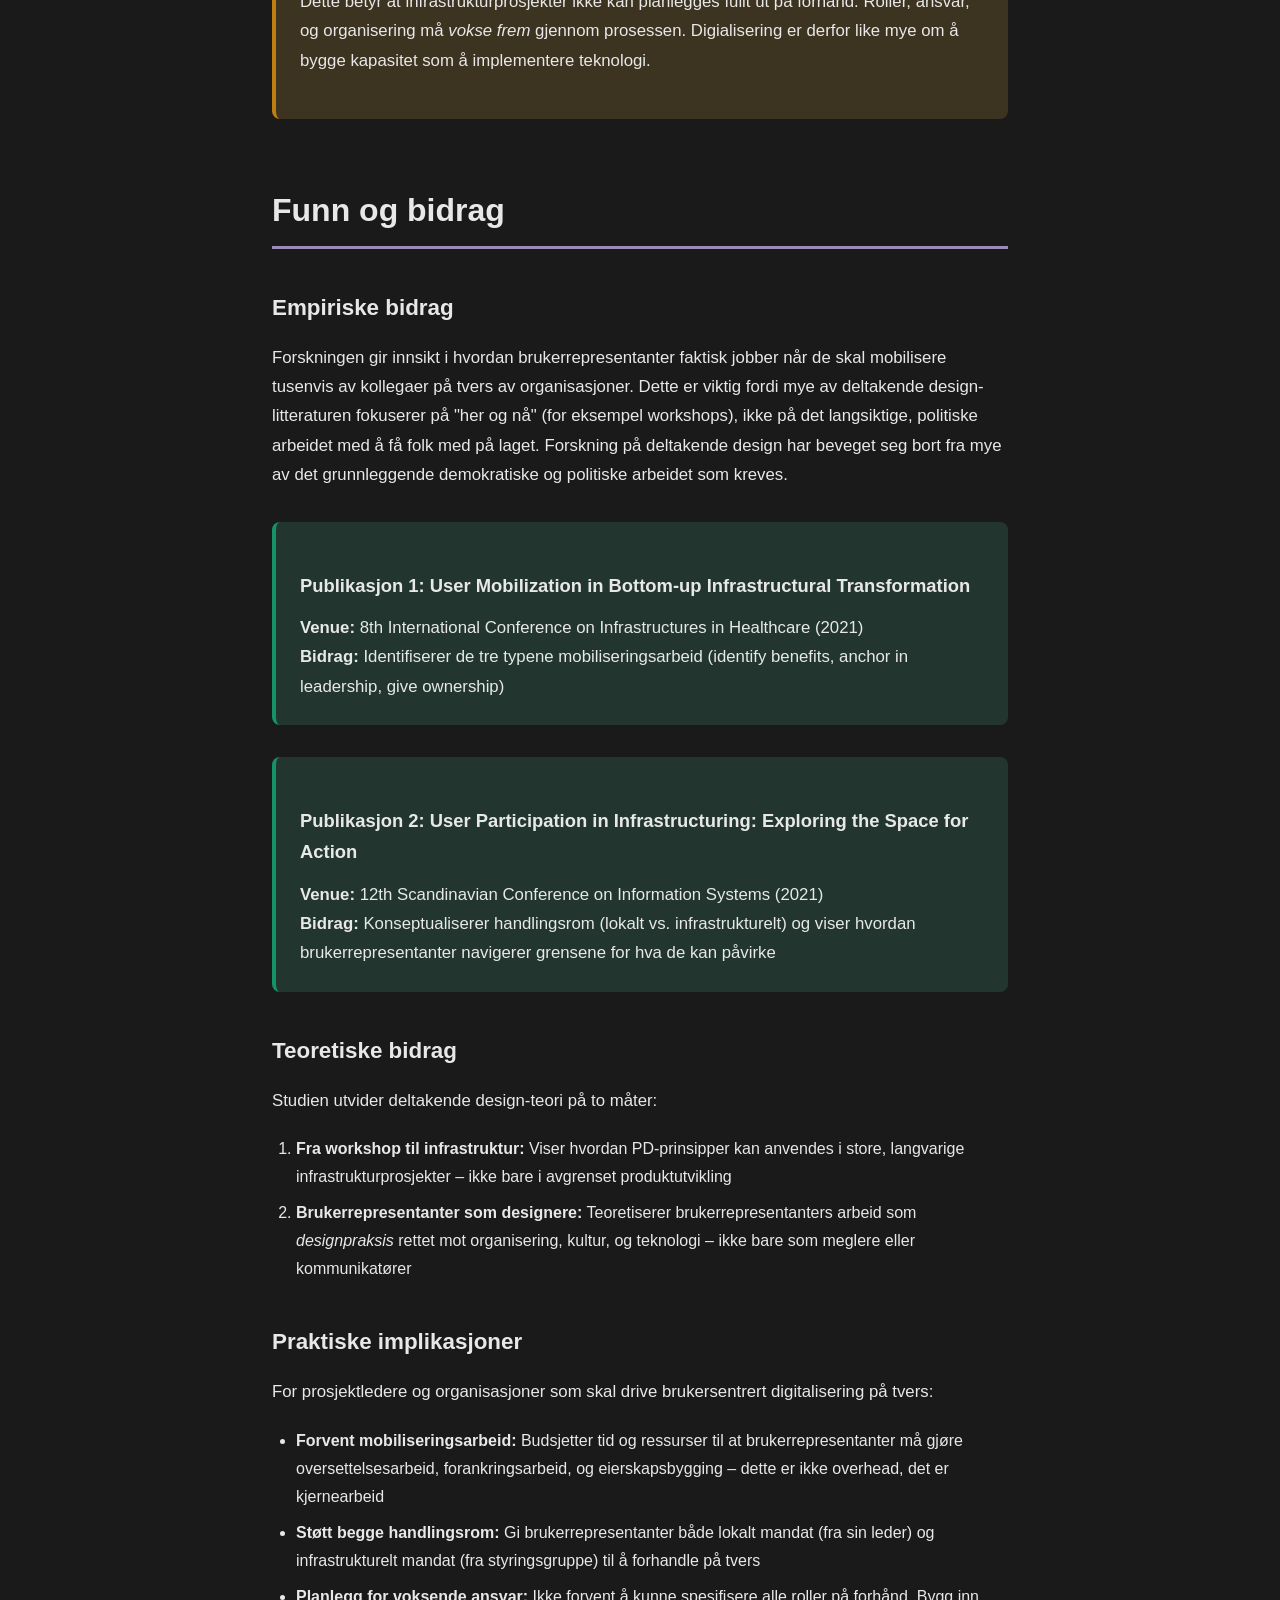
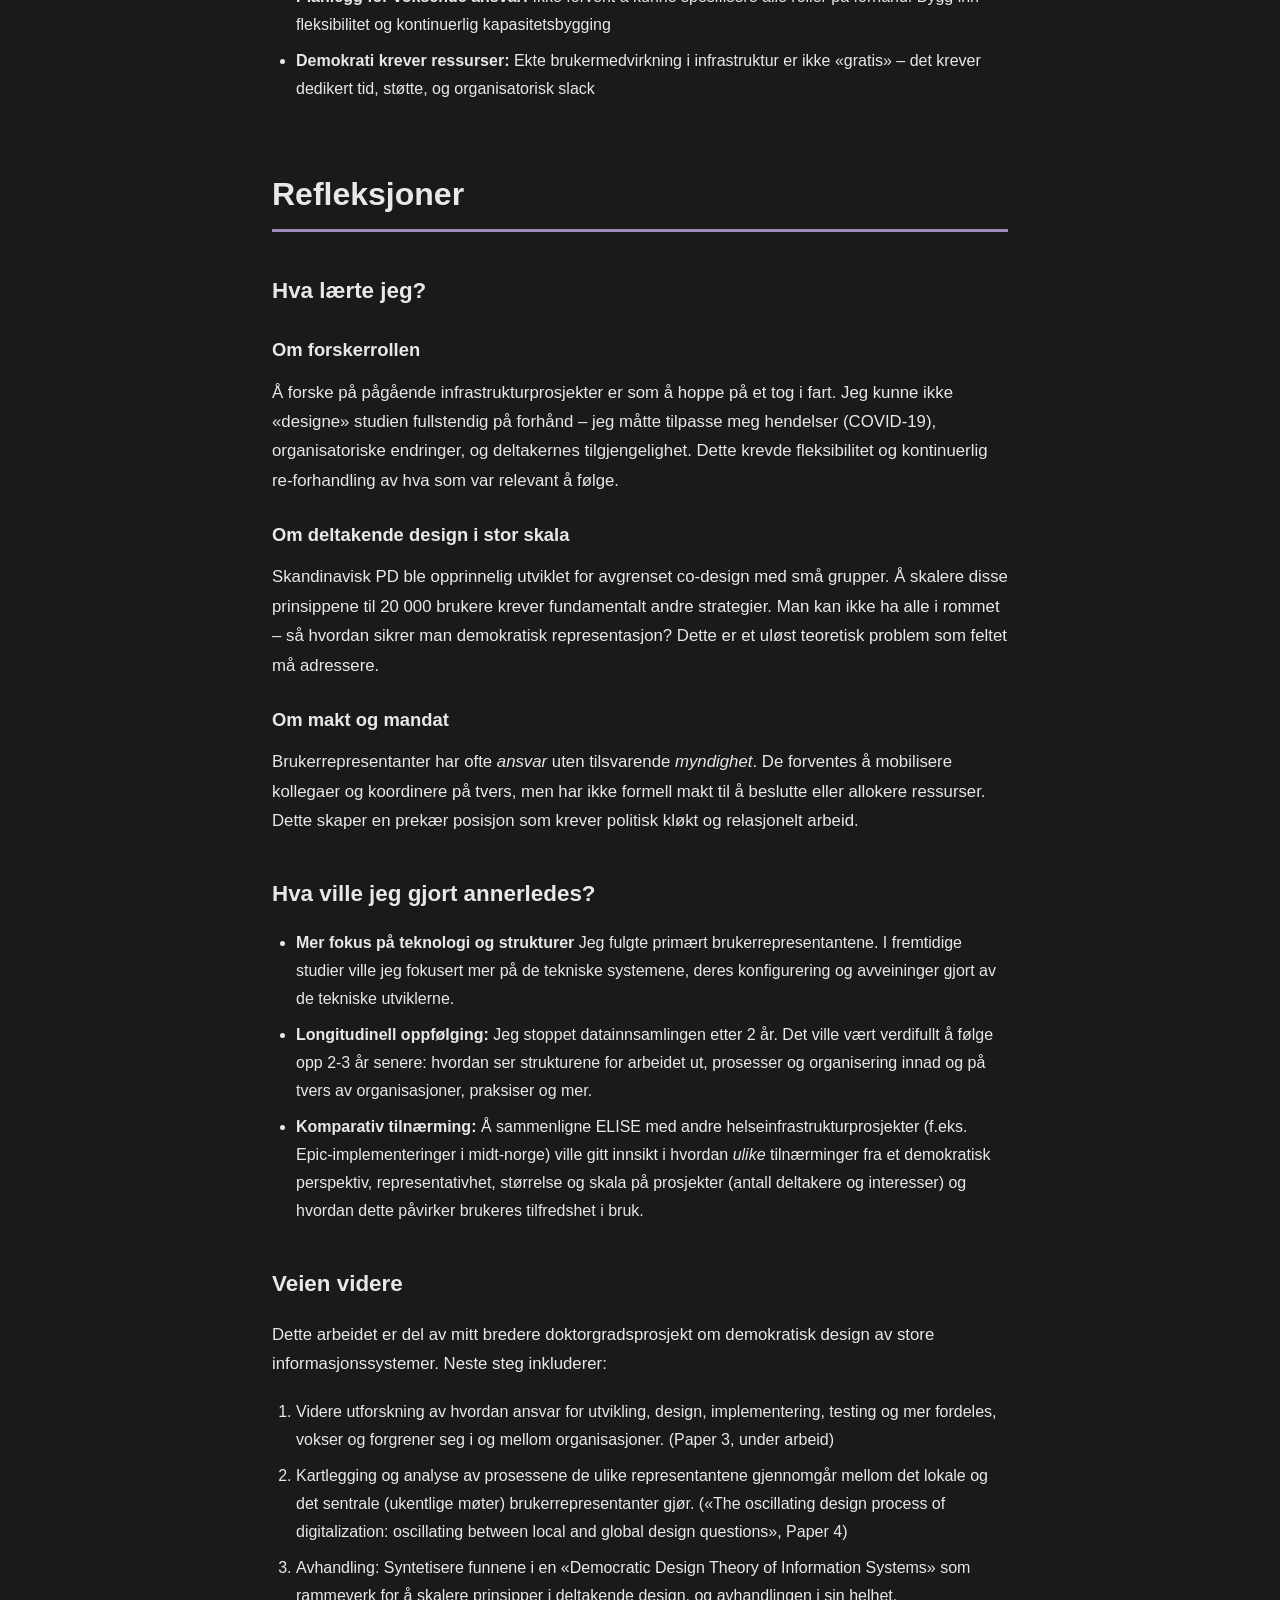
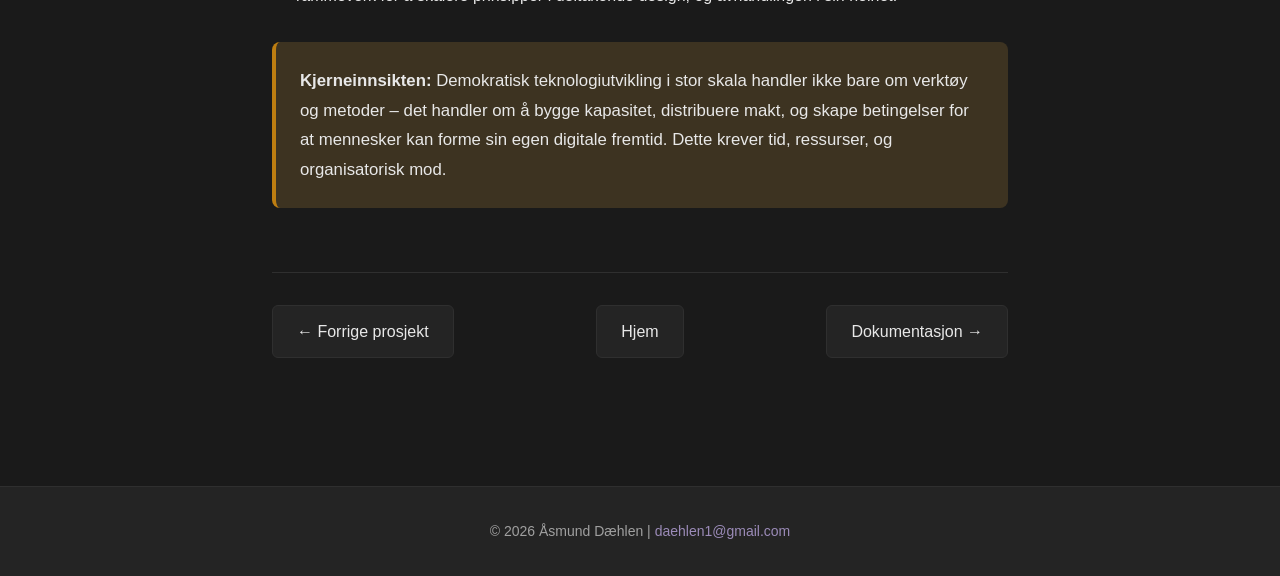
<file: academic/Stipendatur.html>
<!DOCTYPE html>
<html lang="no">
<head>
  <meta charset="UTF-8">
  <meta name="viewport" content="width=device-width, initial-scale=1.0">
  <title>ELISE: User Mobilization in Healthcare Digitalization - Åsmund Dæhlen</title>
  <link rel="stylesheet" href="/css/global.css">
  <link rel="stylesheet" href="css/academic.css">
</head>
<body>
  <!-- Progress Navigation -->
  <nav class="progress-nav" id="progress-nav">
    <div class="progress-bar">
      <div class="progress-indicator" id="progress-indicator"></div>
    </div>
    <ul class="progress-sections">
      <li><a href="#overview">Oversikt</a></li>
      <li><a href="#challenge">Utfordringen</a></li>
      <li><a href="#research">Forskningsprosess</a></li>
      <li><a href="#process">Prosess</a></li>
      <li><a href="#outcomes">Funn</a></li>
      <li><a href="#reflections">Refleksjoner</a></li>
    </ul>
  </nav>

  <header class="site-header">
    <nav>
      <a href="/" class="back-link">← Hjem</a>
      <a href="/academic" class="portfolio-link">Academic</a>
    </nav>
  </header>

  <main class="case-study">
    <!-- Hero Section -->
    <section class="hero">
      <div class="hero-content">
        <div class="meta-badges">
          <span class="badge">2020-2022</span>
          <span class="badge">Doktorgradsarbeid</span>
          <span class="badge">UiO · CORPUS</span>
        </div>
        <h1>Hvordan helsearbeidere leder sin egen digitale transformasjon</h1>
        <p class="subtitle">Forskning på helsearbeideres deltakelse i design, utvikling, implementering og spredning av digital pasientinformasjon </p>
      </div>
    </section>

    <!-- Overview Section -->
    <section class="overview" id="overview">
      <div class="summary">
        <h3>Om forskningen så langt</h3>
        <p>
          Hvordan kan 20 000 helsearbeidere på tvers av kommunale tjenester delta i å utvikle sine
          egne digitale verktøy? Gjennom to år med <span class="term" data-tooltip="Longitudinelt case-studie er en forskningsmetode der man følger samme case over lang tid. Dette gir innsikt i utvikling, endring og langsiktige effekter som ikke fanges i kortvarige studier.">longitudinelt case-studie</span>
          av ELISE-prosjektet i Oslo Kommune, fulgte jeg helsearbeidere som fungerte som brukerrepresentanter
          i utviklingen av Digital Pasientoverlevering (DPH) – et system som skulle erstatte de gamle papir og telefonsbaserte sammarbeidet med strukturert deling av pasientinformasjon på tvers av tjenester.
        </p>
        <p>
          Forskningen har så langt avdekket tre kritiske typer arbeid som kreves for å <span class="term" data-tooltip="Brukermobilisering (User Mobilization) handler om å engasjere brukere til å bli endringsagenter i sin egen organisasjon, ikke bare passive mottakere av teknologi. Det innebærer å bygge kapasitet, skape eierskap og distribuere ansvar.">mobilisere brukere</span>
          i store, <span class="term" data-tooltip="Infrastrukturering (Infrastructuring) er en tilnærming til store IT-systemer som vektlegger inkrementell utvikling, bottom-up endring, og kontinuerlig kultivering fremfor top-down kontroll. Infrastrukturer vokser og tilpasses over tid, de installeres ikke bare en gang.">infrastrukturelle</span> digitaliseringsprosjekter:
          identifisere gevinster, forankre i ledelsen, og gi en følelse av eierskap. Dette arbeidet
          skjer innenfor det jeg kaller <span class="term" data-tooltip="Handlingsrom (Space for Action) beskriver de grensene innenfor hvilke brukere kan påvirke design og implementering. Dette handlingsrommet er todelt: lokalt (innad i egen organisasjon) og infrastrukturelt (på tvers av organisasjoner og systemer).">handlingsrom</span> – grensene
          for hva brukerrepresentanter faktisk kan få til i sine organisasjoner og på tvers av dem.
        </p>
      </div>

      <div class="details-box">
        <h3>Prosjektdetaljer</h3>
        <dl>
          <dt>Prosjekt</dt>
          <dd><a href="https://www.uv.uio.no/iped/forskning/prosjekter/nerland-corpus/">CORPUS </a></dd>

          <dt>Institusjon</dt>
          <dd>Universitetet i Oslo, Institutt for Informatikk og Institutt for Pedagogikk</dd>

          <dt>Periode</dt>
          <dd>Februar 2020 – Februar 2021 (feltarbeid)</dd>

          <dt>Rolle</dt>
          <dd>Ph.d.-kandidat & Deltakende forsker</dd>

          <dt>Metode</dt>
          <dd>Longitudinelt case-studie med observasjon og intervjuer</dd>

          <dt>Omfang</dt>
          <dd>
            51 observasjoner av møter og workshops<br>
            27 semistrukturerte intervjuer<br>
            4 bydeler + 2 kommunale enheter<br>
          </dd>

          <dt>Publikasjoner</dt>
          <dd>
            Dæhlen & Grisot (2021), 8th Int'l Conf. on Infrastructures in Healthcare<br>
            Dæhlen & Grisot (2021), 12th Scandinavian Conf. on Information Systems
          </dd>
        </dl>
      </div>
    </section>

    <!-- Challenge Section -->
    <section id="challenge">
      <h2>Utfordringen</h2>

      <h3>Et fragmentert helsevesen</h3>
      <p>
        Når en pasient beveger seg gjennom Oslo kommunes helsetjenester – fra fastlege til hjemmesykepleie,
        legevakt, rehabilitering, og apotek – følger ikke informasjonen med. Pasientoverlevering skjer via telefon, papir, og ulike digitale systemer som ikke snakker sammen. Dette er den høyeste risikofaktoren for pasientsikkerhet i kommunal helse. 
      </p>

      <div class="research-question">
        <h4>Forskningsspørsmål</h4>
        <blockquote>
          Hvordan kan helsearbeidere bli aktive designere av sine egne digitale verktøy
          når systemene strekker seg på tvers av organisasjoner, profesjoner, og eksisterende infrastrukturer?
        </blockquote>
      </div>

      <h3>Et demokratisk dilemma</h3>
      <p>
        Tradisjonelt løses denne typen problemer gjennom store, kommersielle systemleveranser (som Epic i midtnorge)
        hvor sluttbruker og representanter har begrenset mulighet for å tilpasse systemene fordi systemene allerede har masse bagasje. Men Oslo kommune tok et annet valg: å bygge
        en platform gjennom <span class="term" data-tooltip="Bottom-up betyr at endringen starter fra frontlinjen og vokser oppover og utover, ikke styres ovenfra og ned. Dette krever at de som kjenner arbeidet best – helsearbeiderne – får makt til å forme løsningene.">bottom-up</span>, gradvis iterering på en base hvor tjenestenes behov ble satt i førersetet. De har kunnet gjøre dette fordi de startet fra skratch.
      </p>

      <p>
        Dette reiser et kritisk spørsmål: <strong>Hvordan mobiliserer man tusenvis av helsearbeidere og deres egenrådige organisasjoner til å delta
        i utforming av felles digital infrastruktur når ingen har mandat til å tvinge dem, og alle har begrensede ressurser?</strong>
      </p>

      <div class="highlight-box">
        <h4>Prosjektets særegenheter</h4>
        <ul>
          <li><strong>Autonome enheter:</strong> Alle organisasjoner deltar frivillig – ingen kan tvinges</li>
          <li><strong>Delte ressurser:</strong> Få nye ressurser; nye roller legges oppå eksisterende arbeid</li>
          <li><strong>Kompleks avhengighet:</strong> Teknologien må fungere på tvers av systemer og organisasjoner</li>
          <li><strong>Heterogene brukere:</strong> Fra sykepleiere til farmasøyter, fastleger til ergoterapeuter</li>
        </ul>
      </div>
    </section>

    <!-- Research Section -->
    <section id="research">
      <h2>Forskningsprosess</h2>

      <h3>Metodikk: Deltagende følgeforskning</h3>
      <p>
        Jeg fulgte fem helsearbeidere som fungerte som brukerrepresentanter i ELISE-prosjektet gjennom deres
        mobiliseringsarbeid i fire bydeler, to kommunale enheter,
        og ett rehabiliteringssenter. Over 24 måneder observerte jeg deres arbeid i møter, workshops, og
        planleggingssesjoner, og gjennomførte ukentlige refleksjonsintervjuer inspirert av Schöns
        <span class="term" data-tooltip="Reflection-on-action er en metode fra Donald Schön der man systematisk reflekterer over egne handlinger i etterkant. Dette hjelper praktikere å artikulere taus kunnskap og lære av erfaringer.">reflection-on-action</span>.
      </p>

      <div class="details-box">
        <h4>Datagrunnlag</h4>
        <dl>
          <dt>Observasjoner:</dt>
          <dd>51 møter og workshops med ulike interessenter (prosjektmøter, styringsgrupper, workshop-sesjoner, brukergrupper)</dd>

          <dt>Intervjuer:</dt>
          <dd>27 semistrukturerte intervjuer med prosjektledere og brukerrepresentanter (gjennomført ukentlig for å følge prosessen i sanntid)</dd>

          <dt>Dokumenter:</dt>
          <dd>Prosjektporteføljer, møtereferater, designdokumenter, og policy-dokumenter</dd>

          <dt>Kontekstobservasjoner:</dt>
          <dd>2 observasjoner av helsearbeideres daglige praksis for å forstå arbeidskonteksten</dd>

          <dt>Analyse:</dt>
          <dd>Tematisk analyse ved hjelp av NVivo. Koding og kategorisering av mobiliseringsstrategier, barrierer, og suksessfaktorer</dd>
        </dl>
      </div>

      <h3>Teoretisk rammeverk</h3>
      <p>
        Studien trekker på tre hovedtradisjoner:
      </p>
      <ul>
        <li>
          <strong>Skandinavisk deltakende design (PD):</strong>
          Demokratisk tilnærming til teknologiutvikling som vektlegger brukermedvirkning, makt,
          og kollektiv stemme
        </li>
        <li>
          <strong>Infrastrukturteori:</strong>
          Forståelse av store sosio-tekniske systemer som noe som vokser og kultiveres over tid,
          ikke installeres på en gang. Fokus på <span class="term" data-tooltip="Installed Base er de eksisterende tekniske og organisatoriske konfigurasjonene som et nytt system må bygges oppå eller integreres med. Installed base er både en ressurs (kan bygges på) og en begrensning (må tilpasses).">installert base</span> og inkrementell endring
        </li>
        <li>
          <strong>Demokratisk teori:</strong>
          Deltakelse som læring, myndiggjøring, og maktfordeling – ikke bare input til beslutninger
        </li>
      </ul>

      <div class="insight-box">
        <p>
          Kombinasjonen av disse perspektivene hjalp meg å se brukerrepresentantenes arbeid som noe mer
          enn koordinering eller kommunikasjon – det var <em>designarbeid</em> rettet mot både teknologi,
          organisering, og kultur.
        </p>
      </div>
    </section>

    <!-- Process Section -->
    <section id="process">
      <h2>Prosess og funn</h2>

      <h3>Tre typer mobiliseringsarbeid</h3>
      <p>
        Gjennom analysen identifiserte jeg tre kritiske typer arbeid som brukerrepresentanter må utføre
        for å mobilisere helsearbeidere til å delta i infrastrukturutvikling:
      </p>

      <div class="finding">
        <h4>1. Identifisere gevinster (Identifying Benefits)</h4>
        <p>
          Brukerrepresentanter må gjøre verdien tydelig for både helsearbeidere og deres organisasjoner.
          Dette er ikke bare kommunikasjon – det er <em>oversettelsesarbeid</em> der tekniske muligheter
          kobles til konkrete utfordringer i hverdagen.
        </p>
        <ul>
          <li>Forklare tekniske konsepter (APIer, datadeling) i hverdagsspråk</li>
          <li>Vise hvordan DPH kan løse konkrete frustrasjonspunkter (ringing rundt for info)</li>
          <li>Balansere kortsiktige kostnader (tid til opplæring) med langsiktige gevinster</li>
        </ul>
      </div>

      <div class="finding">
        <h4>2. Forankre i lokal ledelse</h4>
        <p>
          Fordi brukerrepresentanter ikke har formell makt, må de kontinuerlig sikre støtte fra
          organisasjonshierarkiet – både for å få ressurser (tid, budsjett) og legitimitet.
          Dette forankringsarbeidet er politisk og relasjonelt.
        </p>
        <ul>
          <li>Løpende rapportering til ledelse for å opprettholde synlighet</li>
          <li>Skaffe formelle mandater til å representere organisasjonen eksternt</li>
          <li>Håndtere konkurrerende prioriteringer (f.eks. COVID-19 tok all kapasitet i 2020 og 2021)</li>
        </ul>
      </div>

      <div class="finding">
        <h4>3. Skape eierskap lokalt</h4>
        <p>
          Helsearbeidere må føle at prosjektet er <em>deres</em> system, ikke noe som pålegges dem.
          Brukerrepresentanter gjør dette ved å:
        </p>
        <ul>
          <li>Involvere frontlinjearbeidere i workshops og designbeslutninger</li>
          <li>Forklare <em>hvorfor</em> visse valg ble tatt, ikke bare hva som ble bestemt</li>
          <li>Bygge nettverk av «ambassadører» som kan spre kunnskap og entusiasme</li>
          <li>Sørge for at lokalkunnskapen faktisk påvirker systemets utforming</li>
        </ul>
      </div>

      <h3>To nivåer av handlingsrom</h3>
      <p>
        Mobiliseringsarbeidet skjer innenfor to overlappende handlingsrom:
      </p>

      <h4>Lokalt handlingsrom</h4>
      <p>
        Her navigerer brukerrepresentanter sin <em>egen</em> organisasjon: de må forstå organisasjonens
        kapasitet, sikre ressurser, og håndtere intern politikk. Dette er dynamisk – det som er mulig
        endrer seg med lederskifte, budsjettkutt, eller ytre hendelser (som pandemien).
      </p>

      <h4>Infrastrukturelt handlingsrom</h4>
      <p>
        Her jobber brukerrepresentanter på tvers av organisasjoner: de må håndtere tekniske avhengigheter
        (gamle systemer, APIer), juridiske rammer (GDPR, journalforskriften), og samordne med andre
        tjenester. Dette krever kontinuerlig iterasjon mellom lokalt og globale utviklingsnovåer. Krever kontinuerlig forhandling og samarbeid med andre representanter.
      </p>

      <div class="pullquote">
        <p>
          "Når jeg først trodde jeg skulle representere min bydel (organisasjonen), innså jeg at jeg også måtte
          representere fastlegene, apoteket, og alle de andre (lokale aktørene) – fordi dette fungerer bare
          hvis vi alle er med."
        </p>
        <span>– Brukerrepresentant, Helsearbeider i Bydel</span>
      </div>

      <h3>Ansvar vokser</h3>
      <p>
        Et av de mest slående funnene var hvordan ansvaret ekspanderer i to dimensjoner:
      </p>

      <ul>
        <li>
          <strong>Utforskende og lokalt:</strong>
          Nye ansvarsområder som må <em>oppdages</em> gjennom prøving og feiling
          (f.eks. hvem skal trene superbrukere? Hvem har ansvar for feilmeldinger?)
        </li>
        <li>
          <strong>Organisatorisk spredning:</strong>
          Ansvaret sprer seg gjennom prosjektet, fra tidlig fase til implementering og bruk – plutselig trengs teamledere,
          opplæringsansvarlige, og tekniske kontaktpersoner i hver enhet. Mer en et organisert og planlagt spredning har det en organisk karakter, spesielt i begynnelsen.
        </li>
      </ul>

      <div class="highlight-box">
        <h4>Konsekvens for design</h4>
        <p>
          Dette betyr at infrastrukturprosjekter ikke kan planlegges fullt ut på forhånd. Roller,
          ansvar, og organisering må <em>vokse frem</em> gjennom prosessen. Digialisering er
          derfor like mye om å bygge kapasitet som å implementere teknologi.
        </p>
      </div>
    </section>

    <!-- Outcomes Section -->
    <section id="outcomes">
      <h2>Funn og bidrag</h2>

      <h3>Empiriske bidrag</h3>
      <p>
        Forskningen gir innsikt i hvordan brukerrepresentanter faktisk jobber når de skal mobilisere
        tusenvis av kollegaer på tvers av organisasjoner. Dette er viktig fordi mye av
        deltakende design-litteraturen fokuserer på "her og nå" (for eksempel workshops), ikke på det langsiktige,
        politiske arbeidet med å få folk med på laget. Forskning på deltakende design har beveget seg bort fra mye av det grunnleggende demokratiske og politiske arbeidet som kreves.
      </p>

      <div class="publication-box">
        <h4>Publikasjon 1: User Mobilization in Bottom-up Infrastructural Transformation</h4>
        <p>
          <strong>Venue:</strong> 8th International Conference on Infrastructures in Healthcare (2021)<br>
          <strong>Bidrag:</strong> Identifiserer de tre typene mobiliseringsarbeid (identify benefits, anchor in leadership, give ownership)
        </p>
      </div>

      <div class="publication-box">
        <h4>Publikasjon 2: User Participation in Infrastructuring: Exploring the Space for Action</h4>
        <p>
          <strong>Venue:</strong> 12th Scandinavian Conference on Information Systems (2021)<br>
          <strong>Bidrag:</strong> Konseptualiserer handlingsrom (lokalt vs. infrastrukturelt) og viser hvordan brukerrepresentanter navigerer grensene for hva de kan påvirke
        </p>
      </div>

      <h3>Teoretiske bidrag</h3>
      <p>
        Studien utvider deltakende design-teori på to måter:
      </p>

      <ol>
        <li>
          <strong>Fra workshop til infrastruktur:</strong>
          Viser hvordan PD-prinsipper kan anvendes i store, langvarige infrastrukturprosjekter
          – ikke bare i avgrenset produktutvikling
        </li>
        <li>
          <strong>Brukerrepresentanter som designere:</strong>
          Teoretiserer brukerrepresentanters arbeid som <em>designpraksis</em> rettet mot organisering,
          kultur, og teknologi – ikke bare som meglere eller kommunikatører
        </li>
      </ol>

      <h3>Praktiske implikasjoner</h3>
      <p>
        For prosjektledere og organisasjoner som skal drive brukersentrert digitalisering på tvers:
      </p>

      <ul>
        <li>
          <strong>Forvent mobiliseringsarbeid:</strong>
          Budsjetter tid og ressurser til at brukerrepresentanter må gjøre oversettelsesarbeid,
          forankringsarbeid, og eierskapsbygging – dette er ikke overhead, det er kjernearbeid
        </li>
        <li>
          <strong>Støtt begge handlingsrom:</strong>
          Gi brukerrepresentanter både lokalt mandat (fra sin leder) og infrastrukturelt mandat
          (fra styringsgruppe) til å forhandle på tvers
        </li>
        <li>
          <strong>Planlegg for voksende ansvar:</strong>
          Ikke forvent å kunne spesifisere alle roller på forhånd. Bygg inn fleksibilitet og
          kontinuerlig kapasitetsbygging
        </li>
        <li>
          <strong>Demokrati krever ressurser:</strong>
          Ekte brukermedvirkning i infrastruktur er ikke «gratis» – det krever dedikert tid,
          støtte, og organisatorisk slack
        </li>
      </ul>
    </section>

    <!-- Reflections Section -->
    <section id="reflections">
      <h2>Refleksjoner</h2>

      <h3>Hva lærte jeg?</h3>

      <h4>Om forskerrollen</h4>
      <p>
        Å forske på pågående infrastrukturprosjekter er som å hoppe på et tog i fart. Jeg kunne ikke
        «designe» studien fullstendig på forhånd – jeg måtte tilpasse meg hendelser (COVID-19),
        organisatoriske endringer, og deltakernes tilgjengelighet. Dette krevde fleksibilitet og
        kontinuerlig re-forhandling av hva som var relevant å følge.
      </p>

      <h4>Om deltakende design i stor skala</h4>
      <p>
        Skandinavisk PD ble opprinnelig utviklet for avgrenset co-design med små grupper. Å skalere
        disse prinsippene til 20 000 brukere krever fundamentalt andre strategier. Man kan ikke ha
        alle i rommet – så hvordan sikrer man demokratisk representasjon? Dette er et uløst teoretisk
        problem som feltet må adressere.
      </p>

      <h4>Om makt og mandat</h4>
      <p>
        Brukerrepresentanter har ofte <em>ansvar</em> uten tilsvarende <em>myndighet</em>. De forventes
        å mobilisere kollegaer og koordinere på tvers, men har ikke formell makt til å beslutte eller
        allokere ressurser. Dette skaper en prekær posisjon som krever politisk kløkt og relasjonelt arbeid.
      </p>

      <h3>Hva ville jeg gjort annerledes?</h3>

      <ul>
        <li>
          <strong>Mer fokus på teknologi og strukturer</strong>
          Jeg fulgte primært brukerrepresentantene. I fremtidige studier ville jeg fokusert mer på de tekniske systemene, deres konfigurering og avveininger gjort av de tekniske utviklerne.
        </li>
        <li>
          <strong>Longitudinell oppfølging:</strong>
          Jeg stoppet datainnsamlingen etter 2 år. Det ville vært verdifullt å følge opp
          2-3 år senere: hvordan ser strukturene for arbeidet ut, prosesser og organisering innad og på tvers av organisasjoner, praksiser og mer.
        </li>
        <li>
          <strong>Komparativ tilnærming:</strong>
          Å sammenligne ELISE med andre helseinfrastrukturprosjekter (f.eks. Epic-implementeringer i midt-norge)
          ville gitt innsikt i hvordan <em>ulike</em> tilnærminger fra et demokratisk perspektiv, representativhet, størrelse og skala på prosjekter (antall deltakere og interesser) og hvordan dette påvirker brukeres tilfredshet i bruk.
        </li>
      </ul>

      <h3>Veien videre</h3>
      <p>
        Dette arbeidet er del av mitt bredere doktorgradsprosjekt om demokratisk design av store
        informasjonssystemer. Neste steg inkluderer:
      </p>

      <ol>
        <li>
          Videre utforskning av hvordan ansvar for utvikling, design, implementering, testing og mer fordeles, vokser og forgrener seg i og mellom organisasjoner.
          (Paper 3, under arbeid)
        </li>
        <li>
          Kartlegging og analyse av prosessene de ulike representantene gjennomgår mellom det lokale og det sentrale (ukentlige møter) brukerrepresentanter gjør.
          («The oscillating design process of digitalization: oscillating between local and global design questions», Paper 4)
        </li>
        <li>
          Avhandling: Syntetisere funnene i en «Democratic Design Theory of Information Systems»
          som rammeverk for å skalere prinsipper i deltakende design, og avhandlingen i sin helhet.
        </li>
      </ol>

      <div class="insight-box">
        <p>
          <strong>Kjerneinnsikten:</strong>
          Demokratisk teknologiutvikling i stor skala handler ikke bare om verktøy og metoder – det handler
          om å bygge kapasitet, distribuere makt, og skape betingelser for at mennesker kan forme
          sin egen digitale fremtid. Dette krever tid, ressurser, og organisatorisk mod.
        </p>
      </div>
    </section>

    <!-- Navigation -->
    <section class="case-nav">
      <a href="masteroppgave.html" class="btn-secondary">← Forrige prosjekt</a>
      <a href="/" class="btn-secondary">Hjem</a>
      <a href="template.html" class="btn-secondary">Dokumentasjon →</a>
    </section>
  </main>

  <footer class="site-footer">
    <p>&copy; 2026 Åsmund Dæhlen | <a href="mailto:daehlen1@gmail.com">daehlen1@gmail.com</a></p>
  </footer>

  <script type="module" src="js/main.js"></script>
</body>
</html>
</file>
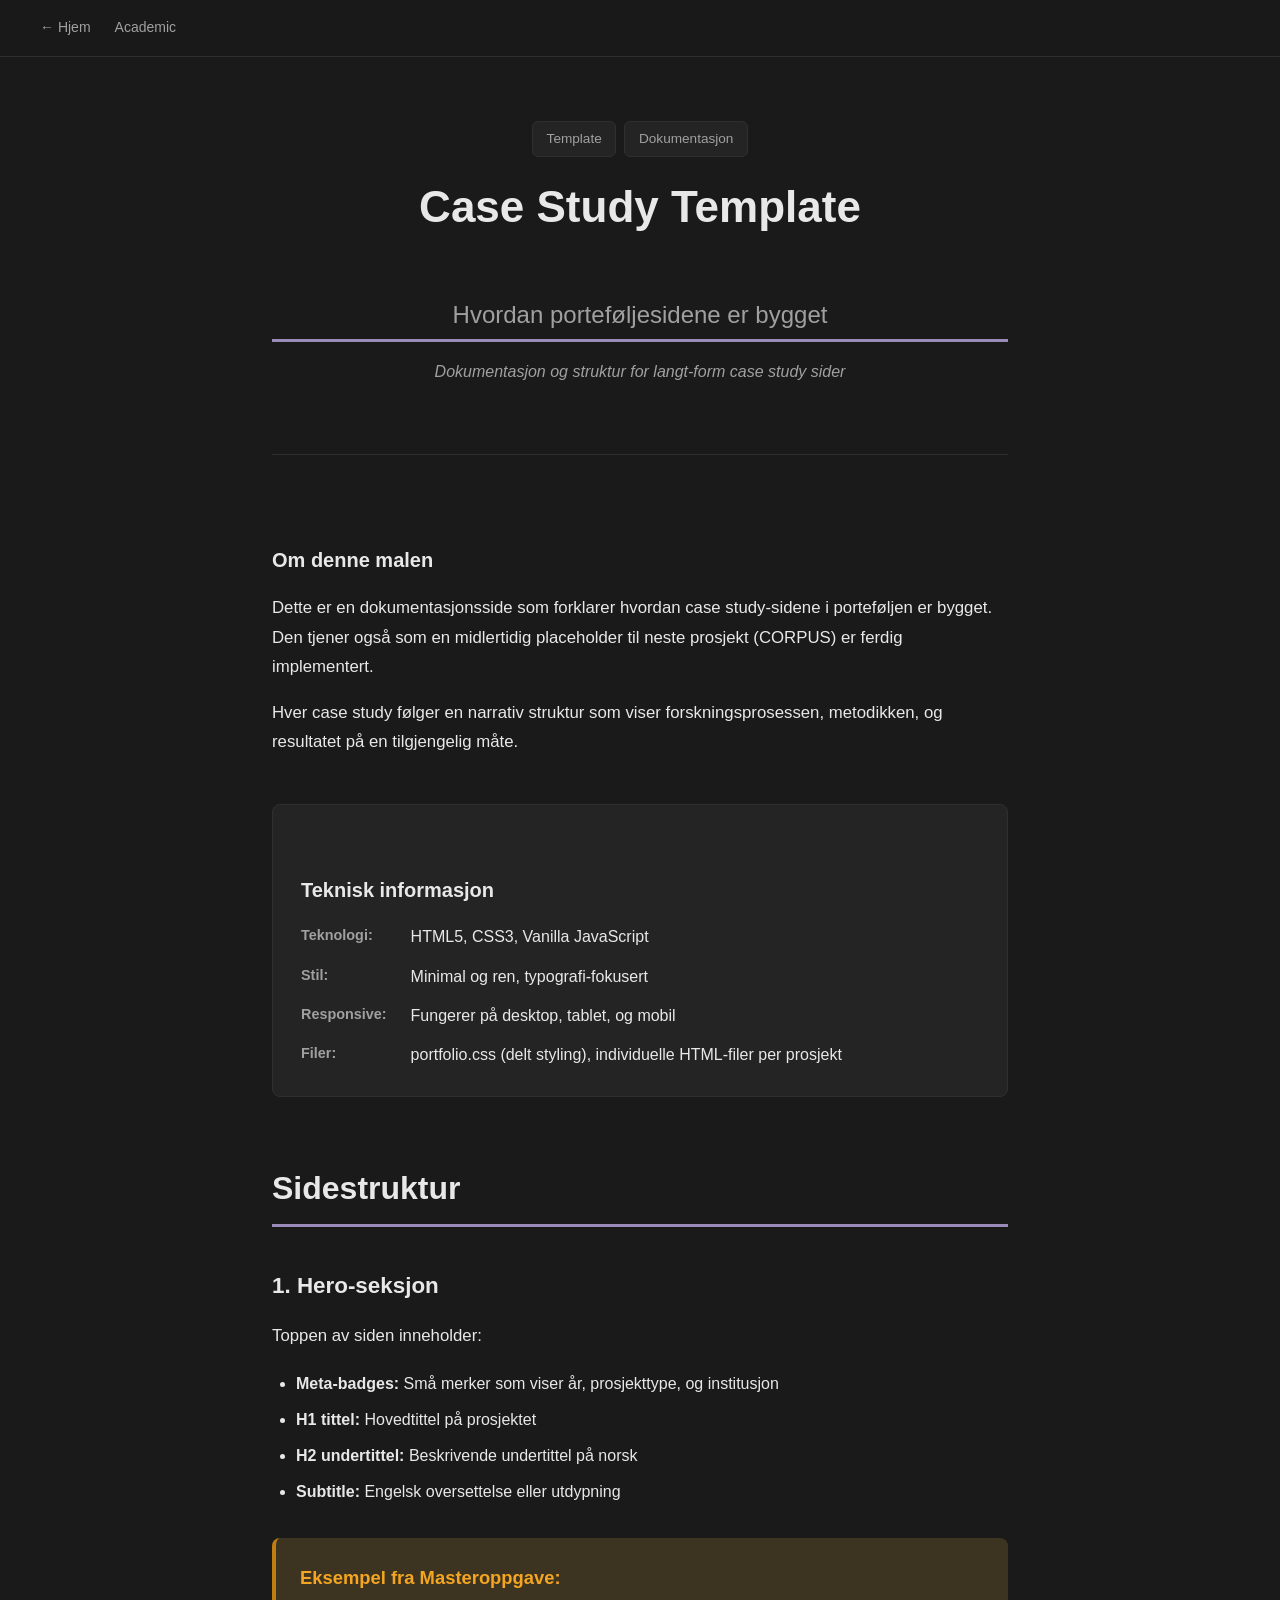
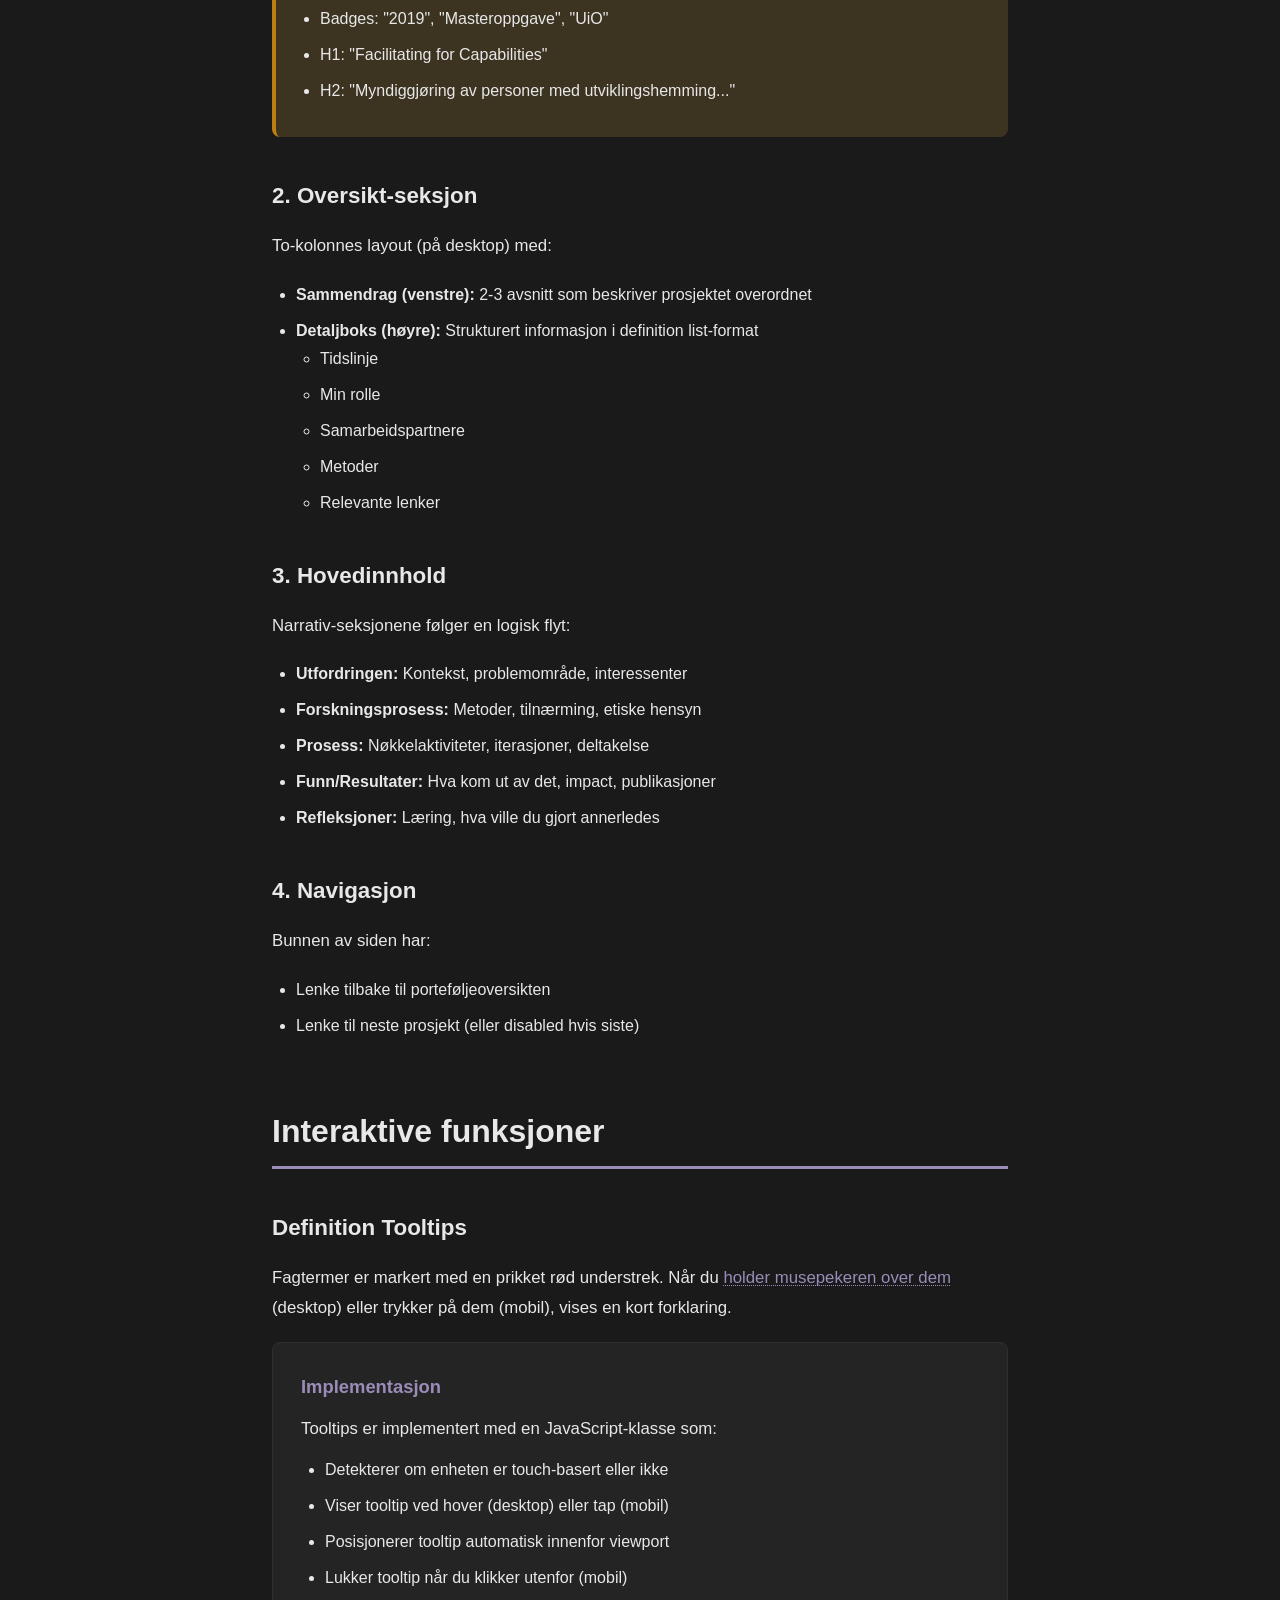
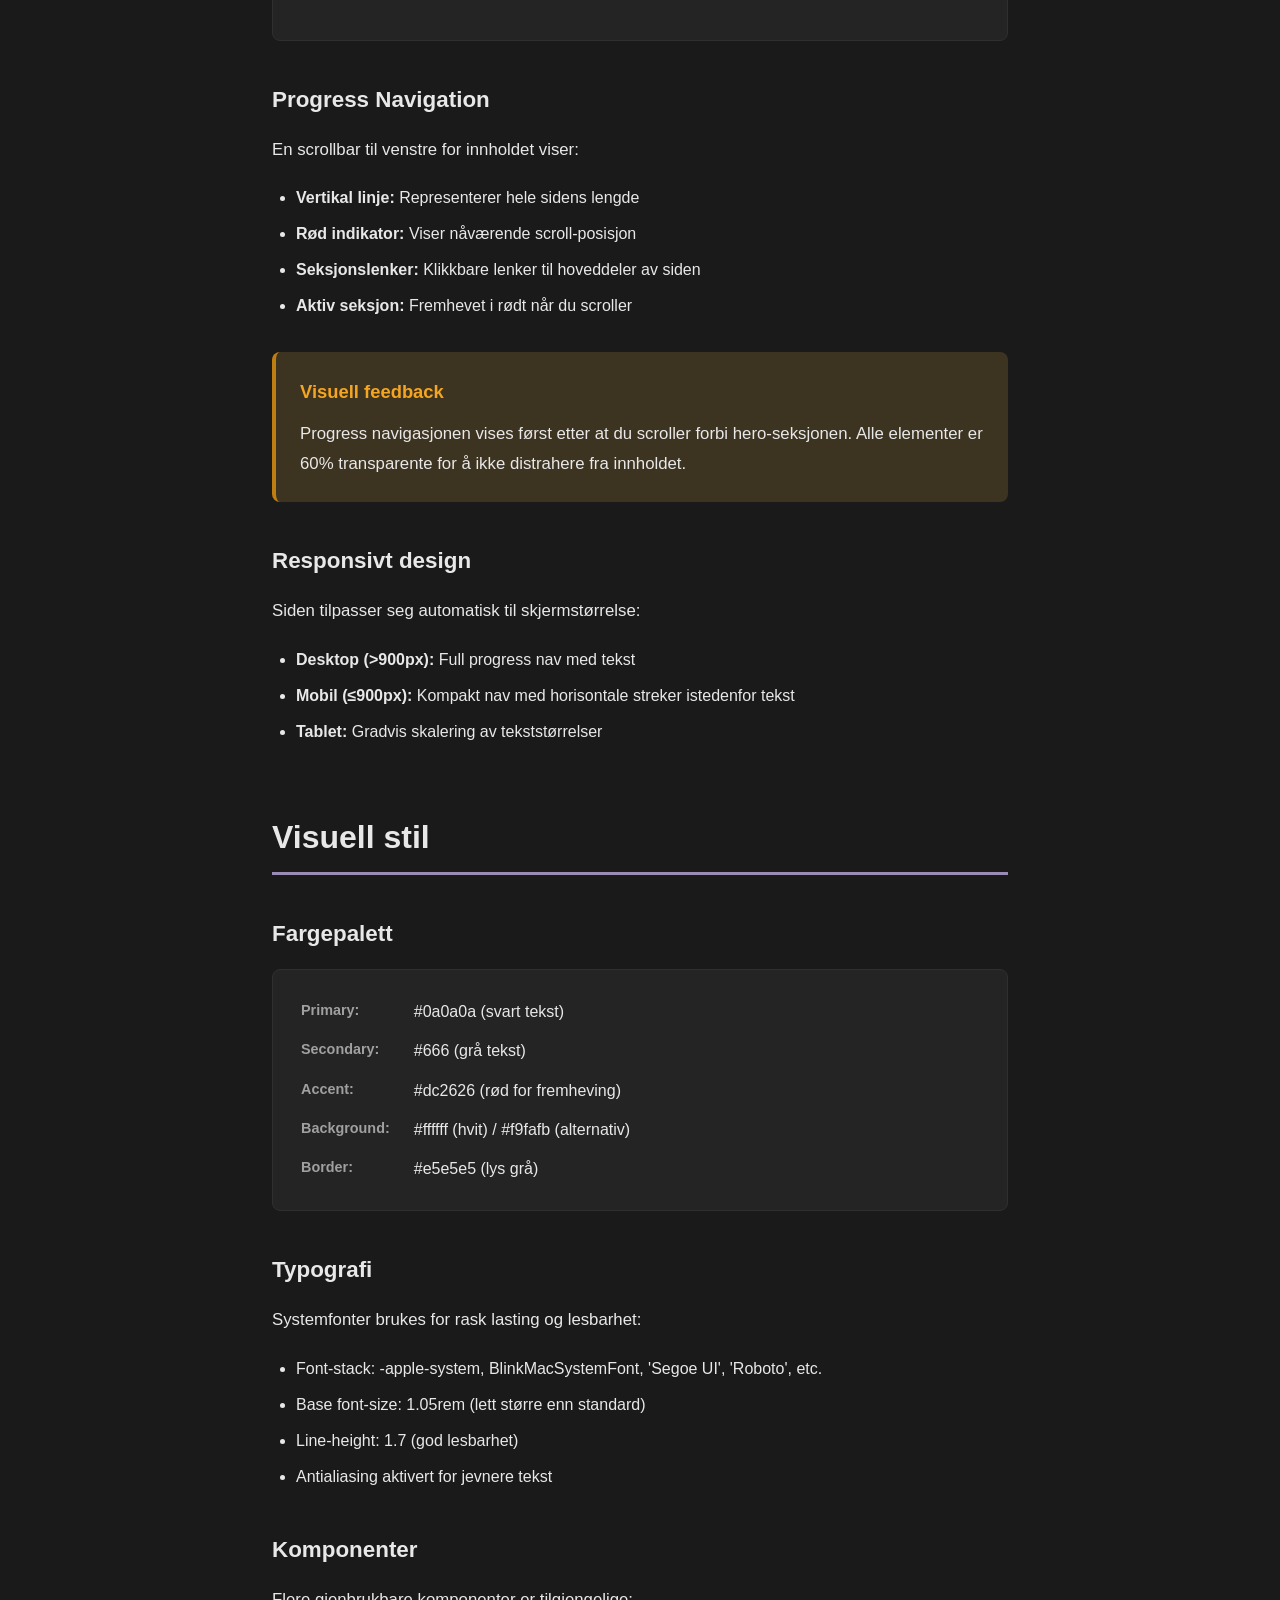
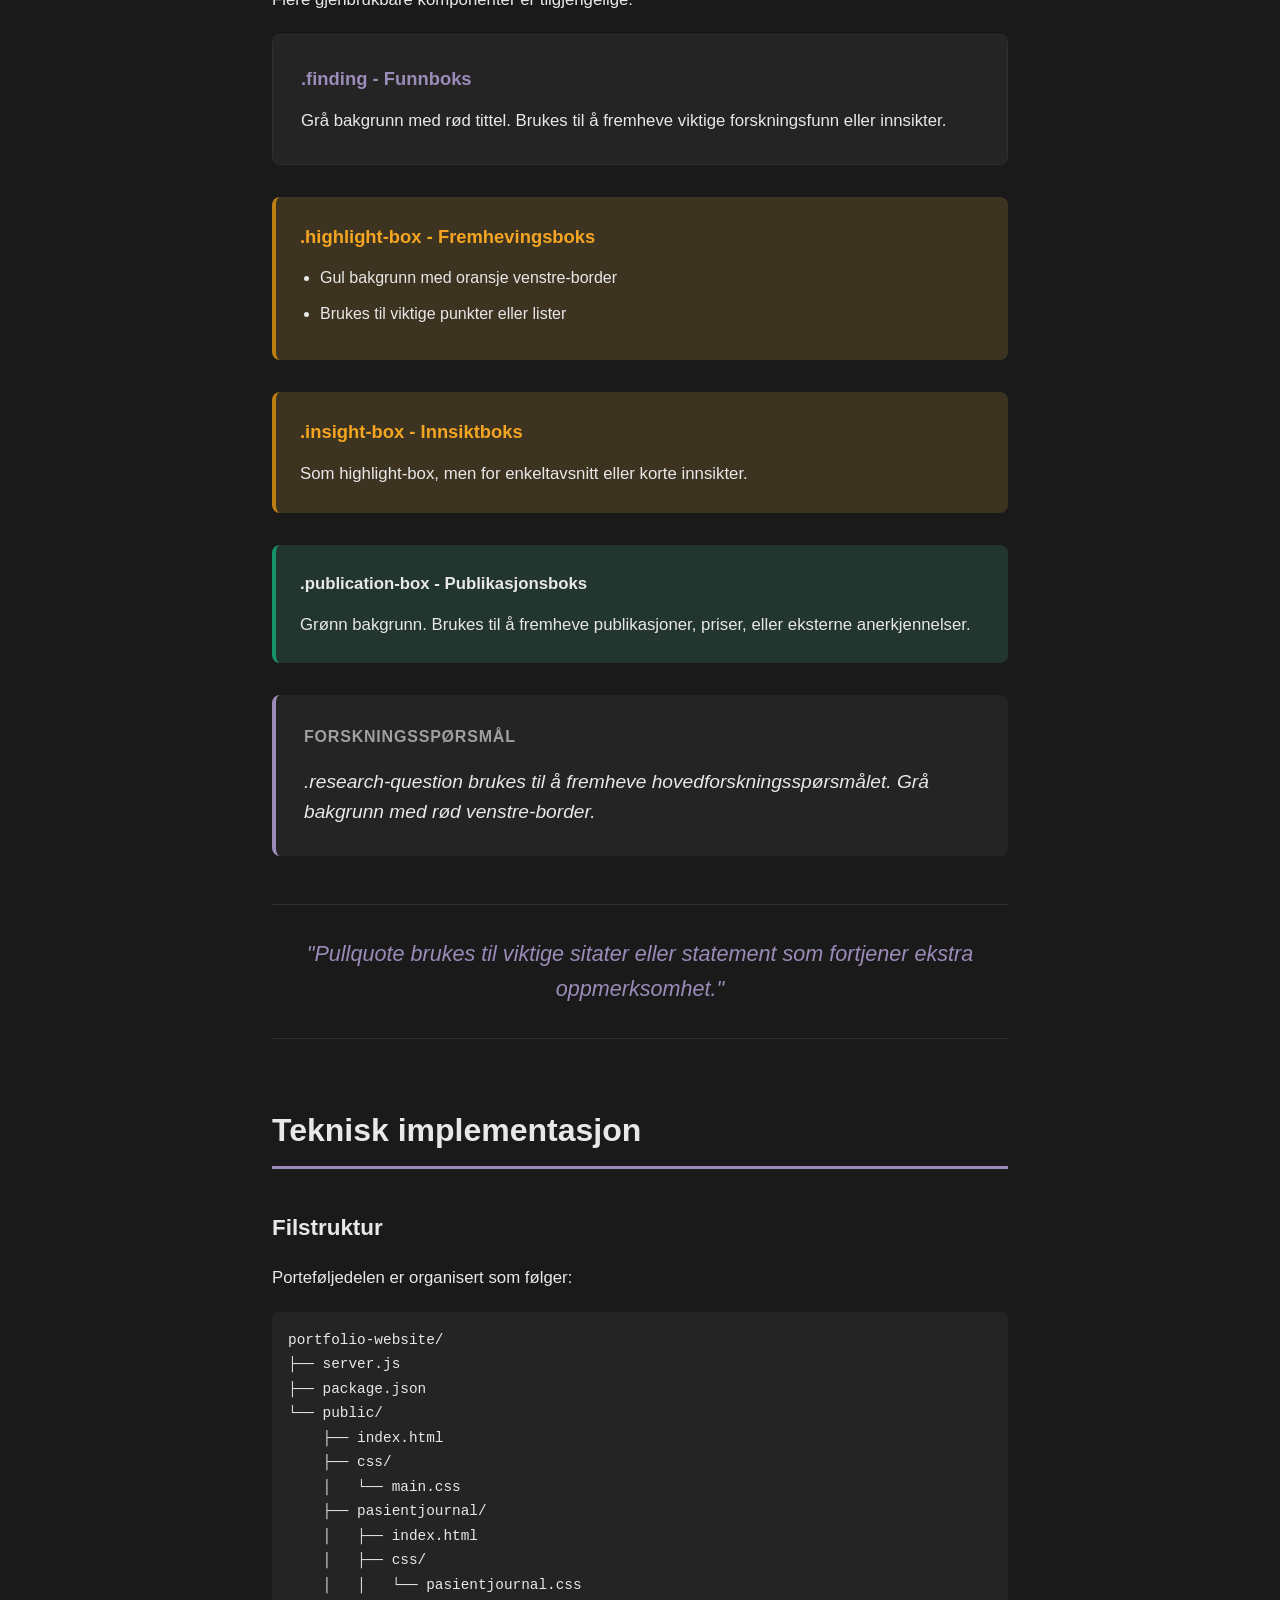
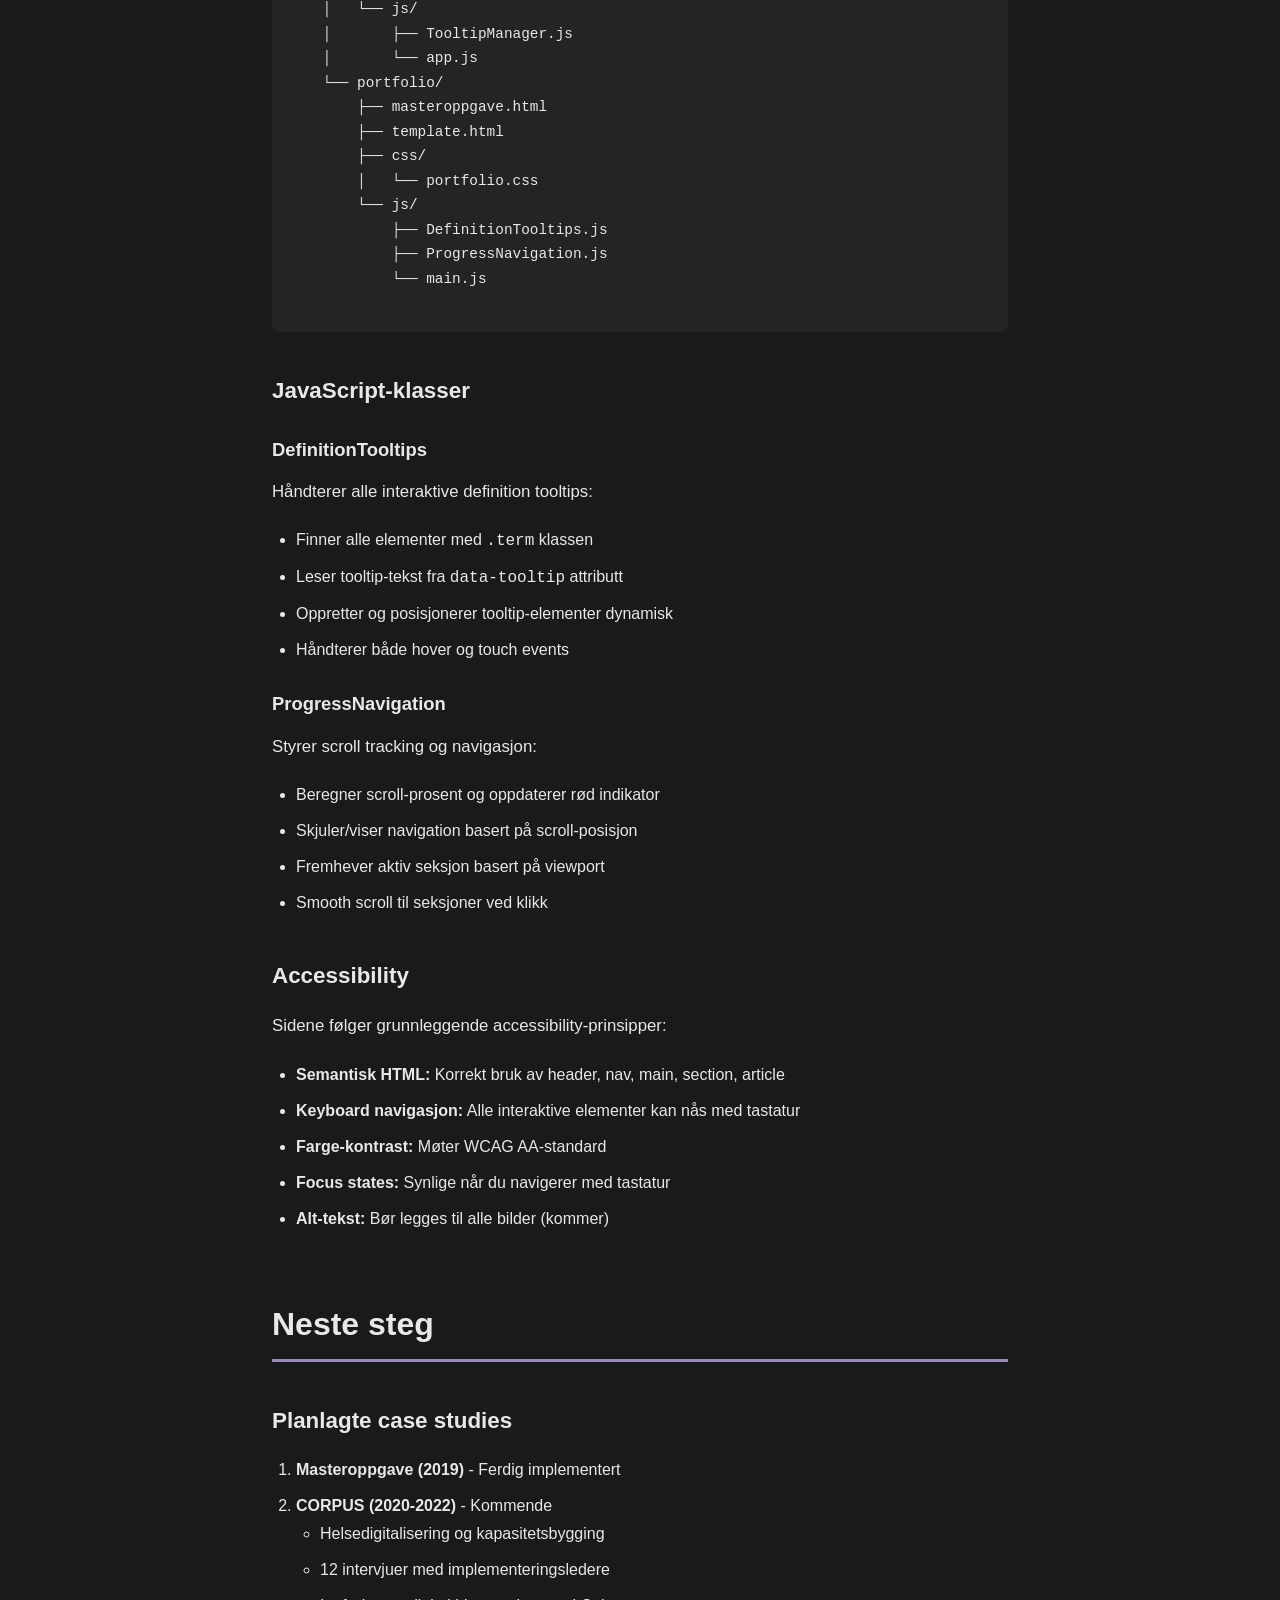
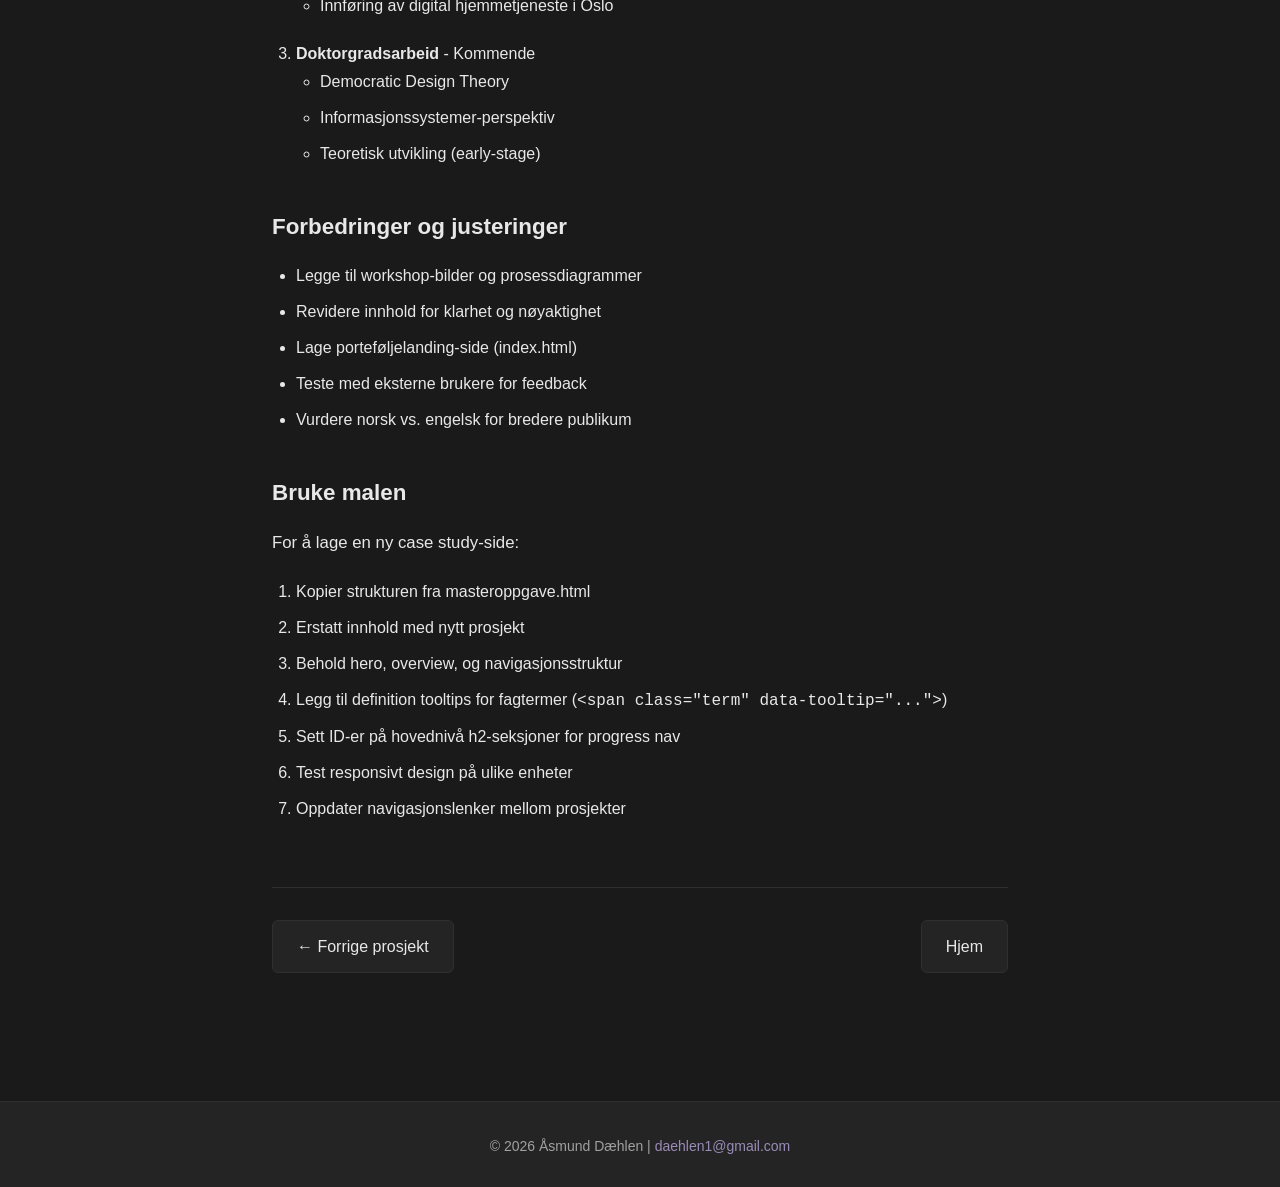
<file: academic/template.html>
<!DOCTYPE html>
<html lang="no">
<head>
  <meta charset="UTF-8">
  <meta name="viewport" content="width=device-width, initial-scale=1.0">
  <title>Case Study Template - Dokumentasjon</title>
  <link rel="stylesheet" href="/css/global.css">
  <link rel="stylesheet" href="css/academic.css">
</head>
<body>
  <header class="site-header">
    <nav>
      <a href="/" class="back-link">← Hjem</a>
      <a href="/academic" class="portfolio-link">Academic</a>
    </nav>
  </header>

  <main class="case-study">
    <!-- Hero Section -->
    <section class="hero">
      <div class="hero-content">
        <div class="meta-badges">
          <span class="badge">Template</span>
          <span class="badge">Dokumentasjon</span>
        </div>
        <h1>Case Study Template</h1>
        <h2>Hvordan porteføljesidene er bygget</h2>
        <p class="subtitle">Dokumentasjon og struktur for langt-form case study sider</p>
      </div>
    </section>

    <!-- Overview Section -->
    <section class="overview" id="overview">
      <div class="summary">
        <h3>Om denne malen</h3>
        <p>Dette er en dokumentasjonsside som forklarer hvordan case study-sidene i porteføljen er bygget. Den tjener også som en midlertidig placeholder til neste prosjekt (CORPUS) er ferdig implementert.</p>

        <p>Hver case study følger en narrativ struktur som viser forskningsprosessen, metodikken, og resultatet på en tilgjengelig måte.</p>
      </div>

      <div class="details-box">
        <h3>Teknisk informasjon</h3>
        <dl>
          <dt>Teknologi:</dt>
          <dd>HTML5, CSS3, Vanilla JavaScript</dd>

          <dt>Stil:</dt>
          <dd>Minimal og ren, typografi-fokusert</dd>

          <dt>Responsive:</dt>
          <dd>Fungerer på desktop, tablet, og mobil</dd>

          <dt>Filer:</dt>
          <dd>portfolio.css (delt styling), individuelle HTML-filer per prosjekt</dd>
        </dl>
      </div>
    </section>

    <!-- Structure Section -->
    <section id="structure">
      <h2>Sidestruktur</h2>

      <h3>1. Hero-seksjon</h3>
      <p>Toppen av siden inneholder:</p>
      <ul>
        <li><strong>Meta-badges:</strong> Små merker som viser år, prosjekttype, og institusjon</li>
        <li><strong>H1 tittel:</strong> Hovedtittel på prosjektet</li>
        <li><strong>H2 undertittel:</strong> Beskrivende undertittel på norsk</li>
        <li><strong>Subtitle:</strong> Engelsk oversettelse eller utdypning</li>
      </ul>

      <div class="highlight-box">
        <h4>Eksempel fra Masteroppgave:</h4>
        <ul>
          <li>Badges: "2019", "Masteroppgave", "UiO"</li>
          <li>H1: "Facilitating for Capabilities"</li>
          <li>H2: "Myndiggjøring av personer med utviklingshemming..."</li>
        </ul>
      </div>

      <h3>2. Oversikt-seksjon</h3>
      <p>To-kolonnes layout (på desktop) med:</p>
      <ul>
        <li><strong>Sammendrag (venstre):</strong> 2-3 avsnitt som beskriver prosjektet overordnet</li>
        <li><strong>Detaljboks (høyre):</strong> Strukturert informasjon i definition list-format
          <ul>
            <li>Tidslinje</li>
            <li>Min rolle</li>
            <li>Samarbeidspartnere</li>
            <li>Metoder</li>
            <li>Relevante lenker</li>
          </ul>
        </li>
      </ul>

      <h3>3. Hovedinnhold</h3>
      <p>Narrativ-seksjonene følger en logisk flyt:</p>
      <ul>
        <li><strong>Utfordringen:</strong> Kontekst, problemområde, interessenter</li>
        <li><strong>Forskningsprosess:</strong> Metoder, tilnærming, etiske hensyn</li>
        <li><strong>Prosess:</strong> Nøkkelaktiviteter, iterasjoner, deltakelse</li>
        <li><strong>Funn/Resultater:</strong> Hva kom ut av det, impact, publikasjoner</li>
        <li><strong>Refleksjoner:</strong> Læring, hva ville du gjort annerledes</li>
      </ul>

      <h3>4. Navigasjon</h3>
      <p>Bunnen av siden har:</p>
      <ul>
        <li>Lenke tilbake til porteføljeoversikten</li>
        <li>Lenke til neste prosjekt (eller disabled hvis siste)</li>
      </ul>
    </section>

    <!-- Features Section -->
    <section id="features">
      <h2>Interaktive funksjoner</h2>

      <h3>Definition Tooltips</h3>
      <p>Fagtermer er markert med en prikket rød understrek. Når du <span class="term" data-tooltip="Dette er et eksempel på en definition tooltip. De vises når du holder musepekeren over et ord, eller trykker på mobil.">holder musepekeren over dem</span> (desktop) eller trykker på dem (mobil), vises en kort forklaring.</p>

      <div class="finding">
        <h4>Implementasjon</h4>
        <p>Tooltips er implementert med en JavaScript-klasse som:</p>
        <ul>
          <li>Detekterer om enheten er touch-basert eller ikke</li>
          <li>Viser tooltip ved hover (desktop) eller tap (mobil)</li>
          <li>Posisjonerer tooltip automatisk innenfor viewport</li>
          <li>Lukker tooltip når du klikker utenfor (mobil)</li>
        </ul>
      </div>

      <h3>Progress Navigation</h3>
      <p>En scrollbar til venstre for innholdet viser:</p>
      <ul>
        <li><strong>Vertikal linje:</strong> Representerer hele sidens lengde</li>
        <li><strong>Rød indikator:</strong> Viser nåværende scroll-posisjon</li>
        <li><strong>Seksjonslenker:</strong> Klikkbare lenker til hoveddeler av siden</li>
        <li><strong>Aktiv seksjon:</strong> Fremhevet i rødt når du scroller</li>
      </ul>

      <div class="insight-box">
        <h4>Visuell feedback</h4>
        <p>Progress navigasjonen vises først etter at du scroller forbi hero-seksjonen. Alle elementer er 60% transparente for å ikke distrahere fra innholdet.</p>
      </div>

      <h3>Responsivt design</h3>
      <p>Siden tilpasser seg automatisk til skjermstørrelse:</p>
      <ul>
        <li><strong>Desktop (>900px):</strong> Full progress nav med tekst</li>
        <li><strong>Mobil (≤900px):</strong> Kompakt nav med horisontale streker istedenfor tekst</li>
        <li><strong>Tablet:</strong> Gradvis skalering av tekststørrelser</li>
      </ul>
    </section>

    <!-- Styling Section -->
    <section id="styling">
      <h2>Visuell stil</h2>

      <h3>Fargepalett</h3>
      <div class="details-box">
        <dl>
          <dt>Primary:</dt>
          <dd>#0a0a0a (svart tekst)</dd>

          <dt>Secondary:</dt>
          <dd>#666 (grå tekst)</dd>

          <dt>Accent:</dt>
          <dd>#dc2626 (rød for fremheving)</dd>

          <dt>Background:</dt>
          <dd>#ffffff (hvit) / #f9fafb (alternativ)</dd>

          <dt>Border:</dt>
          <dd>#e5e5e5 (lys grå)</dd>
        </dl>
      </div>

      <h3>Typografi</h3>
      <p>Systemfonter brukes for rask lasting og lesbarhet:</p>
      <ul>
        <li>Font-stack: -apple-system, BlinkMacSystemFont, 'Segoe UI', 'Roboto', etc.</li>
        <li>Base font-size: 1.05rem (lett større enn standard)</li>
        <li>Line-height: 1.7 (god lesbarhet)</li>
        <li>Antialiasing aktivert for jevnere tekst</li>
      </ul>

      <h3>Komponenter</h3>
      <p>Flere gjenbrukbare komponenter er tilgjengelige:</p>

      <div class="finding">
        <h4>.finding - Funnboks</h4>
        <p>Grå bakgrunn med rød tittel. Brukes til å fremheve viktige forskningsfunn eller innsikter.</p>
      </div>

      <div class="highlight-box">
        <h4>.highlight-box - Fremhevingsboks</h4>
        <ul>
          <li>Gul bakgrunn med oransje venstre-border</li>
          <li>Brukes til viktige punkter eller lister</li>
        </ul>
      </div>

      <div class="insight-box">
        <h4>.insight-box - Innsiktboks</h4>
        <p>Som highlight-box, men for enkeltavsnitt eller korte innsikter.</p>
      </div>

      <div class="publication-box">
        <p><strong>.publication-box - Publikasjonsboks</strong></p>
        <p>Grønn bakgrunn. Brukes til å fremheve publikasjoner, priser, eller eksterne anerkjennelser.</p>
      </div>

      <div class="research-question">
        <h4>Forskningsspørsmål</h4>
        <blockquote>
          .research-question brukes til å fremheve hovedforskningsspørsmålet. Grå bakgrunn med rød venstre-border.
        </blockquote>
      </div>

      <div class="pullquote">
        <p>"Pullquote brukes til viktige sitater eller statement som fortjener ekstra oppmerksomhet."</p>
      </div>
    </section>

    <!-- Technical Section -->
    <section id="technical">
      <h2>Teknisk implementasjon</h2>

      <h3>Filstruktur</h3>
      <p>Porteføljedelen er organisert som følger:</p>
      <pre style="background: var(--color-gray-100); padding: 1rem; border-radius: 6px; overflow-x: auto; font-size: 0.9rem;">
portfolio-website/
├── server.js
├── package.json
└── public/
    ├── index.html
    ├── css/
    │   └── main.css
    ├── pasientjournal/
    │   ├── index.html
    │   ├── css/
    │   │   └── pasientjournal.css
    │   └── js/
    │       ├── TooltipManager.js
    │       └── app.js
    └── portfolio/
        ├── masteroppgave.html
        ├── template.html
        ├── css/
        │   └── portfolio.css
        └── js/
            ├── DefinitionTooltips.js
            ├── ProgressNavigation.js
            └── main.js
      </pre>

      <h3>JavaScript-klasser</h3>

      <h4>DefinitionTooltips</h4>
      <p>Håndterer alle interaktive definition tooltips:</p>
      <ul>
        <li>Finner alle elementer med <code>.term</code> klassen</li>
        <li>Leser tooltip-tekst fra <code>data-tooltip</code> attributt</li>
        <li>Oppretter og posisjonerer tooltip-elementer dynamisk</li>
        <li>Håndterer både hover og touch events</li>
      </ul>

      <h4>ProgressNavigation</h4>
      <p>Styrer scroll tracking og navigasjon:</p>
      <ul>
        <li>Beregner scroll-prosent og oppdaterer rød indikator</li>
        <li>Skjuler/viser navigation basert på scroll-posisjon</li>
        <li>Fremhever aktiv seksjon basert på viewport</li>
        <li>Smooth scroll til seksjoner ved klikk</li>
      </ul>

      <h3>Accessibility</h3>
      <p>Sidene følger grunnleggende accessibility-prinsipper:</p>
      <ul>
        <li><strong>Semantisk HTML:</strong> Korrekt bruk av header, nav, main, section, article</li>
        <li><strong>Keyboard navigasjon:</strong> Alle interaktive elementer kan nås med tastatur</li>
        <li><strong>Farge-kontrast:</strong> Møter WCAG AA-standard</li>
        <li><strong>Focus states:</strong> Synlige når du navigerer med tastatur</li>
        <li><strong>Alt-tekst:</strong> Bør legges til alle bilder (kommer)</li>
      </ul>
    </section>

    <!-- Next Steps Section -->
    <section id="next-steps">
      <h2>Neste steg</h2>

      <h3>Planlagte case studies</h3>
      <ol>
        <li><strong>Masteroppgave (2019)</strong> - Ferdig implementert</li>
        <li><strong>CORPUS (2020-2022)</strong> - Kommende
          <ul>
            <li>Helsedigitalisering og kapasitetsbygging</li>
            <li>12 intervjuer med implementeringsledere</li>
            <li>Innføring av digital hjemmetjeneste i Oslo</li>
          </ul>
        </li>
        <li><strong>Doktorgradsarbeid</strong> - Kommende
          <ul>
            <li>Democratic Design Theory</li>
            <li>Informasjonssystemer-perspektiv</li>
            <li>Teoretisk utvikling (early-stage)</li>
          </ul>
        </li>
      </ol>

      <h3>Forbedringer og justeringer</h3>
      <ul>
        <li>Legge til workshop-bilder og prosessdiagrammer</li>
        <li>Revidere innhold for klarhet og nøyaktighet</li>
        <li>Lage porteføljelanding-side (index.html)</li>
        <li>Teste med eksterne brukere for feedback</li>
        <li>Vurdere norsk vs. engelsk for bredere publikum</li>
      </ul>

      <h3>Bruke malen</h3>
      <p>For å lage en ny case study-side:</p>
      <ol>
        <li>Kopier strukturen fra masteroppgave.html</li>
        <li>Erstatt innhold med nytt prosjekt</li>
        <li>Behold hero, overview, og navigasjonsstruktur</li>
        <li>Legg til definition tooltips for fagtermer (<code>&lt;span class="term" data-tooltip="..."&gt;</code>)</li>
        <li>Sett ID-er på hovednivå h2-seksjoner for progress nav</li>
        <li>Test responsivt design på ulike enheter</li>
        <li>Oppdater navigasjonslenker mellom prosjekter</li>
      </ol>
    </section>

    <!-- Navigation -->
    <section class="case-nav">
      <a href="masteroppgave.html" class="btn-secondary">← Forrige prosjekt</a>
      <a href="/" class="btn-secondary">Hjem</a>
    </section>
  </main>

  <footer class="site-footer">
    <p>&copy; 2026 Åsmund Dæhlen | <a href="mailto:daehlen1@gmail.com">daehlen1@gmail.com</a></p>
  </footer>

  <script type="module" src="js/main.js"></script>
</body>
</html>
</file>
<file: css/global.css>
/**
 * Global Styles - Shared across all pages
 * Import this FIRST in every HTML file
 */

/* ================================
   CSS Custom Properties (Tokens)
   ================================ */
:root {
  /* Dark Mode Color System */
  --color-bg-base: #1a1a1a;
  --color-bg-elevated: #242424;
  --color-text-primary: #e8e8e8;
  --color-text-secondary: #a0a0a0;
  --color-border-subtle: #2f2f2f;

  /* Legacy color names (for compatibility) */
  --color-black: #e8e8e8;  /* Now maps to light text */
  --color-white: #1a1a1a;  /* Now maps to dark bg */
  --color-gray-100: #242424;
  --color-gray-200: #2f2f2f;
  --color-gray-300: #3a3a3a;
  --color-gray-400: #666666;
  --color-gray-500: #a0a0a0;
  --color-gray-600: #b0b0b0;
  --color-gray-700: #c0c0c0;
  --color-gray-800: #d0d0d0;
  --color-gray-900: #e8e8e8;

  /* Colors - Brand */
  --color-accent: #9b8bb8;
  --color-accent-hover: #b5a5cf;

  /* Typography */
  --font-family: -apple-system, BlinkMacSystemFont, 'Segoe UI', Roboto, Oxygen, Ubuntu, sans-serif;
  --font-family-mono: 'SF Mono', 'Consolas', 'Monaco', monospace;
  --font-size-sm: 0.875rem;
  --font-size-base: 1rem;
  --font-size-lg: 1.1rem;
  --font-size-xl: 1.25rem;
  --font-size-2xl: 1.5rem;
  --font-size-3xl: 2rem;
  --font-size-4xl: 2.5rem;

  /* Spacing */
  --spacing-xs: 0.25rem;
  --spacing-sm: 0.5rem;
  --spacing-md: 1rem;
  --spacing-lg: 1.5rem;
  --spacing-xl: 2rem;
  --spacing-2xl: 3rem;
  --spacing-3xl: 4rem;

  /* Layout */
  --max-width-content: 800px;
  --max-width-wide: 1200px;

  /* Borders */
  --border-radius-sm: 4px;
  --border-radius-md: 6px;
  --border-radius-lg: 8px;
  --border-radius-xl: 12px;

  /* Transitions */
  --transition-fast: 0.15s ease;
  --transition-base: 0.2s ease;
  --transition-slow: 0.3s ease;

  /* Shadows */
  --shadow-sm: 0 1px 2px rgba(0, 0, 0, 0.05);
  --shadow-md: 0 4px 6px rgba(0, 0, 0, 0.1);
  --shadow-lg: 0 10px 15px rgba(0, 0, 0, 0.1);
  --shadow-xl: 0 20px 25px rgba(0, 0, 0, 0.15);
}

/* ================================
   CSS Reset
   ================================ */
*,
*::before,
*::after {
  box-sizing: border-box;
  margin: 0;
  padding: 0;
}

html {
  -webkit-font-smoothing: antialiased;
  -moz-osx-font-smoothing: grayscale;
}

body {
  font-family: var(--font-family);
  font-size: var(--font-size-base);
  line-height: 1.6;
  color: var(--color-text-primary);
  background: var(--color-bg-base);
}

/* ================================
   Site Header
   ================================ */
.site-header {
  background: var(--color-bg-elevated);
  border-bottom: 1px solid var(--color-border-subtle);
  padding: var(--spacing-md) var(--spacing-xl);
  position: sticky;
  top: 0;
  z-index: 100;
  backdrop-filter: blur(10px);
}

.site-header nav {
  max-width: var(--max-width-wide);
  margin: 0 auto;
  display: flex;
  gap: var(--spacing-lg);
}

.back-link {
  color: var(--color-text-secondary);
  text-decoration: none;
  font-size: var(--font-size-sm);
  transition: color var(--transition-base);
}

.back-link:hover {
  color: var(--color-accent);
}

/* ================================
   Site Footer
   ================================ */
.site-footer {
  background: var(--color-bg-elevated);
  border-top: 1px solid var(--color-border-subtle);
  padding: var(--spacing-xl);
  text-align: center;
  margin-top: var(--spacing-3xl);
}

.site-footer p {
  color: var(--color-text-secondary);
  font-size: var(--font-size-sm);
  margin: 0;
}

.site-footer a {
  color: var(--color-accent);
  text-decoration: none;
}

.site-footer a:hover {
  text-decoration: underline;
}

/* ================================
   Utility Classes
   ================================ */
.visually-hidden {
  position: absolute;
  width: 1px;
  height: 1px;
  padding: 0;
  margin: -1px;
  overflow: hidden;
  clip: rect(0, 0, 0, 0);
  white-space: nowrap;
  border: 0;
}

.container {
  max-width: var(--max-width-content);
  margin: 0 auto;
  padding: 0 var(--spacing-xl);
}

.container-wide {
  max-width: var(--max-width-wide);
  margin: 0 auto;
  padding: 0 var(--spacing-xl);
}
</file>
<file: css/main.css>
/* Main Landing Page Styles */
/* Extends global.css */

/* Phase 1: Typography & Fonts */
@import url('https://fonts.googleapis.com/css2?family=Crimson+Pro:wght@400;600&family=Work+Sans:wght@400;500&display=swap');

:root {
  /* Typography */
  --font-serif: 'Crimson Pro', Georgia, serif;
  --font-sans: 'Work Sans', -apple-system, sans-serif;

  /* Dark Mode Color System */
  --bg-base: #1a1a1a;
  --bg-elevated: #242424;
  --text-primary: #e8e8e8;
  --text-secondary: #a0a0a0;
  --border-subtle: #2f2f2f;

  /* Section Colors - Muted, adjusted for dark mode */
  --academic-color: #9b8bb8;
  --jobb-color: #7a9bb8;
  --tools-color: #7fa490;
  --creative-color: #d4a5a3;
  --lab-color: #c9a08b;
}

body {
  font-family: var(--font-sans);
  background: var(--bg-base);
  min-height: 100vh;
  color: var(--text-primary);
}

/* Phase 3: Header Redesign - Refined, Solid */
header {
  background: var(--bg-base);
  padding: 2rem 0;
  border-bottom: 1px solid var(--border-subtle);
}

.header-content {
  max-width: 1200px;
  margin: 0 auto;
  padding: 0 2rem;
}

header h1 {
  font-family: var(--font-serif);
  color: var(--text-primary);
  font-size: 2.5rem;
  font-weight: 600;
}

header p {
  font-family: var(--font-sans);
  color: var(--text-secondary);
  font-size: 1rem;
  margin-top: 0.25rem;
  line-height: 1.6;
}

/* Phase 5: Spacing & Layout */
main {
  max-width: 1200px;
  margin: 0 auto;
  padding: 4rem 2rem;
}

/* Portfolio Intro - Replaces Welcome Section */
.portfolio-intro {
  font-family: var(--font-sans);
  font-size: 1.1rem;
  color: var(--text-secondary);
  margin-bottom: 2.5rem;
  line-height: 1.8;
}

.apps-grid {
  display: grid;
  grid-template-columns: repeat(auto-fill, minmax(300px, 1fr));
  gap: 2rem;
}

/* Card Container for Flip Interaction */
.app-card-container {
  perspective: 1000px;
  position: relative;
}

.app-card-inner {
  position: relative;
  width: 100%;
  height: 100%;
  transition: transform 0.6s ease;
  transform-style: preserve-3d;
}

.app-card-container.flipped .app-card-inner {
  transform: rotateY(180deg);
}

/* Phase 4: Card Redesign - Subtle, Sophisticated (Dark Mode) */
.app-card {
  background: color-mix(in srgb, var(--accent-color) 8%, var(--bg-elevated));
  border: 1px solid color-mix(in srgb, var(--accent-color) 20%, transparent);
  border-radius: 12px;
  padding: 2.5rem;
  text-decoration: none;
  color: inherit;
  transition: all 0.3s ease-out;
  display: flex;
  flex-direction: column;
  position: relative;
  backface-visibility: hidden;
}

/* Card Front and Back faces */
.app-card-container .app-card-front,
.app-card-container .app-card-back {
  backface-visibility: hidden;
  cursor: pointer;
}

.app-card-container .app-card-front {
  position: relative;
}

.app-card-container .app-card-back {
  position: absolute !important;
  top: 0;
  left: 0;
  width: 100%;
  height: 100%;
  transform: rotateY(180deg);
  overflow-y: auto;
  max-height: 100%;
  padding: 1.5rem !important;
  cursor: pointer;
}

.app-card-back * {
  cursor: pointer;
}

.app-card-back a {
  cursor: pointer !important;
}

/* Phase 6: Refined Hover Interaction (Dark Mode) */
.app-card:hover:not(.app-card-front):not(.app-card-back) {
  transform: scale(1.01);
  border-color: color-mix(in srgb, var(--accent-color) 35%, transparent);
  box-shadow: 0 4px 16px rgba(0, 0, 0, 0.4);
}

/* Hover for flip cards */
.app-card-front:hover,
.app-card-back:hover {
  border-color: color-mix(in srgb, var(--accent-color) 35%, transparent);
}

.app-icon {
  width: 48px;
  height: 48px;
  background: color-mix(in srgb, var(--accent-color) 18%, var(--bg-base));
  border-radius: 10px;
  display: flex;
  align-items: center;
  justify-content: center;
  font-size: 1.5rem;
  margin-bottom: 1rem;
}

.app-card h3 {
  font-family: var(--font-sans);
  font-size: 1.25rem;
  font-weight: 500;
  margin-bottom: 0.5rem;
  color: var(--text-primary);
}

.app-card p {
  font-family: var(--font-sans);
  color: var(--text-secondary);
  font-size: 0.95rem;
  line-height: 1.8;
  flex-grow: 1;
}

/* Phase 8: Status Indicators - Refined (Dark Mode) */
.app-status {
  margin-top: 1rem;
  padding-top: 1rem;
  border-top: 1px solid color-mix(in srgb, var(--accent-color) 15%, transparent);
  font-size: 0.85rem;
  display: flex;
  align-items: center;
  gap: 0.5rem;
  color: var(--text-secondary);
}

.status-dot {
  width: 8px;
  height: 8px;
  border-radius: 50%;
  background: var(--accent-color);
}

.status-dot.inactive {
  background: #5a5a5a;
}

.app-card.coming-soon {
  opacity: 0.6;
  pointer-events: none;
}

.app-card.coming-soon .status-dot {
  background: #5a5a5a;
}

/* Section-specific colors - Cohesive, Desaturated Palette */
.app-card[data-app="academic"] {
  --accent-color: var(--academic-color);
}

.app-card[data-app="jobb"] {
  --accent-color: var(--jobb-color);
}

.app-card[data-app="tools"] {
  --accent-color: var(--tools-color);
}

.app-card[data-app="creative"] {
  --accent-color: var(--creative-color);
}

.app-card[data-app="lab"] {
  --accent-color: var(--lab-color);
}

/* Subproject Menu (Card Back) */
.app-card-back h3 {
  font-size: 1.1rem;
  margin-bottom: 1rem;
}

.subproject-menu {
  list-style: none;
  padding: 0;
  margin: 0 0 1rem 0;
}

.subproject-menu li {
  margin-bottom: 0.75rem;
}

.subproject-menu a {
  display: block;
  padding: 0.75rem;
  background: color-mix(in srgb, var(--accent-color) 5%, var(--bg-base));
  border: 1px solid color-mix(in srgb, var(--accent-color) 15%, transparent);
  border-radius: 8px;
  text-decoration: none;
  color: inherit;
  transition: all 0.2s ease;
}

.subproject-menu a:hover {
  background: color-mix(in srgb, var(--accent-color) 10%, var(--bg-base));
  border-color: color-mix(in srgb, var(--accent-color) 30%, transparent);
  transform: translateX(4px);
}

.subproject-menu strong {
  display: block;
  font-size: 0.95rem;
  font-weight: 500;
  color: var(--text-primary);
  margin-bottom: 0.2rem;
}

.subproject-menu span {
  font-size: 0.85rem;
  color: var(--text-secondary);
  line-height: 1.4;
}

/* Flip Back Button */
.flip-back {
  background: transparent;
  border: 1px solid var(--border-subtle);
  color: var(--text-secondary);
  padding: 0.6rem 1rem;
  border-radius: 8px;
  cursor: pointer;
  font-family: var(--font-sans);
  font-size: 0.85rem;
  transition: all 0.2s ease;
  width: 100%;
  margin-top: 0.5rem;
}

.flip-back:hover {
  background: var(--bg-base);
  border-color: color-mix(in srgb, var(--accent-color) 25%, transparent);
  color: var(--text-primary);
}

/* Subcategory Menu (nested drill-down) */
.subcategory-menu {
  padding: 0;
}

.subcategory-menu h3 {
  font-size: 1.1rem;
  margin-bottom: 1rem;
}

.subcategory-menu ul {
  list-style: none;
  padding: 0;
  margin: 0 0 1rem 0;
}

.subcategory-menu li {
  margin-bottom: 0.75rem;
}

.subcategory-menu a {
  display: block;
  padding: 0.75rem;
  background: color-mix(in srgb, var(--accent-color) 5%, var(--bg-base));
  border: 1px solid color-mix(in srgb, var(--accent-color) 15%, transparent);
  border-radius: 8px;
  text-decoration: none;
  color: inherit;
  transition: all 0.2s ease;
}

.subcategory-menu a:hover {
  background: color-mix(in srgb, var(--accent-color) 10%, var(--bg-base));
  border-color: color-mix(in srgb, var(--accent-color) 30%, transparent);
  transform: translateX(4px);
}

.subcategory-menu strong {
  display: block;
  font-size: 0.95rem;
  font-weight: 500;
  color: var(--text-primary);
  margin-bottom: 0.2rem;
}

.subcategory-menu span {
  font-size: 0.85rem;
  color: var(--text-secondary);
}

.subcategory-back {
  background: transparent;
  border: none;
  color: var(--text-secondary);
  padding: 0.4rem 0;
  cursor: pointer;
  font-family: var(--font-sans);
  font-size: 0.85rem;
  transition: color 0.2s ease;
  margin-bottom: 0.5rem;
  display: block;
}

.subcategory-back:hover {
  color: var(--text-primary);
}

footer {
  text-align: center;
  padding: 2rem;
  color: var(--text-secondary);
  font-size: 0.85rem;
}

footer a {
  color: var(--text-primary);
  text-decoration: none;
  transition: color 0.2s ease;
}

footer a:hover {
  color: var(--academic-color);
}
</file>
<file: lab/css/lab.css>
/* Pasientjournal Styles - Dark Mode Muted */
/* Extends global.css - uses custom header/layout (not site-header) */

:root {
  /* Lab dark mode color system - warm muted palette */
  --lab-bg-base: #1a1a1a;
  --lab-bg-elevated: #242424;
  --lab-bg-panel: #2a2a2a;
  --lab-text-primary: #e8e8e8;
  --lab-text-secondary: #a0a0a0;
  --lab-border: #3a3a3a;
  --lab-accent: #c9a08b; /* Muted warm tan from main page */
  --lab-accent-dark: #a8826d;
}

body {
  font-family: -apple-system, BlinkMacSystemFont, 'Segoe UI', Roboto, Oxygen, Ubuntu, sans-serif;
  background: var(--lab-bg-base);
  color: var(--lab-text-primary);
  height: 100vh;
  display: flex;
  flex-direction: column;
}

/* Header */
header {
  background: var(--lab-bg-elevated);
  color: var(--lab-text-primary);
  padding: 1rem 2rem;
  display: flex;
  justify-content: space-between;
  align-items: center;
  border-bottom: 1px solid var(--lab-border);
}

.header-left {
  display: flex;
  align-items: center;
  gap: 1rem;
}

.back-link {
  color: var(--lab-text-secondary);
  text-decoration: none;
  font-size: 0.9rem;
  transition: color 0.2s;
}

.back-link:hover {
  color: var(--lab-accent);
}

header h1 {
  font-size: 1.25rem;
  font-weight: 500;
  color: var(--lab-text-primary);
}

.status {
  font-size: 0.875rem;
  color: var(--lab-text-secondary);
}

/* Main Layout */
main {
  flex: 1;
  display: grid;
  grid-template-columns: 280px 1fr 400px;
  overflow: hidden;
  gap: 0;
}

/* Documents Panel */
.documents-panel {
  background: var(--lab-bg-panel);
  border-right: 1px solid var(--lab-border);
  overflow-y: auto;
  display: flex;
  flex-direction: column;
}

/* Patient Card */
.patient-card {
  padding: 1.5rem;
  border-bottom: 1px solid var(--lab-border);
  display: flex;
  gap: 1rem;
  align-items: flex-start;
}

.patient-icon {
  width: 50px;
  height: 50px;
  background: var(--lab-bg-elevated);
  border: 2px solid var(--lab-accent);
  border-radius: 50%;
  display: flex;
  align-items: center;
  justify-content: center;
  font-size: 1.5rem;
  flex-shrink: 0;
}

.patient-info {
  flex: 1;
}

.patient-info h3 {
  font-size: 1rem;
  font-weight: 600;
  color: var(--lab-text-primary);
  margin-bottom: 0.5rem;
}

.patient-details {
  display: flex;
  flex-direction: column;
  gap: 0.25rem;
}

.detail-row {
  display: flex;
  font-size: 0.8rem;
}

.detail-label {
  color: var(--lab-text-secondary);
  min-width: 85px;
}

.detail-value {
  color: var(--lab-text-primary);
  font-weight: 500;
}

.documents-header {
  padding: 1rem;
  border-bottom: 1px solid var(--lab-border);
}

.documents-header h2 {
  font-size: 0.75rem;
  text-transform: uppercase;
  color: var(--lab-text-secondary);
  letter-spacing: 0.05em;
}

.document-list {
  flex: 1;
  overflow-y: auto;
  padding: 1rem;
}

.document-item {
  background: var(--lab-bg-elevated);
  border: 1px solid var(--lab-border);
  border-radius: 8px;
  padding: 0.75rem;
  margin-bottom: 0.5rem;
  cursor: pointer;
  transition: all 0.2s;
}

.document-item:hover {
  border-color: var(--lab-accent);
  background: color-mix(in srgb, var(--lab-accent) 8%, var(--lab-bg-elevated));
}

.document-item h4 {
  font-size: 0.8rem;
  color: var(--lab-text-primary);
  margin-bottom: 0.25rem;
}

.document-item .doc-meta {
  font-size: 0.7rem;
  color: var(--lab-text-secondary);
}

.document-item .doc-type {
  display: inline-block;
  background: color-mix(in srgb, var(--lab-accent) 20%, var(--lab-bg-elevated));
  color: var(--lab-accent);
  padding: 0.15rem 0.4rem;
  border-radius: 4px;
  font-size: 0.65rem;
  margin-top: 0.25rem;
}

/* Document Viewer */
.document-viewer {
  background: var(--lab-bg-base);
  border-right: 1px solid var(--lab-border);
  overflow-y: auto;
  padding: 2rem;
  display: flex;
  flex-direction: column;
  align-items: center;
}

.viewer-content {
  max-width: 800px;
  width: 100%;
  background: var(--lab-bg-elevated);
  border-radius: 8px;
  padding: 2rem;
  box-shadow: 0 2px 8px rgba(0,0,0,0.3);
  border: 1px solid var(--lab-border);
  color: var(--lab-text-primary);
}

.viewer-empty {
  text-align: center;
  color: var(--lab-text-secondary);
  padding: 4rem 2rem;
}

/* Chat Container */
.chat-container {
  flex: 1;
  display: flex;
  flex-direction: column;
  background: var(--lab-bg-panel);
}

.chat-messages {
  flex: 1;
  overflow-y: auto;
  padding: 1.5rem;
}

.message {
  max-width: 80%;
  margin-bottom: 1rem;
  animation: fadeIn 0.3s ease;
}

@keyframes fadeIn {
  from { opacity: 0; transform: translateY(10px); }
  to { opacity: 1; transform: translateY(0); }
}

.message.user {
  margin-left: auto;
}

.message.assistant {
  margin-right: auto;
}

.message-content {
  padding: 0.75rem 1rem;
  border-radius: 12px;
  line-height: 1.5;
}

.message.user .message-content {
  background: var(--lab-accent);
  color: var(--lab-bg-base);
  border-bottom-right-radius: 4px;
}

.message.assistant .message-content {
  background: var(--lab-bg-elevated);
  color: var(--lab-text-primary);
  border: 1px solid var(--lab-border);
  border-bottom-left-radius: 4px;
}

.message-meta {
  font-size: 0.75rem;
  color: var(--lab-text-secondary);
  margin-top: 0.25rem;
  padding: 0 0.5rem;
}

.message.user .message-meta {
  text-align: right;
}

/* Chat Input */
.chat-input-container {
  border-top: 1px solid var(--lab-border);
  padding: 1rem;
  background: var(--lab-bg-elevated);
}

.chat-input-wrapper {
  display: flex;
  gap: 0.5rem;
  max-width: 800px;
  margin: 0 auto;
}

#chat-input {
  flex: 1;
  padding: 0.75rem 1rem;
  border: 1px solid var(--lab-border);
  border-radius: 24px;
  font-size: 1rem;
  outline: none;
  transition: border-color 0.2s;
  background: var(--lab-bg-panel);
  color: var(--lab-text-primary);
}

#chat-input:focus {
  border-color: var(--lab-accent);
}

#send-btn {
  background: var(--lab-accent);
  color: var(--lab-bg-base);
  border: none;
  padding: 0.75rem 1.5rem;
  border-radius: 24px;
  font-size: 1rem;
  cursor: pointer;
  transition: background 0.2s;
}

#send-btn:hover {
  background: var(--lab-accent-dark);
}

#send-btn:disabled {
  background: color-mix(in srgb, var(--lab-accent) 40%, var(--lab-bg-base));
  cursor: not-allowed;
}

/* Typing Indicator */
.typing-indicator {
  display: none;
  padding: 0.75rem 1rem;
  background: var(--lab-bg-elevated);
  border: 1px solid var(--lab-border);
  border-radius: 12px;
  width: fit-content;
  margin-bottom: 1rem;
}

.typing-indicator.show {
  display: block;
}

.typing-indicator span {
  display: inline-block;
  width: 8px;
  height: 8px;
  background: var(--lab-accent);
  border-radius: 50%;
  margin-right: 4px;
  animation: bounce 1.4s infinite ease-in-out;
}

.typing-indicator span:nth-child(1) { animation-delay: 0s; }
.typing-indicator span:nth-child(2) { animation-delay: 0.2s; }
.typing-indicator span:nth-child(3) { animation-delay: 0.4s; }

@keyframes bounce {
  0%, 80%, 100% { transform: translateY(0); }
  40% { transform: translateY(-6px); }
}

/* Welcome Message */
.welcome-message {
  text-align: center;
  padding: 3rem;
  color: var(--lab-text-secondary);
}

.welcome-message h2 {
  color: var(--lab-accent);
  margin-bottom: 0.5rem;
}

/* Generate Button */
.generate-btn {
  background: var(--lab-accent);
  color: var(--lab-bg-base);
  border: none;
  padding: 0.5rem 1rem;
  border-radius: 6px;
  font-size: 0.8rem;
  cursor: pointer;
  margin-top: 0.5rem;
  transition: background 0.2s;
}

.generate-btn:hover {
  background: var(--lab-accent-dark);
}

/* Tooltip System */
.tooltip {
  position: fixed;
  background: var(--lab-bg-elevated);
  border: 2px solid var(--lab-border);
  border-radius: 8px;
  box-shadow: 0 4px 20px rgba(0,0,0,0.5);
  z-index: 1000;
  min-width: 280px;
  max-width: 400px;
  animation: tooltipFadeIn 0.2s ease;
}

@keyframes tooltipFadeIn {
  from { opacity: 0; transform: scale(0.95); }
  to { opacity: 1; transform: scale(1); }
}

.tooltip.locked {
  border-color: var(--lab-accent);
  box-shadow: 0 8px 30px rgba(201, 160, 139, 0.3);
}

.tooltip-header {
  padding: 0.75rem 1rem;
  border-bottom: 1px solid var(--lab-border);
  display: flex;
  justify-content: space-between;
  align-items: center;
  background: var(--lab-bg-panel);
  border-radius: 6px 6px 0 0;
}

.tooltip-title {
  font-size: 0.875rem;
  font-weight: 600;
  color: var(--lab-text-primary);
}

.tooltip-actions {
  display: flex;
  gap: 0.5rem;
}

.tooltip-btn {
  background: none;
  border: none;
  cursor: pointer;
  padding: 0.25rem;
  color: var(--lab-text-secondary);
  font-size: 1.1rem;
  transition: color 0.2s;
}

.tooltip-btn:hover {
  color: var(--lab-accent);
}

.tooltip-content {
  padding: 1rem;
  max-height: 400px;
  overflow-y: auto;
  font-size: 0.875rem;
  line-height: 1.5;
  color: var(--lab-text-primary);
}

/* Clickable Elements - Muted colors for dark mode */
.clickable-practitioner {
  color: #7ea3e0;
  text-decoration: underline;
  text-decoration-style: solid;
  cursor: pointer;
  transition: color 0.2s;
}

.clickable-practitioner:hover {
  color: #9bb8e8;
}

.clickable-health {
  color: #6dab8f;
  text-decoration: underline;
  text-decoration-style: dotted;
  cursor: pointer;
  transition: color 0.2s;
}

.clickable-health:hover {
  color: #85bfa4;
}

/* Responsive */
@media (max-width: 1200px) {
  main {
    grid-template-columns: 280px 1fr;
  }
  .chat-container {
    display: none;
  }
}

@media (max-width: 768px) {
  main {
    grid-template-columns: 1fr;
  }
  .documents-panel {
    display: none;
  }
}
</file>
<file: tools/css/tools.css>
/**
 * File Tree Visualizer Styles
 * Dark theme with green/brown accents
 * Extends global.css
 */

/* ================================
   Page-specific Theme Overrides
   ================================ */
:root {
  /* Dark theme colors */
  --ft-bg-primary: #1a1a1a;
  --ft-bg-secondary: #252525;
  --ft-bg-input: #2d2d2d;
  --ft-bg-hover: #333333;
  --ft-text-primary: #e0e0e0;
  --ft-text-secondary: #888888;
  --ft-text-muted: #666666;
  --ft-accent-green: #4ade80;
  --ft-accent-green-hover: #22c55e;
  --ft-accent-brown: #a3826a;
  --ft-border: #3d3d3d;
  --ft-border-hover: #4d4d4d;
}

/* Override body for dark theme */
body {
  background: var(--ft-bg-primary);
  color: var(--ft-text-primary);
  min-height: 100vh;
}

/* Override site header for dark theme */
.site-header {
  background: var(--ft-bg-secondary);
  border-bottom-color: var(--ft-border);
}

.back-link {
  color: var(--ft-text-secondary);
}

.back-link:hover {
  color: var(--ft-accent-green);
}

/* Override site footer for dark theme */
.site-footer {
  background: transparent;
  border-top-color: var(--ft-border);
  color: var(--ft-text-muted);
}

.site-footer p {
  color: var(--ft-text-muted);
}

.site-footer a {
  color: var(--ft-accent-green);
}

/* ================================
   Main Content
   ================================ */
.main-content {
  max-width: var(--max-width-content);
  margin: 0 auto;
  padding: var(--spacing-2xl) var(--spacing-xl);
}

/* ================================
   Hero Section
   ================================ */
.hero {
  text-align: center;
  margin-bottom: var(--spacing-2xl);
}

.hero h1 {
  font-size: var(--font-size-4xl);
  font-weight: 600;
  color: var(--ft-text-primary);
  margin-bottom: var(--spacing-sm);
}

.hero p {
  font-size: var(--font-size-lg);
  color: var(--ft-text-secondary);
}

/* ================================
   Toggle Switch
   ================================ */
.toggle-container {
  display: flex;
  align-items: center;
  gap: var(--spacing-sm);
}

.toggle-label {
  font-size: var(--font-size-sm);
  color: var(--ft-text-secondary);
  transition: color var(--transition-base);
}

.toggle-label:first-child {
  color: var(--ft-accent-green);
}

.toggle-container:has(input:checked) .toggle-label:first-child {
  color: var(--ft-text-secondary);
}

.toggle-container:has(input:checked) .toggle-label:last-child {
  color: var(--ft-accent-green);
}

.toggle-switch {
  position: relative;
  width: 50px;
  height: 26px;
  cursor: pointer;
}

.toggle-switch input {
  opacity: 0;
  width: 0;
  height: 0;
}

.toggle-slider {
  position: absolute;
  top: 0;
  left: 0;
  right: 0;
  bottom: 0;
  background: var(--ft-bg-input);
  border: 1px solid var(--ft-border);
  border-radius: 26px;
  transition: all var(--transition-slow);
}

.toggle-slider::before {
  content: '';
  position: absolute;
  height: 18px;
  width: 18px;
  left: 3px;
  bottom: 3px;
  background: var(--ft-accent-green);
  border-radius: 50%;
  transition: transform var(--transition-slow);
}

.toggle-switch input:checked + .toggle-slider::before {
  transform: translateX(24px);
}

.toggle-switch:hover .toggle-slider {
  border-color: var(--ft-accent-brown);
}

/* ================================
   Drop Zone
   ================================ */
.drop-zone {
  border: 2px dashed var(--ft-border);
  border-radius: var(--border-radius-xl);
  padding: var(--spacing-2xl) var(--spacing-xl);
  text-align: center;
  cursor: pointer;
  transition: all var(--transition-base);
  background: var(--ft-bg-secondary);
  margin-bottom: var(--spacing-xl);
}

.drop-zone:hover {
  border-color: var(--ft-accent-brown);
  background: var(--ft-bg-hover);
}

.drop-zone.drag-over {
  border-color: var(--ft-accent-green);
  background: rgba(74, 222, 128, 0.05);
  border-style: solid;
}

.drop-zone-icon {
  font-size: 3rem;
  margin-bottom: var(--spacing-md);
  opacity: 0.7;
}

.drop-zone-text {
  color: var(--ft-text-secondary);
  font-size: var(--font-size-base);
}

.drop-zone-text strong {
  color: var(--ft-text-primary);
  display: block;
  font-size: var(--font-size-lg);
  margin-bottom: var(--spacing-xs);
}

.drop-zone input[type="file"] {
  display: none;
}

/* ================================
   Output Section
   ================================ */
.output-section {
  display: none;
}

.output-section.visible {
  display: block;
}

.output-header {
  display: flex;
  justify-content: space-between;
  align-items: center;
  margin-bottom: 0.75rem;
  flex-wrap: wrap;
  gap: 0.75rem;
}

.output-left {
  display: flex;
  align-items: center;
  gap: var(--spacing-lg);
}

.output-info {
  color: var(--ft-text-muted);
  font-size: var(--font-size-sm);
}

/* ================================
   Copy Button
   ================================ */
.copy-btn {
  display: inline-flex;
  align-items: center;
  gap: var(--spacing-sm);
  background: var(--ft-accent-green);
  color: var(--ft-bg-primary);
  border: none;
  padding: 0.6rem 1.2rem;
  border-radius: var(--border-radius-md);
  font-size: var(--font-size-sm);
  font-weight: 500;
  cursor: pointer;
  transition: all var(--transition-base);
}

.copy-btn:hover {
  background: var(--ft-accent-green-hover);
}

.copy-btn.copied {
  background: var(--ft-accent-brown);
}

.copy-btn svg {
  width: 16px;
  height: 16px;
}

/* ================================
   Output Box
   ================================ */
.output-box {
  background: var(--ft-bg-input);
  border: 1px solid var(--ft-border);
  border-radius: var(--border-radius-lg);
  padding: var(--spacing-lg);
  font-family: var(--font-family-mono);
  font-size: var(--font-size-sm);
  line-height: 1.5;
  white-space: pre;
  overflow-x: auto;
  cursor: text;
  min-height: 200px;
  max-height: 500px;
  overflow-y: auto;
  transition: border-color var(--transition-base);
}

.output-box:hover {
  border-color: var(--ft-border-hover);
}

.output-box:focus {
  outline: none;
  border-color: var(--ft-accent-green);
}

.output-box::selection {
  background: rgba(74, 222, 128, 0.3);
}

.output-box.empty {
  color: var(--ft-text-muted);
  font-style: italic;
  display: flex;
  align-items: center;
  justify-content: center;
}

/* ================================
   Scrollbar Styling
   ================================ */
.output-box::-webkit-scrollbar {
  width: 8px;
  height: 8px;
}

.output-box::-webkit-scrollbar-track {
  background: var(--ft-bg-secondary);
  border-radius: var(--border-radius-sm);
}

.output-box::-webkit-scrollbar-thumb {
  background: var(--ft-border);
  border-radius: var(--border-radius-sm);
}

.output-box::-webkit-scrollbar-thumb:hover {
  background: var(--ft-border-hover);
}

/* ================================
   Responsive
   ================================ */
@media (max-width: 768px) {
  .main-content {
    padding: var(--spacing-xl) var(--spacing-lg);
  }

  .hero h1 {
    font-size: var(--font-size-3xl);
  }

  .drop-zone {
    padding: var(--spacing-xl) var(--spacing-lg);
  }

  .output-header {
    flex-direction: column;
    align-items: flex-start;
  }

  .output-left {
    flex-direction: column;
    align-items: flex-start;
    gap: var(--spacing-sm);
  }

  .output-box {
    font-size: 0.8rem;
    padding: var(--spacing-md);
  }
}
</file>
<file: css/creative.css>
/**
 * Creative Section Styles
 * Shared across all creative pages (Billedkunst, Fotografi, Musikk)
 * Import AFTER global.css
 */

@import url('https://fonts.googleapis.com/css2?family=Actor&display=swap');

:root {
  --creative-font: 'Actor', sans-serif;
  --creative-bg: #F6EBC1;
  --creative-text: #3a3026;
  --creative-text-secondary: #6b5d4f;
  --creative-heading: #67550F;
  --creative-accent: #8b7a2e;
}

body {
  font-family: var(--creative-font);
  background: var(--creative-bg);
  color: var(--creative-text);
}

.site-header {
  background: var(--creative-bg);
  border-bottom-color: var(--creative-bg);
}

.site-header .back-link,
.site-header .social-links a {
  color: var(--creative-text-secondary);
}

.site-header .back-link:hover,
.site-header .social-links a:hover {
  color: var(--creative-text);
}

.site-footer {
  background: var(--creative-bg);
  border-top-color: var(--creative-bg);
}

.site-footer p { color: var(--creative-text-secondary); }
.site-footer a { color: var(--creative-text); }
</file>
<file: academic/css/academic.css>
/* Portfolio Styles - Minimal & Clean (Dark Mode) */
/* Extends global.css */

:root {
  /* Dark mode muted color system */
  --pf-bg-base: #1a1a1a;
  --pf-bg-elevated: #242424;
  --pf-text-primary: #e8e8e8;
  --pf-text-secondary: #a0a0a0;
  --pf-border-subtle: #2f2f2f;
  --pf-accent: #9b8bb8;
  --pf-accent-muted: color-mix(in srgb, #9b8bb8 70%, transparent);
}

body {
  line-height: 1.7;
  background: var(--pf-bg-base);
  color: var(--pf-text-primary);
}

/* Header overrides */
.site-header {
  background: rgba(26, 26, 26, 0.95);
  border-bottom: 1px solid var(--pf-border-subtle);
}

.portfolio-link {
  color: var(--pf-text-secondary);
  text-decoration: none;
  font-size: var(--font-size-sm);
  transition: color var(--transition-base);
}

.portfolio-link:hover {
  color: var(--pf-accent);
}

/* Main Content */
.case-study {
  max-width: 800px;
  margin: 0 auto;
  padding: 0 2rem 4rem;
}

/* Hero Section */
.hero {
  text-align: center;
  padding: 4rem 0 3rem;
  border-bottom: 1px solid var(--pf-border-subtle);
  margin-bottom: 3rem;
}

.meta-badges {
  display: flex;
  justify-content: center;
  gap: 0.5rem;
  margin-bottom: 1.5rem;
}

.badge {
  display: inline-block;
  background: var(--pf-bg-elevated);
  color: var(--pf-text-secondary);
  padding: 0.35rem 0.85rem;
  border-radius: 6px;
  font-size: 0.85rem;
  font-weight: 500;
  border: 1px solid var(--pf-border-subtle);
}

.hero h1 {
  font-size: 2.75rem;
  font-weight: 700;
  line-height: 1.2;
  margin-bottom: 0.75rem;
  color: var(--pf-text-primary);
}

.hero h2 {
  font-size: 1.5rem;
  font-weight: 400;
  line-height: 1.4;
  color: var(--pf-text-secondary);
  margin-bottom: 0.5rem;
}

.hero .subtitle {
  font-size: 1rem;
  color: var(--pf-text-secondary);
  font-style: italic;
  margin-top: 1rem;
}

/* Overview Section */
.overview {
  display: grid;
  grid-template-columns: 1fr;
  gap: 2rem;
  margin-bottom: 4rem;
}

.summary h3,
.details-box h3 {
  font-size: 1.25rem;
  margin-bottom: 1rem;
  color: var(--pf-text-primary);
  font-weight: 600;
}

.summary p {
  margin-bottom: 1rem;
  font-size: 1.05rem;
  line-height: 1.75;
}

.details-box {
  background: var(--pf-bg-elevated);
  padding: 1.75rem;
  border-radius: 8px;
  border: 1px solid var(--pf-border-subtle);
}

.details-box dl {
  display: grid;
  grid-template-columns: auto 1fr;
  gap: 0.75rem 1.5rem;
}

.details-box dt {
  font-weight: 600;
  color: var(--pf-text-secondary);
  font-size: 0.9rem;
}

.details-box dd {
  color: var(--pf-text-primary);
}

/* Section Headings */
h2 {
  font-size: 2rem;
  margin-top: 4rem;
  margin-bottom: 1.5rem;
  color: var(--pf-text-primary);
  font-weight: 700;
  padding-bottom: 0.5rem;
  border-bottom: 3px solid var(--pf-accent);
}

h3 {
  font-size: 1.4rem;
  margin-top: 2.5rem;
  margin-bottom: 1rem;
  color: var(--pf-text-primary);
  font-weight: 600;
}

h4 {
  font-size: 1.15rem;
  margin-top: 1.5rem;
  margin-bottom: 0.75rem;
  color: var(--pf-text-primary);
  font-weight: 600;
}

/* Paragraphs */
p {
  margin-bottom: 1.25rem;
  font-size: 1.05rem;
  line-height: 1.75;
}

/* Lists */
ul, ol {
  margin-left: 1.5rem;
  margin-bottom: 1.25rem;
}

li {
  margin-bottom: 0.5rem;
  line-height: 1.75;
}

li strong {
  color: var(--pf-text-primary);
}

/* Blockquote / Research Question */
.research-question {
  background: var(--pf-bg-elevated);
  padding: 1.75rem;
  border-radius: 8px;
  border-left: 4px solid var(--pf-accent);
  margin: 2rem 0;
}

.research-question h4 {
  margin-top: 0;
  margin-bottom: 1rem;
  font-size: 1rem;
  text-transform: uppercase;
  letter-spacing: 0.05em;
  color: var(--pf-text-secondary);
}

blockquote {
  font-size: 1.2rem;
  line-height: 1.6;
  color: var(--pf-text-primary);
  font-style: italic;
  margin: 0;
}

/* Highlight Boxes - Muted dark mode */
.highlight-box,
.insight-box {
  background: color-mix(in srgb, #f59e0b 12%, var(--pf-bg-elevated));
  border-left: 4px solid color-mix(in srgb, #f59e0b 70%, transparent);
  padding: 1.5rem;
  border-radius: 8px;
  margin: 2rem 0;
}

.highlight-box h4,
.insight-box h4 {
  margin-top: 0;
  margin-bottom: 0.75rem;
  color: color-mix(in srgb, #f59e0b 90%, var(--pf-text-primary));
}

.highlight-box ul {
  margin-left: 1.25rem;
  margin-bottom: 0;
}

.insight-box p {
  margin-bottom: 0;
  color: var(--pf-text-primary);
  font-weight: 500;
}

/* Findings */
.finding {
  background: var(--pf-bg-elevated);
  padding: 1.75rem;
  border-radius: 8px;
  margin-bottom: 1.5rem;
  border: 1px solid var(--pf-border-subtle);
}

.finding h4 {
  margin-top: 0;
  color: var(--pf-accent);
}

.finding p {
  margin-bottom: 0.75rem;
}

.finding p:last-child {
  margin-bottom: 0;
}

/* Publication Box - Muted dark mode */
.publication-box {
  background: color-mix(in srgb, #10b981 12%, var(--pf-bg-elevated));
  border-left: 4px solid color-mix(in srgb, #10b981 70%, transparent);
  padding: 1.5rem;
  border-radius: 8px;
  margin: 2rem 0;
}

.publication-box p {
  margin-bottom: 0.75rem;
  color: var(--pf-text-primary);
}

.publication-box p:last-child {
  margin-bottom: 0;
}

/* Pullquote */
.pullquote {
  margin: 3rem 0;
  padding: 2rem;
  text-align: center;
  border-top: 1px solid var(--pf-border-subtle);
  border-bottom: 1px solid var(--pf-border-subtle);
}

.pullquote p {
  font-size: 1.35rem;
  line-height: 1.6;
  color: var(--pf-accent);
  font-style: italic;
  font-weight: 500;
  margin: 0;
}

/* Navigation */
.case-nav {
  display: flex;
  justify-content: space-between;
  margin-top: 4rem;
  padding-top: 2rem;
  border-top: 1px solid var(--pf-border-subtle);
}

.btn-secondary {
  display: inline-block;
  padding: 0.75rem 1.5rem;
  background: var(--pf-bg-elevated);
  color: var(--pf-text-primary);
  text-decoration: none;
  border-radius: 6px;
  border: 1px solid var(--pf-border-subtle);
  font-weight: 500;
  transition: all 0.2s;
}

.btn-secondary:hover {
  background: var(--pf-accent);
  color: var(--pf-bg-base);
  border-color: var(--pf-accent);
}

.btn-secondary.disabled {
  opacity: 0.4;
  pointer-events: none;
}

/* Footer override */
.site-footer {
  margin-top: var(--spacing-3xl);
}

/* Definition Tooltips */
.term {
  color: var(--pf-accent);
  text-decoration: underline;
  text-decoration-style: dotted;
  text-decoration-thickness: 1px;
  text-underline-offset: 2px;
  cursor: help;
  transition: all 0.2s;
}

.term:hover {
  text-decoration-style: solid;
  text-decoration-thickness: 2px;
}

.definition-tooltip {
  position: absolute;
  background: var(--pf-bg-elevated);
  color: var(--pf-text-primary);
  padding: 0.75rem 1rem;
  border-radius: 6px;
  font-size: 0.9rem;
  line-height: 1.5;
  max-width: 320px;
  z-index: 1000;
  box-shadow: 0 4px 12px rgba(0, 0, 0, 0.5);
  border: 1px solid var(--pf-border-subtle);
  opacity: 0;
  transition: opacity 0.2s;
  pointer-events: none;
}

.definition-tooltip.show {
  opacity: 1;
}

.definition-tooltip::before {
  content: '';
  position: absolute;
  top: -6px;
  left: 50%;
  transform: translateX(-50%);
  width: 0;
  height: 0;
  border-left: 6px solid transparent;
  border-right: 6px solid transparent;
  border-bottom: 6px solid var(--pf-bg-elevated);
}

/* Progress Navigation */
.progress-nav {
  position: fixed;
  left: calc(50% - 400px - 30px);
  top: 100px;
  bottom: 100px;
  z-index: 50;
  opacity: 0;
  pointer-events: none;
  transition: opacity 0.4s ease;
}

.progress-nav.visible {
  opacity: 1;
  pointer-events: auto;
}

.progress-bar {
  position: relative;
  width: 2px;
  height: 100%;
  background: var(--pf-border-subtle);
  border-radius: 2px;
  opacity: 0.6;
}

.progress-indicator {
  position: absolute;
  left: 50%;
  transform: translateX(-50%);
  width: 4px;
  height: 34px;
  background: var(--pf-accent);
  opacity: 0.8;
  border-radius: 2px;
  margin-left: 0;
  transition: top 0.3s ease;
  box-shadow: 0 2px 4px rgba(0, 0, 0, 0.3);
}

.progress-sections {
  list-style: none;
  margin: 0;
  padding: 0;
  position: absolute;
  right: 15px;
  top: 0;
  height: 100%;
  display: flex;
  flex-direction: column;
  justify-content: space-between;
}

.progress-sections li {
  margin: 0;
}

.progress-sections a {
  color: var(--pf-text-secondary);
  text-decoration: none;
  font-size: 0.8rem;
  white-space: nowrap;
  transition: color 0.2s, background 0.2s;
  display: block;
  text-align: right;
  padding: 0.5rem 0.75rem;
  margin: -0.5rem -0.75rem;
  border-radius: 4px;
  opacity: 0.6;
}

.progress-sections a:hover,
.progress-sections a.active {
  color: var(--pf-accent);
  font-weight: 600;
  background: color-mix(in srgb, var(--pf-accent) 10%, transparent);
  opacity: 1;
}

/* Responsive */
@media (max-width: 1200px) {
  .progress-sections a {
    font-size: 0.75rem;
  }
}

@media (max-width: 1024px) {
  .progress-sections a {
    font-size: 0.7rem;
  }
}

@media (max-width: 900px) {
  /* Switch to mobile progress nav - horizontal bars instead of text */
  .progress-sections a {
    font-size: 0;
    width: 17px;
    height: 3px;
    background: var(--pf-border-subtle);
    border-radius: 1.5px;
    padding: 0.75rem;
    margin: -0.75rem;
  }

  .progress-sections a.active {
    background: var(--pf-accent);
    opacity: 0.8;
  }

  .progress-sections a:hover {
    background: var(--pf-accent);
    opacity: 0.8;
  }

  .progress-sections {
    right: 10px;
  }

  .progress-nav {
    left: 0.5rem;
    top: 80px;
    bottom: 80px;
  }
}

@media (max-width: 768px) {
  .case-study {
    padding: 0 1.5rem 3rem;
  }

  .hero {
    padding: 3rem 0 2rem;
  }

  .hero h1 {
    font-size: 2rem;
  }

  .hero h2 {
    font-size: 1.25rem;
  }

  h2 {
    font-size: 1.65rem;
    margin-top: 3rem;
  }

  h3 {
    font-size: 1.25rem;
  }

  .overview {
    grid-template-columns: 1fr;
  }

  .details-box dl {
    grid-template-columns: 1fr;
    gap: 0.25rem 0;
  }

  .details-box dd {
    margin-bottom: 1rem;
  }

  .case-nav {
    flex-direction: column;
    gap: 1rem;
  }

  /* Adjust definition tooltips for mobile */
  .definition-tooltip {
    max-width: 280px;
    font-size: 0.85rem;
  }
}

/* Print Styles */
@media print {
  .site-header,
  .case-nav,
  .site-footer {
    display: none;
  }

  .case-study {
    max-width: 100%;
    padding: 0;
  }

  .hero {
    page-break-after: avoid;
  }

  h2, h3, h4 {
    page-break-after: avoid;
  }
}
</file>
